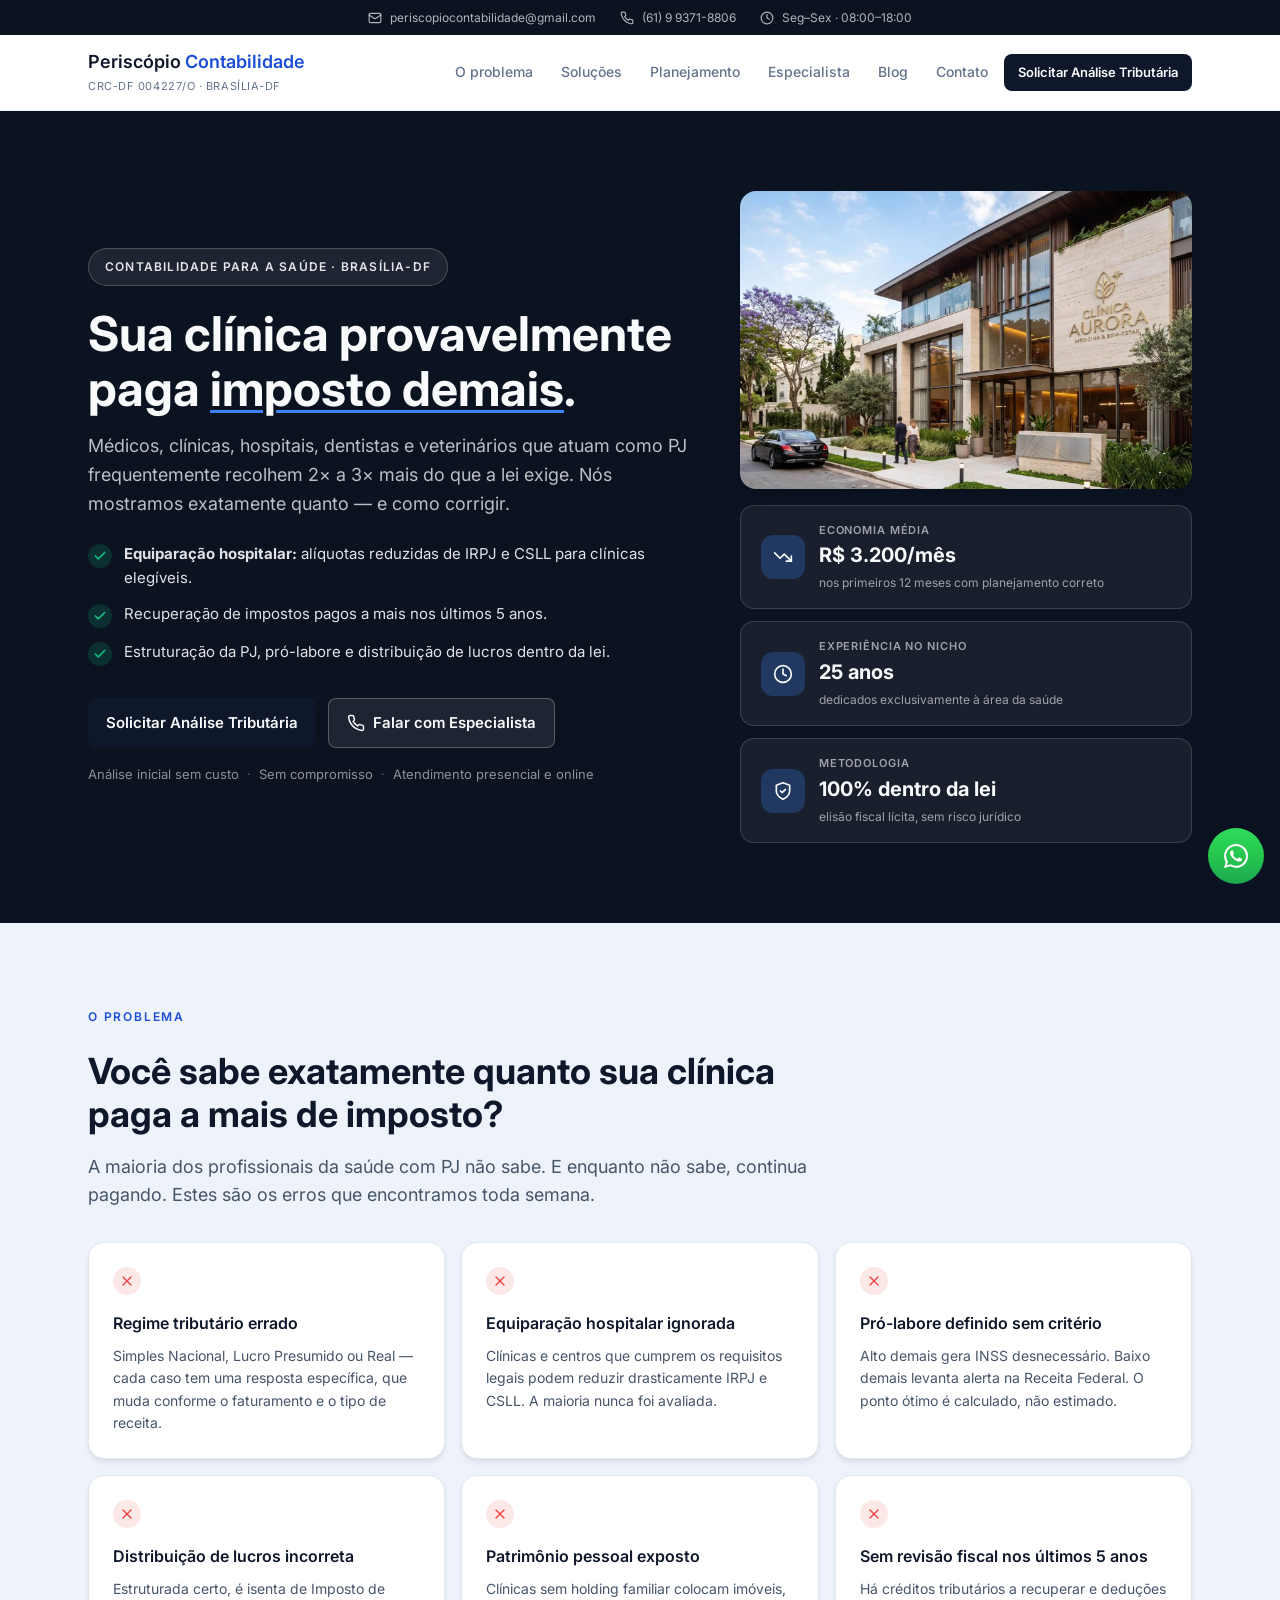
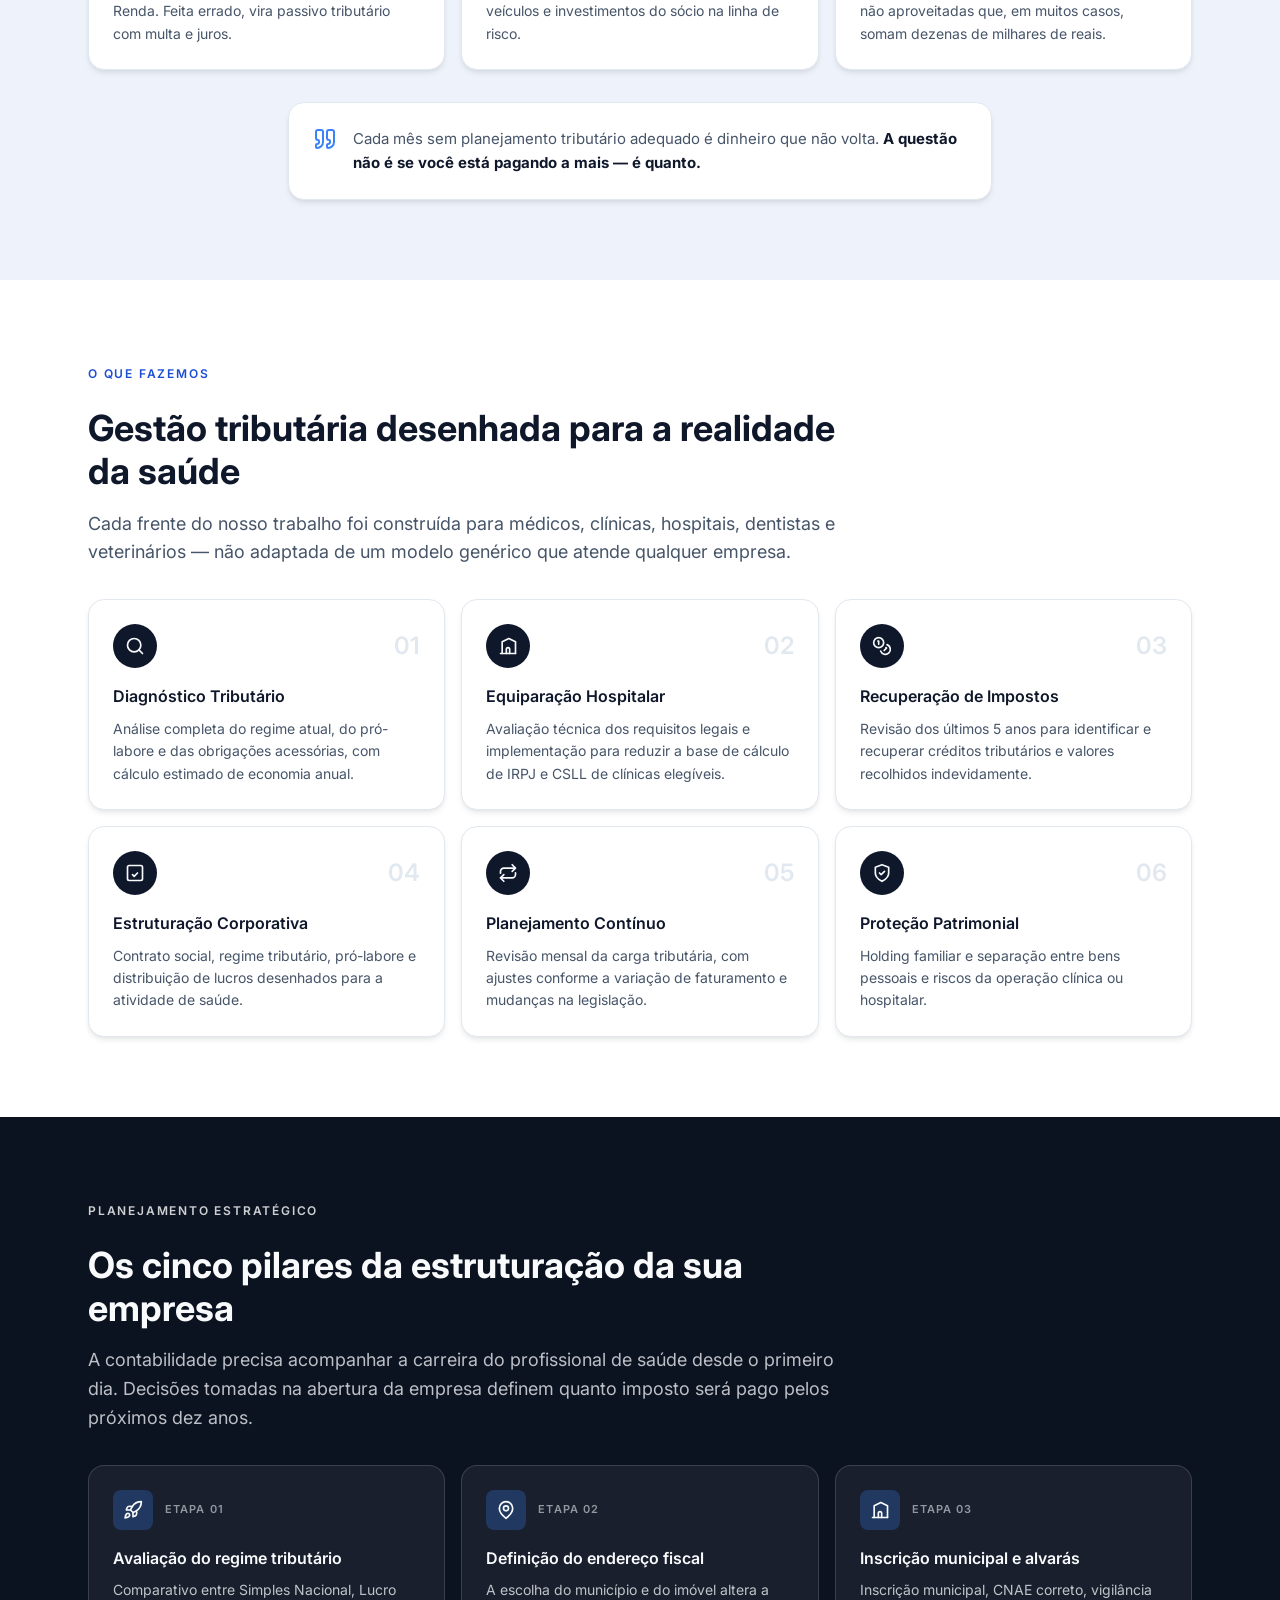
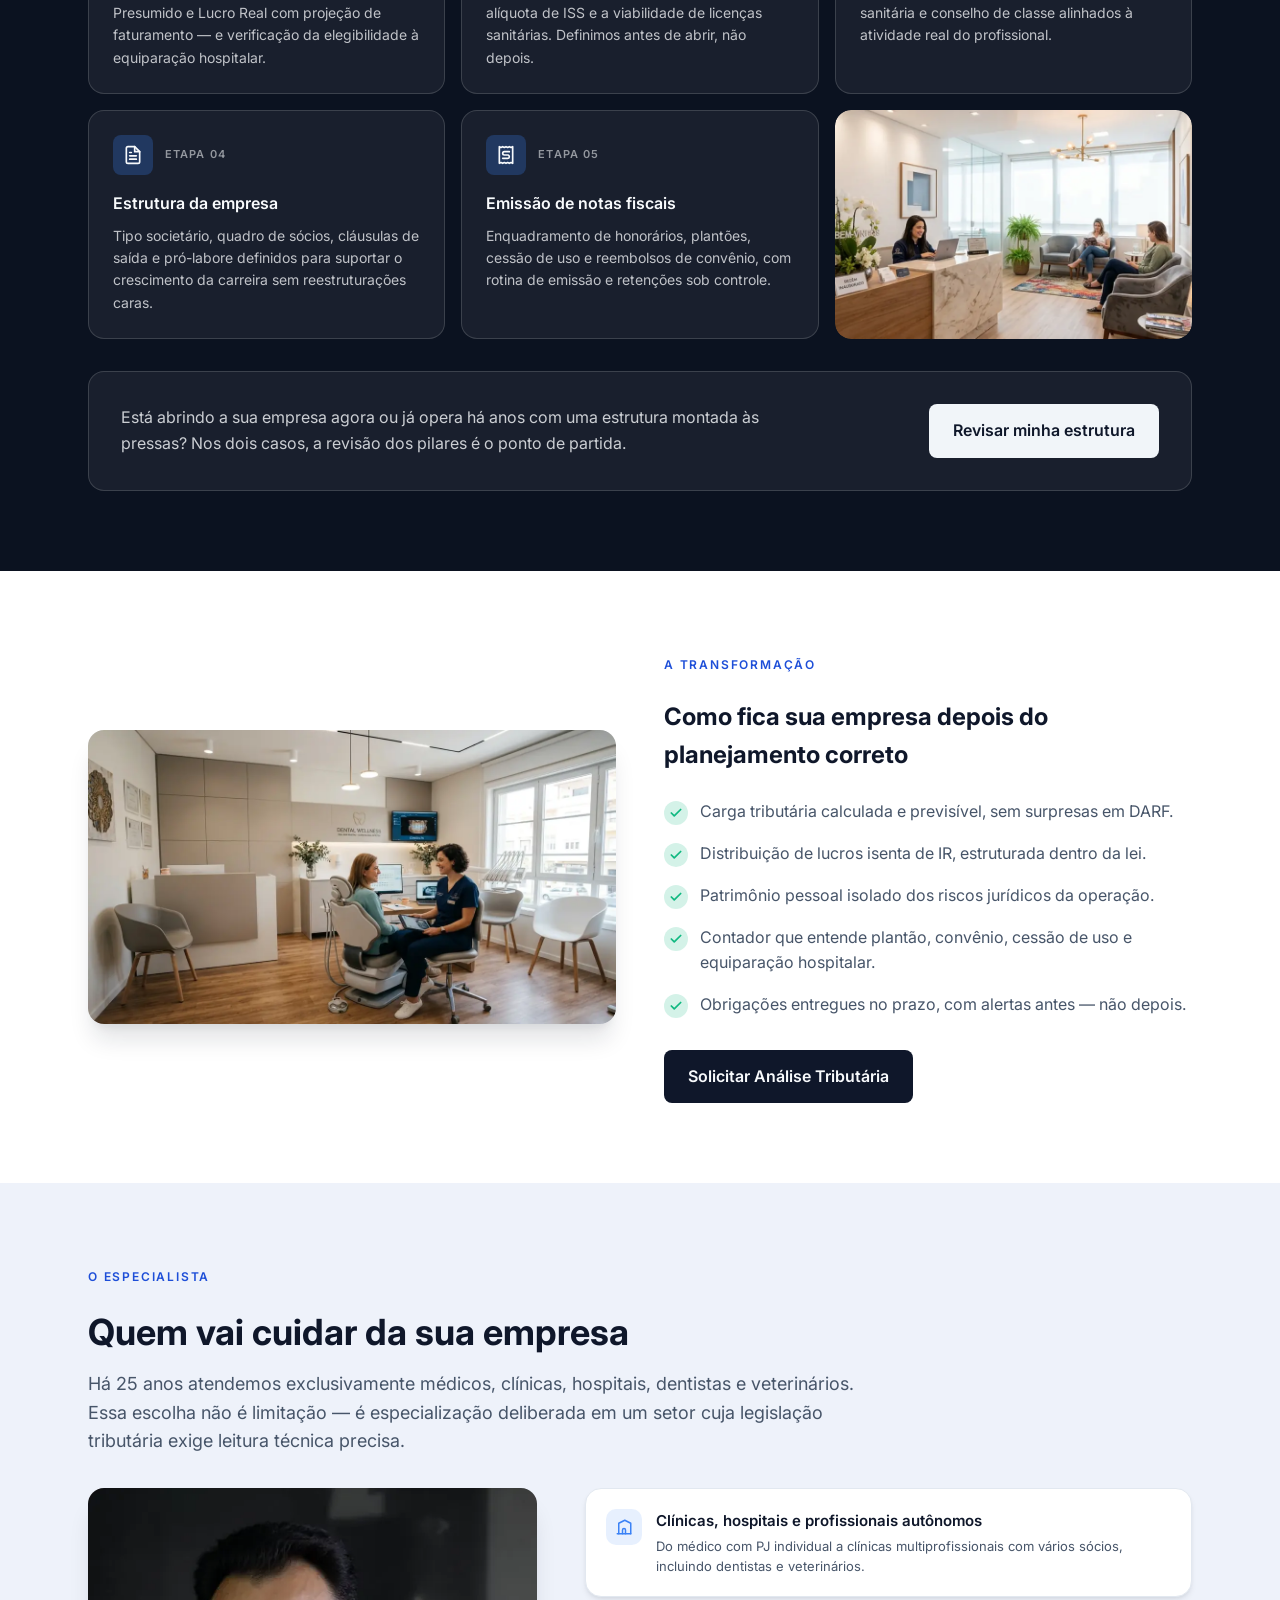
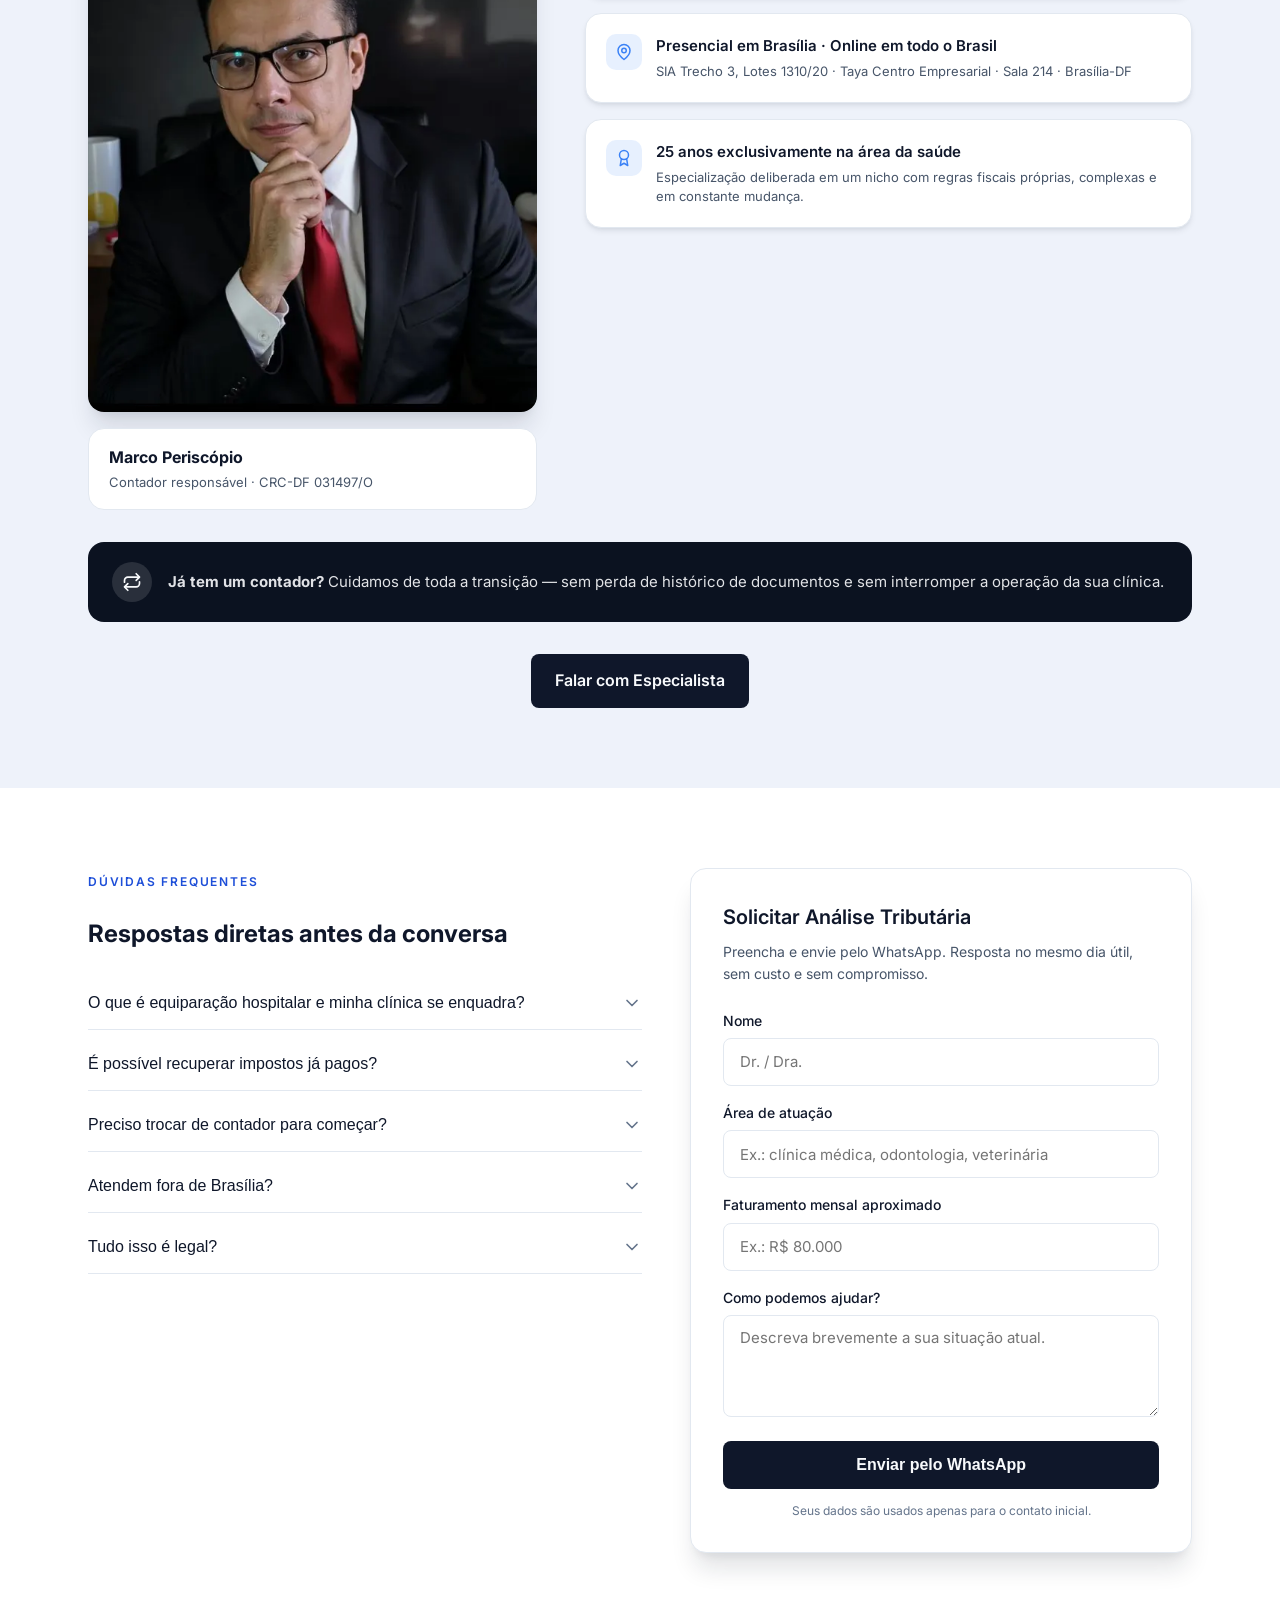
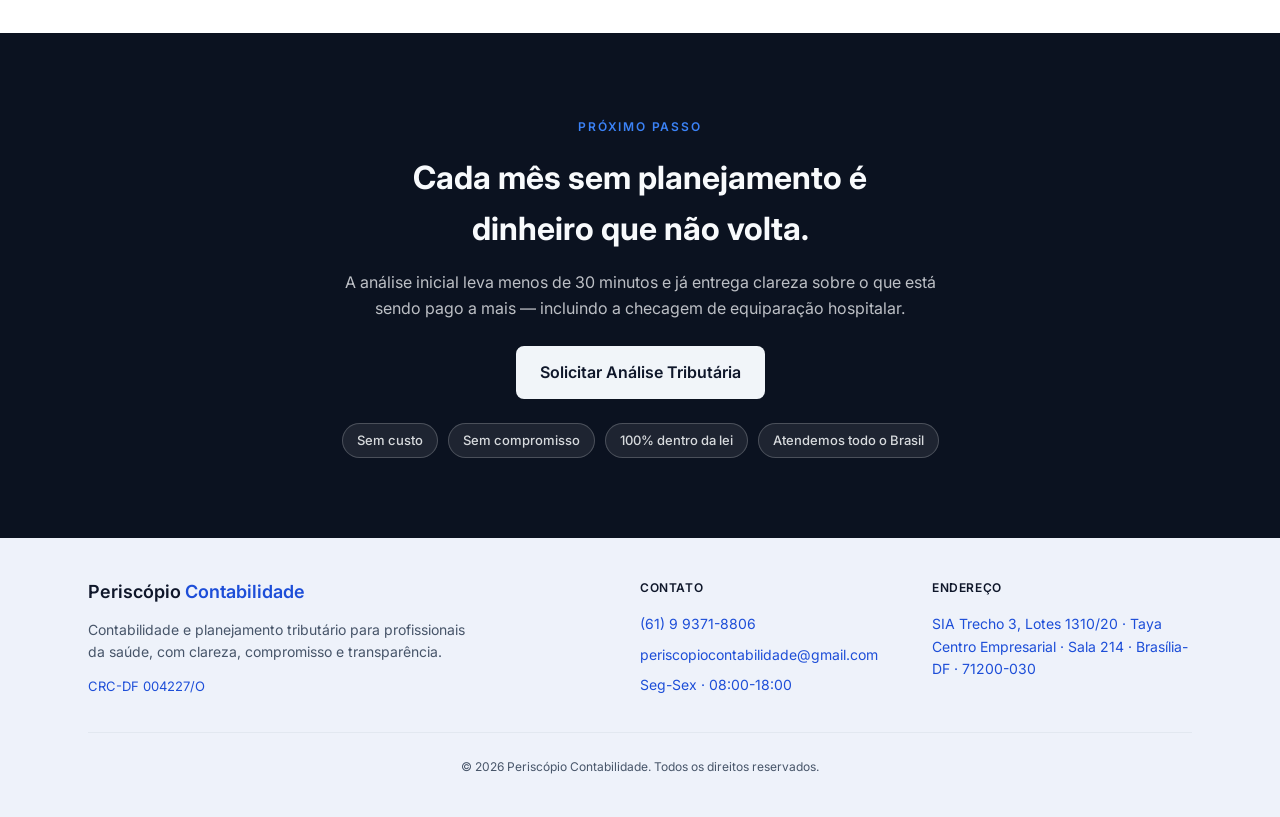
<file: index.html>
<!DOCTYPE html>
<html lang="pt-BR">
<head>
  <meta charset="UTF-8" />
  <meta name="viewport" content="width=device-width, initial-scale=1.0" />

  <!-- ==================== SEO on-page ==================== -->
  <title>Contabilidade para Médicos e Clínicas em Brasília-DF</title>
  <meta name="description" content="Reduza a carga tributária da sua clínica com equiparação hospitalar e recuperação de impostos. Diagnóstico gratuito com especialistas em saúde há 25 anos." />
  <meta name="robots" content="index, follow, max-image-preview:large" />
  <meta name="author" content="Periscópio Contabilidade" />
  <meta name="theme-color" content="#0b1220" />
  <!-- TODO: atualizar para o domínio definitivo antes de publicar -->
  <link rel="canonical" href="https://www.periscopiocontabilidade.com.br/" />

  <!-- ==================== Open Graph / Facebook ==================== -->
  <meta property="og:type" content="website" />
  <meta property="og:locale" content="pt_BR" />
  <meta property="og:site_name" content="Periscópio Contabilidade" />
  <meta property="og:url" content="https://www.periscopiocontabilidade.com.br/" />
  <meta property="og:title" content="Contabilidade para Médicos e Clínicas em Brasília-DF | Periscópio" />
  <meta property="og:description" content="Reduza a carga tributária da sua clínica com equiparação hospitalar e recuperação de impostos. Diagnóstico gratuito com especialistas em saúde há 25 anos." />
  <meta property="og:image" content="https://www.periscopiocontabilidade.com.br/images/clinica-hero.webp" />
  <meta property="og:image:width" content="1440" />
  <meta property="og:image:height" content="949" />
  <meta property="og:image:alt" content="Fachada de clínica médica em Brasília atendida pela Periscópio Contabilidade" />

  <!-- ==================== Twitter Card ==================== -->
  <meta name="twitter:card" content="summary_large_image" />
  <meta name="twitter:title" content="Contabilidade para Médicos e Clínicas em Brasília-DF | Periscópio" />
  <meta name="twitter:description" content="Reduza a carga tributária da sua clínica com equiparação hospitalar e recuperação de impostos. Diagnóstico gratuito com especialistas em saúde há 25 anos." />
  <meta name="twitter:image" content="https://www.periscopiocontabilidade.com.br/images/clinica-hero.webp" />
  <meta name="twitter:image:alt" content="Fachada de clínica médica em Brasília atendida pela Periscópio Contabilidade" />

  <!-- ==================== Favicon ==================== -->
  <link rel="icon" href="/favicon.ico" sizes="any" />
  <link rel="icon" type="image/png" sizes="16x16" href="/images/favicon-16.png" />
  <link rel="icon" type="image/png" sizes="32x32" href="/images/favicon-32.png" />
  <link rel="icon" type="image/png" sizes="48x48" href="/images/favicon-48.png" />
  <link rel="apple-touch-icon" sizes="180x180" href="/images/apple-touch-icon.png" />

  <!-- ==================== Performance: fontes e imagem LCP ==================== -->
  <link rel="preconnect" href="https://fonts.googleapis.com" />
  <link rel="preconnect" href="https://fonts.gstatic.com" crossorigin />
  <link href="https://fonts.googleapis.com/css2?family=Inter:wght@400;500;600;700&display=swap" rel="stylesheet" />
  <link rel="preload" as="image" href="/images/clinica-hero.webp" type="image/webp" fetchpriority="high" />

  <!-- ==================== Dados estruturados (E-E-A-T / rich results) ==================== -->
  <script type="application/ld+json">
  {
    "@context": "https://schema.org",
    "@type": "AccountingService",
    "name": "Periscópio Contabilidade",
    "alternateName": "Periscópio Contabilidade para Saúde",
    "description": "Contabilidade especializada em médicos, clínicas, hospitais, dentistas e veterinários: equiparação hospitalar, recuperação de impostos e planejamento tributário.",
    "url": "https://www.periscopiocontabilidade.com.br/",
    "telephone": "+5561993718806",
    "email": "periscopiocontabilidade@gmail.com",
    "priceRange": "$$",
    "image": "https://www.periscopiocontabilidade.com.br/images/clinica-hero.webp",
    "address": {
      "@type": "PostalAddress",
      "streetAddress": "SIA Trecho 3, Lotes 1310/20, Taya Centro Empresarial, Sala 214",
      "addressLocality": "Brasília",
      "addressRegion": "DF",
      "postalCode": "71200-030",
      "addressCountry": "BR"
    },
    "areaServed": [
      { "@type": "City", "name": "Brasília" },
      { "@type": "Country", "name": "Brasil" }
    ],
    "openingHoursSpecification": {
      "@type": "OpeningHoursSpecification",
      "dayOfWeek": ["Monday", "Tuesday", "Wednesday", "Thursday", "Friday"],
      "opens": "08:00",
      "closes": "18:00"
    },
    "founder": {
      "@type": "Person",
      "name": "Marco Periscópio",
      "jobTitle": "Contador responsável"
    },
    "knowsAbout": [
      "Equiparação hospitalar",
      "Planejamento tributário",
      "Recuperação de impostos",
      "Contabilidade para médicos",
      "Contabilidade para clínicas"
    ]
  }
  </script>

  <link rel="stylesheet" href="/styles.css" />
</head>
<body>
  <a href="#conteudo" class="skip-link">Pular para o conteúdo principal</a>

  <!-- Top bar -->
  <div class="top-bar">
    <div class="container">
      <div class="top-bar-inner">
        <a href="mailto:periscopiocontabilidade@gmail.com">
          <svg xmlns="http://www.w3.org/2000/svg" aria-hidden="true" focusable="false" width="14" height="14" viewBox="0 0 24 24" fill="none" stroke="currentColor" stroke-width="2" stroke-linecap="round" stroke-linejoin="round"><rect width="20" height="16" x="2" y="4" rx="2"/><path d="m22 7-8.97 5.7a1.94 1.94 0 0 1-2.06 0L2 7"/></svg>
          periscopiocontabilidade@gmail.com
        </a>
        <a href="tel:+5561993718806">
          <svg xmlns="http://www.w3.org/2000/svg" aria-hidden="true" focusable="false" width="14" height="14" viewBox="0 0 24 24" fill="none" stroke="currentColor" stroke-width="2" stroke-linecap="round" stroke-linejoin="round"><path d="M22 16.92v3a2 2 0 0 1-2.18 2 19.79 19.79 0 0 1-8.63-3.07 19.5 19.5 0 0 1-6-6 19.79 19.79 0 0 1-3.07-8.67A2 2 0 0 1 4.11 2h3a2 2 0 0 1 2 1.72 12.84 12.84 0 0 0 .7 2.81 2 2 0 0 1-.45 2.11L8.09 9.91a16 16 0 0 0 6 6l1.27-1.27a2 2 0 0 1 2.11-.45 12.84 12.84 0 0 0 2.81.7A2 2 0 0 1 22 16.92z"/></svg>
          (61) 9 9371-8806
        </a>
        <span>
          <svg xmlns="http://www.w3.org/2000/svg" aria-hidden="true" focusable="false" width="14" height="14" viewBox="0 0 24 24" fill="none" stroke="currentColor" stroke-width="2" stroke-linecap="round" stroke-linejoin="round"><circle cx="12" cy="12" r="10"/><polyline points="12 6 12 12 16 14"/></svg>
          Seg–Sex · 08:00–18:00
        </span>
      </div>
    </div>
  </div>

  <!-- Header -->
  <header class="site-header">
    <div class="container">
      <div class="header-inner">
        <a href="/" class="brand" aria-label="Periscópio Contabilidade, página inicial">
          <span class="brand-name">Periscópio <span>Contabilidade</span></span>
          <span class="brand-meta">CRC-DF 004227/O · Brasília-DF</span>
        </a>
        <div class="header-actions">
          <nav class="desktop-nav" aria-label="Navegação principal">
            <a href="#problema" class="nav-link">O problema</a>
            <a href="#solucoes" class="nav-link">Soluções</a>
            <a href="#planejamento" class="nav-link">Planejamento</a>
            <a href="#especialista" class="nav-link">Especialista</a>
            <a href="/blog/" class="nav-link">Blog</a>
            <a href="#contato" class="nav-link">Contato</a>
          </nav>
          <a href="https://wa.me/5561993718806?text=Ol%C3%A1%2C%20vim%20pelo%20site%20e%20quero%20solicitar%20a%20an%C3%A1lise%20tribut%C3%A1ria%20da%20minha%20PJ%20da%20sa%C3%BAde." target="_blank" rel="noopener" class="btn btn-primary btn-sm hidden-sm">
            Solicitar Análise Tributária
          </a>
          <button class="menu-toggle" type="button" aria-label="Abrir menu" aria-expanded="false" onclick="toggleMenu()">
            <svg xmlns="http://www.w3.org/2000/svg" aria-hidden="true" focusable="false" width="20" height="20" viewBox="0 0 24 24" fill="none" stroke="currentColor" stroke-width="2" stroke-linecap="round" stroke-linejoin="round"><line x1="4" x2="20" y1="12" y2="12"/><line x1="4" x2="20" y1="6" y2="6"/><line x1="4" x2="20" y1="18" y2="18"/></svg>
          </button>
        </div>
      </div>
    </div>
    <nav class="mobile-nav" id="mobileNav" aria-label="Navegação móvel">
      <a href="#problema" onclick="closeMenu()">O problema</a>
      <a href="#solucoes" onclick="closeMenu()">Soluções</a>
      <a href="#planejamento" onclick="closeMenu()">Planejamento</a>
      <a href="#especialista" onclick="closeMenu()">Especialista</a>
      <a href="/blog/" onclick="closeMenu()">Blog</a>
      <a href="#contato" onclick="closeMenu()">Contato</a>
      <a href="https://wa.me/5561993718806?text=Ol%C3%A1%2C%20vim%20pelo%20site%20e%20quero%20solicitar%20a%20an%C3%A1lise%20tribut%C3%A1ria%20da%20minha%20PJ%20da%20sa%C3%BAde." target="_blank" rel="noopener" class="btn btn-primary btn-lg btn-full">
        Solicitar Análise Tributária
      </a>
    </nav>
  </header>

  <main id="conteudo">
  <!-- Hero -->
  <section class="hero">
    <div class="container">
      <div class="hero-grid">
        <div>
          <span class="hero-badge">Contabilidade para a saúde · Brasília-DF</span>
          <h1>Sua clínica provavelmente paga <span class="hero-underline">imposto demais</span>.</h1>
          <p class="lead">
            Médicos, clínicas, hospitais, dentistas e veterinários que atuam como PJ frequentemente recolhem 2× a 3× mais do que a lei exige. Nós mostramos exatamente quanto — e como corrigir.
          </p>
          <div class="hero-benefits">
            <div class="hero-benefit">
              <span class="icon-check"><svg xmlns="http://www.w3.org/2000/svg" aria-hidden="true" focusable="false" viewBox="0 0 24 24" fill="none" stroke="currentColor" stroke-width="3" stroke-linecap="round" stroke-linejoin="round"><polyline points="20 6 9 17 4 12"/></svg></span>
              <span><strong>Equiparação hospitalar:</strong> alíquotas reduzidas de IRPJ e CSLL para clínicas elegíveis.</span>
            </div>
            <div class="hero-benefit">
              <span class="icon-check"><svg xmlns="http://www.w3.org/2000/svg" aria-hidden="true" focusable="false" viewBox="0 0 24 24" fill="none" stroke="currentColor" stroke-width="3" stroke-linecap="round" stroke-linejoin="round"><polyline points="20 6 9 17 4 12"/></svg></span>
              <span>Recuperação de impostos pagos a mais nos últimos 5 anos.</span>
            </div>
            <div class="hero-benefit">
              <span class="icon-check"><svg xmlns="http://www.w3.org/2000/svg" aria-hidden="true" focusable="false" viewBox="0 0 24 24" fill="none" stroke="currentColor" stroke-width="3" stroke-linecap="round" stroke-linejoin="round"><polyline points="20 6 9 17 4 12"/></svg></span>
              <span>Estruturação da PJ, pró-labore e distribuição de lucros dentro da lei.</span>
            </div>
          </div>
          <div class="hero-ctas">
            <a href="https://wa.me/5561993718806?text=Ol%C3%A1%2C%20vim%20pelo%20site%20e%20quero%20solicitar%20a%20an%C3%A1lise%20tribut%C3%A1ria%20da%20minha%20PJ%20da%20sa%C3%BAde." target="_blank" rel="noopener" class="btn btn-primary btn-lg">
              Solicitar Análise Tributária
            </a>
            <a href="https://wa.me/5561993718806?text=Ol%C3%A1%2C%20gostaria%20de%20falar%20com%20um%20especialista%20sobre%20equipara%C3%A7%C3%A3o%20hospitalar%20e%20redu%C3%A7%C3%A3o%20de%20impostos." target="_blank" rel="noopener" class="btn btn-outline-light btn-lg">
              <svg xmlns="http://www.w3.org/2000/svg" aria-hidden="true" focusable="false" viewBox="0 0 24 24" fill="none" stroke="currentColor" stroke-width="2" stroke-linecap="round" stroke-linejoin="round" width="18" height="18"><path d="M22 16.92v3a2 2 0 0 1-2.18 2 19.79 19.79 0 0 1-8.63-3.07 19.5 19.5 0 0 1-6-6 19.79 19.79 0 0 1-3.07-8.67A2 2 0 0 1 4.11 2h3a2 2 0 0 1 2 1.72 12.84 12.84 0 0 0 .7 2.81 2 2 0 0 1-.45 2.11L8.09 9.91a16 16 0 0 0 6 6l1.27-1.27a2 2 0 0 1 2.11-.45 12.84 12.84 0 0 0 2.81.7A2 2 0 0 1 22 16.92z"/></svg>
              Falar com Especialista
            </a>
          </div>
          <p class="hero-microcopy">
            <span>Análise inicial sem custo</span>
            <span class="dot">·</span>
            <span>Sem compromisso</span>
            <span class="dot">·</span>
            <span>Atendimento presencial e online</span>
          </p>
        </div>
        <div class="hero-media">
          <img src="/images/clinica-hero.webp" alt="Fachada de clínica médica em Brasília atendida pela Periscópio Contabilidade" class="hero-image" width="1440" height="949" fetchpriority="high" loading="eager" decoding="async" />
          <div class="hero-stats">
            <div class="hero-stat-card">
              <span class="hero-stat-icon">
                <svg xmlns="http://www.w3.org/2000/svg" aria-hidden="true" focusable="false" viewBox="0 0 24 24" fill="none" stroke="currentColor" stroke-width="2" stroke-linecap="round" stroke-linejoin="round"><polyline points="22 17 13.5 8.5 8.5 13.5 2 7"/><polyline points="16 17 22 17 22 11"/></svg>
              </span>
              <div>
                <span class="hero-stat-label">Economia média</span>
                <strong class="hero-stat-value">R$ 3.200/mês</strong>
                <p class="hero-stat-note">nos primeiros 12 meses com planejamento correto</p>
              </div>
            </div>
            <div class="hero-stat-card">
              <span class="hero-stat-icon">
                <svg xmlns="http://www.w3.org/2000/svg" aria-hidden="true" focusable="false" viewBox="0 0 24 24" fill="none" stroke="currentColor" stroke-width="2" stroke-linecap="round" stroke-linejoin="round"><circle cx="12" cy="12" r="10"/><polyline points="12 6 12 12 16 14"/></svg>
              </span>
              <div>
                <span class="hero-stat-label">Experiência no nicho</span>
                <strong class="hero-stat-value">25 anos</strong>
                <p class="hero-stat-note">dedicados exclusivamente à área da saúde</p>
              </div>
            </div>
            <div class="hero-stat-card">
              <span class="hero-stat-icon">
                <svg xmlns="http://www.w3.org/2000/svg" aria-hidden="true" focusable="false" viewBox="0 0 24 24" fill="none" stroke="currentColor" stroke-width="2" stroke-linecap="round" stroke-linejoin="round"><path d="M12 22s8-4 8-10V5l-8-3-8 3v7c0 6 8 10 8 10"/><path d="m9 12 2 2 4-4"/></svg>
              </span>
              <div>
                <span class="hero-stat-label">Metodologia</span>
                <strong class="hero-stat-value">100% dentro da lei</strong>
                <p class="hero-stat-note">elisão fiscal lícita, sem risco jurídico</p>
              </div>
            </div>
          </div>
        </div>
      </div>
    </div>
  </section>

  <!-- Problema -->
  <section id="problema" class="problem-section">
    <div class="container">
      <div class="section-header">
        <span class="eyebrow">O problema</span>
        <h2>Você sabe exatamente quanto sua clínica paga a mais de imposto?</h2>
        <p>
          A maioria dos profissionais da saúde com PJ não sabe. E enquanto não sabe, continua pagando. Estes são os erros que encontramos toda semana.
        </p>
      </div>
      <div class="cards-grid">
        <article class="card">
          <div class="card-header">
            <span class="icon-alert">
              <svg xmlns="http://www.w3.org/2000/svg" aria-hidden="true" focusable="false" viewBox="0 0 24 24" fill="none" stroke="currentColor" stroke-width="2" stroke-linecap="round" stroke-linejoin="round"><path d="M18 6 6 18"/><path d="m6 6 12 12"/></svg>
            </span>
          </div>
          <h3>Regime tributário errado</h3>
          <p>Simples Nacional, Lucro Presumido ou Real — cada caso tem uma resposta específica, que muda conforme o faturamento e o tipo de receita.</p>
        </article>
        <article class="card">
          <div class="card-header">
            <span class="icon-alert">
              <svg xmlns="http://www.w3.org/2000/svg" aria-hidden="true" focusable="false" viewBox="0 0 24 24" fill="none" stroke="currentColor" stroke-width="2" stroke-linecap="round" stroke-linejoin="round"><path d="M18 6 6 18"/><path d="m6 6 12 12"/></svg>
            </span>
          </div>
          <h3>Equiparação hospitalar ignorada</h3>
          <p>Clínicas e centros que cumprem os requisitos legais podem reduzir drasticamente IRPJ e CSLL. A maioria nunca foi avaliada.</p>
        </article>
        <article class="card">
          <div class="card-header">
            <span class="icon-alert">
              <svg xmlns="http://www.w3.org/2000/svg" aria-hidden="true" focusable="false" viewBox="0 0 24 24" fill="none" stroke="currentColor" stroke-width="2" stroke-linecap="round" stroke-linejoin="round"><path d="M18 6 6 18"/><path d="m6 6 12 12"/></svg>
            </span>
          </div>
          <h3>Pró-labore definido sem critério</h3>
          <p>Alto demais gera INSS desnecessário. Baixo demais levanta alerta na Receita Federal. O ponto ótimo é calculado, não estimado.</p>
        </article>
        <article class="card">
          <div class="card-header">
            <span class="icon-alert">
              <svg xmlns="http://www.w3.org/2000/svg" aria-hidden="true" focusable="false" viewBox="0 0 24 24" fill="none" stroke="currentColor" stroke-width="2" stroke-linecap="round" stroke-linejoin="round"><path d="M18 6 6 18"/><path d="m6 6 12 12"/></svg>
            </span>
          </div>
          <h3>Distribuição de lucros incorreta</h3>
          <p>Estruturada certo, é isenta de Imposto de Renda. Feita errado, vira passivo tributário com multa e juros.</p>
        </article>
        <article class="card">
          <div class="card-header">
            <span class="icon-alert">
              <svg xmlns="http://www.w3.org/2000/svg" aria-hidden="true" focusable="false" viewBox="0 0 24 24" fill="none" stroke="currentColor" stroke-width="2" stroke-linecap="round" stroke-linejoin="round"><path d="M18 6 6 18"/><path d="m6 6 12 12"/></svg>
            </span>
          </div>
          <h3>Patrimônio pessoal exposto</h3>
          <p>Clínicas sem holding familiar colocam imóveis, veículos e investimentos do sócio na linha de risco.</p>
        </article>
        <article class="card">
          <div class="card-header">
            <span class="icon-alert">
              <svg xmlns="http://www.w3.org/2000/svg" aria-hidden="true" focusable="false" viewBox="0 0 24 24" fill="none" stroke="currentColor" stroke-width="2" stroke-linecap="round" stroke-linejoin="round"><path d="M18 6 6 18"/><path d="m6 6 12 12"/></svg>
            </span>
          </div>
          <h3>Sem revisão fiscal nos últimos 5 anos</h3>
          <p>Há créditos tributários a recuperar e deduções não aproveitadas que, em muitos casos, somam dezenas de milhares de reais.</p>
        </article>
      </div>
      <div class="problem-quote">
        <span class="problem-quote-icon">
          <svg xmlns="http://www.w3.org/2000/svg" aria-hidden="true" focusable="false" viewBox="0 0 24 24" fill="none" stroke="currentColor" stroke-width="2" stroke-linecap="round" stroke-linejoin="round"><path d="M16 3a2 2 0 0 0-2 2v6a2 2 0 0 0 2 2 1 1 0 0 1 1 1v1a2 2 0 0 1-2 2 1 1 0 0 0-1 1v2a1 1 0 0 0 1 1 6 6 0 0 0 6-6V5a2 2 0 0 0-2-2z"/><path d="M5 3a2 2 0 0 0-2 2v6a2 2 0 0 0 2 2 1 1 0 0 1 1 1v1a2 2 0 0 1-2 2 1 1 0 0 0-1 1v2a1 1 0 0 0 1 1 6 6 0 0 0 6-6V5a2 2 0 0 0-2-2z"/></svg>
        </span>
        <p>Cada mês sem planejamento tributário adequado é dinheiro que não volta. <strong>A questão não é se você está pagando a mais — é quanto.</strong></p>
      </div>
    </div>
  </section>

  <!-- Soluções -->
  <section id="solucoes">
    <div class="container">
      <div class="section-header">
        <span class="eyebrow">O que fazemos</span>
        <h2>Gestão tributária desenhada para a realidade da saúde</h2>
        <p>
          Cada frente do nosso trabalho foi construída para médicos, clínicas, hospitais, dentistas e veterinários — não adaptada de um modelo genérico que atende qualquer empresa.
        </p>
      </div>
      <div class="cards-grid">
        <article class="card">
          <div class="card-header">
            <span class="card-icon">
              <svg xmlns="http://www.w3.org/2000/svg" aria-hidden="true" focusable="false" viewBox="0 0 24 24" fill="none" stroke="currentColor" stroke-width="2" stroke-linecap="round" stroke-linejoin="round"><circle cx="11" cy="11" r="8"/><path d="m21 21-4.3-4.3"/></svg>
            </span>
            <span class="card-number">01</span>
          </div>
          <h3>Diagnóstico Tributário</h3>
          <p>Análise completa do regime atual, do pró-labore e das obrigações acessórias, com cálculo estimado de economia anual.</p>
        </article>
        <article class="card">
          <div class="card-header">
            <span class="card-icon">
              <svg xmlns="http://www.w3.org/2000/svg" aria-hidden="true" focusable="false" viewBox="0 0 24 24" fill="none" stroke="currentColor" stroke-width="2" stroke-linecap="round" stroke-linejoin="round"><path d="M3 21h18"/><path d="M5 21V7l8-4 8 4v14"/><path d="M14 21v-5a2 2 0 0 0-4 0v5"/></svg>
            </span>
            <span class="card-number">02</span>
          </div>
          <h3>Equiparação Hospitalar</h3>
          <p>Avaliação técnica dos requisitos legais e implementação para reduzir a base de cálculo de IRPJ e CSLL de clínicas elegíveis.</p>
        </article>
        <article class="card">
          <div class="card-header">
            <span class="card-icon">
              <svg xmlns="http://www.w3.org/2000/svg" aria-hidden="true" focusable="false" viewBox="0 0 24 24" fill="none" stroke="currentColor" stroke-width="2" stroke-linecap="round" stroke-linejoin="round"><circle cx="8" cy="8" r="6"/><path d="M18.09 10.37A6 6 0 1 1 10.34 18"/><path d="M7 6h1v4"/><path d="m16.71 13.88.7.71-2.82 2.82"/></svg>
            </span>
            <span class="card-number">03</span>
          </div>
          <h3>Recuperação de Impostos</h3>
          <p>Revisão dos últimos 5 anos para identificar e recuperar créditos tributários e valores recolhidos indevidamente.</p>
        </article>
        <article class="card">
          <div class="card-header">
            <span class="card-icon">
              <svg xmlns="http://www.w3.org/2000/svg" aria-hidden="true" focusable="false" viewBox="0 0 24 24" fill="none" stroke="currentColor" stroke-width="2" stroke-linecap="round" stroke-linejoin="round"><rect width="18" height="18" x="3" y="3" rx="2"/><path d="M9 14l2 2 4-4"/></svg>
            </span>
            <span class="card-number">04</span>
          </div>
          <h3>Estruturação Corporativa</h3>
          <p>Contrato social, regime tributário, pró-labore e distribuição de lucros desenhados para a atividade de saúde.</p>
        </article>
        <article class="card">
          <div class="card-header">
            <span class="card-icon">
              <svg xmlns="http://www.w3.org/2000/svg" aria-hidden="true" focusable="false" viewBox="0 0 24 24" fill="none" stroke="currentColor" stroke-width="2" stroke-linecap="round" stroke-linejoin="round"><path d="M17 2.1l4 4-4 4"/><path d="M3 12.2v-2a4 4 0 0 1 4-4h12.8M7 21.9l-4-4 4-4"/><path d="M21 11.8v2a4 4 0 0 1-4 4H4.2"/></svg>
            </span>
            <span class="card-number">05</span>
          </div>
          <h3>Planejamento Contínuo</h3>
          <p>Revisão mensal da carga tributária, com ajustes conforme a variação de faturamento e mudanças na legislação.</p>
        </article>
        <article class="card">
          <div class="card-header">
            <span class="card-icon">
              <svg xmlns="http://www.w3.org/2000/svg" aria-hidden="true" focusable="false" viewBox="0 0 24 24" fill="none" stroke="currentColor" stroke-width="2" stroke-linecap="round" stroke-linejoin="round"><path d="M12 22s8-4 8-10V5l-8-3-8 3v7c0 6 8 10 8 10"/><path d="m9 12 2 2 4-4"/></svg>
            </span>
            <span class="card-number">06</span>
          </div>
          <h3>Proteção Patrimonial</h3>
          <p>Holding familiar e separação entre bens pessoais e riscos da operação clínica ou hospitalar.</p>
        </article>
      </div>
    </div>
  </section>

  <!-- Planejamento -->
  <section id="planejamento" class="navy-section">
    <div class="container">
      <div class="section-header">
        <span class="eyebrow">Planejamento estratégico</span>
        <h2>Os cinco pilares da estruturação da sua empresa</h2>
        <p>
          A contabilidade precisa acompanhar a carreira do profissional de saúde desde o primeiro dia. Decisões tomadas na abertura da empresa definem quanto imposto será pago pelos próximos dez anos.
        </p>
      </div>
      <ol class="pillars-grid">
        <li class="pillar">
          <div class="pillar-header">
            <span class="pillar-icon">
              <svg xmlns="http://www.w3.org/2000/svg" aria-hidden="true" focusable="false" viewBox="0 0 24 24" fill="none" stroke="currentColor" stroke-width="2" stroke-linecap="round" stroke-linejoin="round"><path d="M4.5 16.5c-1.5 1.26-2 5-2 5s3.74-.5 5-2c.71-.84.7-2.13-.09-2.91a2.18 2.18 0 0 0-2.91-.09z"/><path d="m12 15-3-3a22 22 0 0 1 2-3.95A12.88 12.88 0 0 1 22 2c0 2.72-.78 7.5-6 11a22.35 22.35 0 0 1-4 2z"/><path d="M9 12H4s.55-3.03 2-4c1.62-1.08 5 0 5 0"/><path d="M12 15v5s3.03-.55 4-2c1.08-1.62 0-5 0-5"/></svg>
            </span>
            <span class="pillar-step">Etapa 01</span>
          </div>
          <h3>Avaliação do regime tributário</h3>
          <p>Comparativo entre Simples Nacional, Lucro Presumido e Lucro Real com projeção de faturamento — e verificação da elegibilidade à equiparação hospitalar.</p>
        </li>
        <li class="pillar">
          <div class="pillar-header">
            <span class="pillar-icon">
              <svg xmlns="http://www.w3.org/2000/svg" aria-hidden="true" focusable="false" viewBox="0 0 24 24" fill="none" stroke="currentColor" stroke-width="2" stroke-linecap="round" stroke-linejoin="round"><path d="M20 10c0 6-8 12-8 12s-8-6-8-12a8 8 0 0 1 16 0Z"/><circle cx="12" cy="10" r="3"/></svg>
            </span>
            <span class="pillar-step">Etapa 02</span>
          </div>
          <h3>Definição do endereço fiscal</h3>
          <p>A escolha do município e do imóvel altera a alíquota de ISS e a viabilidade de licenças sanitárias. Definimos antes de abrir, não depois.</p>
        </li>
        <li class="pillar">
          <div class="pillar-header">
            <span class="pillar-icon">
              <svg xmlns="http://www.w3.org/2000/svg" aria-hidden="true" focusable="false" viewBox="0 0 24 24" fill="none" stroke="currentColor" stroke-width="2" stroke-linecap="round" stroke-linejoin="round"><path d="M3 21h18"/><path d="M5 21V7l8-4 8 4v14"/><path d="M14 21v-5a2 2 0 0 0-4 0v5"/></svg>
            </span>
            <span class="pillar-step">Etapa 03</span>
          </div>
          <h3>Inscrição municipal e alvarás</h3>
          <p>Inscrição municipal, CNAE correto, vigilância sanitária e conselho de classe alinhados à atividade real do profissional.</p>
        </li>
        <li class="pillar">
          <div class="pillar-header">
            <span class="pillar-icon">
              <svg xmlns="http://www.w3.org/2000/svg" aria-hidden="true" focusable="false" viewBox="0 0 24 24" fill="none" stroke="currentColor" stroke-width="2" stroke-linecap="round" stroke-linejoin="round"><path d="M14 2H6a2 2 0 0 0-2 2v16a2 2 0 0 0 2 2h12a2 2 0 0 0 2-2V8z"/><path d="M14 2v6h6"/><path d="M16 13H8"/><path d="M16 17H8"/><path d="M10 9H8"/></svg>
            </span>
            <span class="pillar-step">Etapa 04</span>
          </div>
          <h3>Estrutura da empresa</h3>
          <p>Tipo societário, quadro de sócios, cláusulas de saída e pró-labore definidos para suportar o crescimento da carreira sem reestruturações caras.</p>
        </li>
        <li class="pillar">
          <div class="pillar-header">
            <span class="pillar-icon">
              <svg xmlns="http://www.w3.org/2000/svg" aria-hidden="true" focusable="false" viewBox="0 0 24 24" fill="none" stroke="currentColor" stroke-width="2" stroke-linecap="round" stroke-linejoin="round"><path d="M4 2v20l2-1 2 1 2-1 2 1 2-1 2 1 2-1 2 1V2l-2 1-2-1-2 1-2-1-2 1-2-1-2 1Z"/><path d="M16 8h-6a2 2 0 1 0 0 4h4a2 2 0 1 1 0 4H8"/></svg>
            </span>
            <span class="pillar-step">Etapa 05</span>
          </div>
          <h3>Emissão de notas fiscais</h3>
          <p>Enquadramento de honorários, plantões, cessão de uso e reembolsos de convênio, com rotina de emissão e retenções sob controle.</p>
        </li>
        <li class="pillar-media">
          <img src="/images/recepcao-consultorio.webp" alt="Recepção de consultório de saúde recém-inaugurado, com sala de espera acolhedora" class="pillar-image" width="906" height="502" loading="lazy" decoding="async" />
        </li>
      </ol>
      <div class="navy-cta">
        <p>Está abrindo a sua empresa agora ou já opera há anos com uma estrutura montada às pressas? Nos dois casos, a revisão dos pilares é o ponto de partida.</p>
        <a href="https://wa.me/5561993718806?text=Ol%C3%A1%2C%20quero%20revisar%20a%20estrutura%C3%A7%C3%A3o%20da%20minha%20empresa%20da%20%C3%A1rea%20da%20sa%C3%BAde." target="_blank" rel="noopener" class="btn btn-secondary btn-lg" style="white-space: nowrap;">
          Revisar minha estrutura
        </a>
      </div>
    </div>
  </section>

  <!-- Transformação -->
  <section>
    <div class="container">
      <div class="two-col">
        <div>
          <img src="/images/consulta-odontologica.webp" alt="Dentista em consulta sorrindo com paciente, exemplo de profissional de saúde atendido pela Periscópio" class="two-col-image" width="1100" height="614" loading="lazy" decoding="async" />
        </div>
        <div>
          <span class="eyebrow">A transformação</span>
          <h2 style="font-size: 1.5rem; margin-top: 0.75rem;">Como fica sua empresa depois do planejamento correto</h2>
          <ul class="checklist">
            <li class="checklist-item">
              <span class="icon-check"><svg xmlns="http://www.w3.org/2000/svg" aria-hidden="true" focusable="false" viewBox="0 0 24 24" fill="none" stroke="currentColor" stroke-width="3" stroke-linecap="round" stroke-linejoin="round"><polyline points="20 6 9 17 4 12"/></svg></span>
              Carga tributária calculada e previsível, sem surpresas em DARF.
            </li>
            <li class="checklist-item">
              <span class="icon-check"><svg xmlns="http://www.w3.org/2000/svg" aria-hidden="true" focusable="false" viewBox="0 0 24 24" fill="none" stroke="currentColor" stroke-width="3" stroke-linecap="round" stroke-linejoin="round"><polyline points="20 6 9 17 4 12"/></svg></span>
              Distribuição de lucros isenta de IR, estruturada dentro da lei.
            </li>
            <li class="checklist-item">
              <span class="icon-check"><svg xmlns="http://www.w3.org/2000/svg" aria-hidden="true" focusable="false" viewBox="0 0 24 24" fill="none" stroke="currentColor" stroke-width="3" stroke-linecap="round" stroke-linejoin="round"><polyline points="20 6 9 17 4 12"/></svg></span>
              Patrimônio pessoal isolado dos riscos jurídicos da operação.
            </li>
            <li class="checklist-item">
              <span class="icon-check"><svg xmlns="http://www.w3.org/2000/svg" aria-hidden="true" focusable="false" viewBox="0 0 24 24" fill="none" stroke="currentColor" stroke-width="3" stroke-linecap="round" stroke-linejoin="round"><polyline points="20 6 9 17 4 12"/></svg></span>
              Contador que entende plantão, convênio, cessão de uso e equiparação hospitalar.
            </li>
            <li class="checklist-item">
              <span class="icon-check"><svg xmlns="http://www.w3.org/2000/svg" aria-hidden="true" focusable="false" viewBox="0 0 24 24" fill="none" stroke="currentColor" stroke-width="3" stroke-linecap="round" stroke-linejoin="round"><polyline points="20 6 9 17 4 12"/></svg></span>
              Obrigações entregues no prazo, com alertas antes — não depois.
            </li>
          </ul>
          <a href="https://wa.me/5561993718806?text=Ol%C3%A1%2C%20vim%20pelo%20site%20e%20quero%20solicitar%20a%20an%C3%A1lise%20tribut%C3%A1ria%20da%20minha%20PJ%20da%20sa%C3%BAde." target="_blank" rel="noopener" class="btn btn-primary btn-lg mt-8">
            Solicitar Análise Tributária
          </a>
        </div>
      </div>
    </div>
  </section>

  <!-- Especialista -->
  <section id="especialista" class="specialist-section">
    <div class="container">
      <div class="section-header">
        <span class="eyebrow">O especialista</span>
        <h2>Quem vai cuidar da sua empresa</h2>
        <p>
          Há 25 anos atendemos exclusivamente médicos, clínicas, hospitais, dentistas e veterinários. Essa escolha não é limitação — é especialização deliberada em um setor cuja legislação tributária exige leitura técnica precisa.
        </p>
      </div>
      <div class="specialist-grid">
        <div>
          <img src="/images/marco-periscopio.webp" alt="Marco Periscópio, contador responsável pela Periscópio Contabilidade, CRC-DF 031497/O" class="two-col-image" width="600" height="700" loading="lazy" decoding="async" />
          <div class="specialist-caption">
            <strong>Marco Periscópio</strong>
            <span>Contador responsável · CRC-DF 031497/O</span>
          </div>
        </div>
        <div class="specialist-features">
          <div class="specialist-feature">
            <span class="specialist-feature-icon">
              <svg xmlns="http://www.w3.org/2000/svg" aria-hidden="true" focusable="false" viewBox="0 0 24 24" fill="none" stroke="currentColor" stroke-width="2" stroke-linecap="round" stroke-linejoin="round"><path d="M3 21h18"/><path d="M5 21V7l8-4 8 4v14"/><path d="M14 21v-5a2 2 0 0 0-4 0v5"/></svg>
            </span>
            <div>
              <h3>Clínicas, hospitais e profissionais autônomos</h3>
              <p>Do médico com PJ individual a clínicas multiprofissionais com vários sócios, incluindo dentistas e veterinários.</p>
            </div>
          </div>
          <div class="specialist-feature">
            <span class="specialist-feature-icon">
              <svg xmlns="http://www.w3.org/2000/svg" aria-hidden="true" focusable="false" viewBox="0 0 24 24" fill="none" stroke="currentColor" stroke-width="2" stroke-linecap="round" stroke-linejoin="round"><path d="M20 10c0 6-8 12-8 12s-8-6-8-12a8 8 0 0 1 16 0Z"/><circle cx="12" cy="10" r="3"/></svg>
            </span>
            <div>
              <h3>Presencial em Brasília · Online em todo o Brasil</h3>
              <p>SIA Trecho 3, Lotes 1310/20 · Taya Centro Empresarial · Sala 214 · Brasília-DF</p>
            </div>
          </div>
          <div class="specialist-feature">
            <span class="specialist-feature-icon">
              <svg xmlns="http://www.w3.org/2000/svg" aria-hidden="true" focusable="false" viewBox="0 0 24 24" fill="none" stroke="currentColor" stroke-width="2" stroke-linecap="round" stroke-linejoin="round"><circle cx="12" cy="8" r="6"/><path d="M15.477 12.89 17 22l-5-3-5 3 1.523-9.11"/></svg>
            </span>
            <div>
              <h3>25 anos exclusivamente na área da saúde</h3>
              <p>Especialização deliberada em um nicho com regras fiscais próprias, complexas e em constante mudança.</p>
            </div>
          </div>
        </div>
      </div>
      <div class="specialist-transition">
        <span class="specialist-transition-icon">
          <svg xmlns="http://www.w3.org/2000/svg" aria-hidden="true" focusable="false" viewBox="0 0 24 24" fill="none" stroke="currentColor" stroke-width="2" stroke-linecap="round" stroke-linejoin="round"><path d="M17 2.1l4 4-4 4"/><path d="M3 12.2v-2a4 4 0 0 1 4-4h12.8M7 21.9l-4-4 4-4"/><path d="M21 11.8v2a4 4 0 0 1-4 4H4.2"/></svg>
        </span>
        <p><strong>Já tem um contador?</strong> Cuidamos de toda a transição — sem perda de histórico de documentos e sem interromper a operação da sua clínica.</p>
      </div>
      <div class="specialist-cta">
        <a href="https://wa.me/5561993718806?text=Ol%C3%A1%2C%20gostaria%20de%20falar%20com%20um%20especialista%20sobre%20equipara%C3%A7%C3%A3o%20hospitalar%20e%20redu%C3%A7%C3%A3o%20de%20impostos." target="_blank" rel="noopener" class="btn btn-primary btn-lg">
          Falar com Especialista
        </a>
      </div>
    </div>
  </section>

  <!-- Contato -->
  <section id="contato">
    <div class="container">
      <div class="contact-grid">
        <div>
          <span class="eyebrow">Dúvidas frequentes</span>
          <h2 style="font-size: 1.5rem; margin-top: 0.75rem; margin-bottom: 1.5rem;">Respostas diretas antes da conversa</h2>
          <div class="faq-list">
            <div class="faq-item">
              <h3 class="faq-heading">
                <button class="faq-question" type="button" onclick="toggleFaq(this)" aria-expanded="false" aria-controls="faq-answer-1" id="faq-question-1">
                  O que é equiparação hospitalar e minha clínica se enquadra?
                  <svg xmlns="http://www.w3.org/2000/svg" aria-hidden="true" focusable="false" viewBox="0 0 24 24" fill="none" stroke="currentColor" stroke-width="2" stroke-linecap="round" stroke-linejoin="round"><path d="m6 9 6 6 6-6"/></svg>
                </button>
              </h3>
              <div class="faq-answer" id="faq-answer-1" role="region" aria-labelledby="faq-question-1">
                <p>É o direito de clínicas que prestam serviços hospitalares e cumprem requisitos da ANVISA e da legislação fiscal de apurar IRPJ e CSLL com percentuais de presunção reduzidos. A elegibilidade depende da estrutura física, dos procedimentos realizados e da documentação. Avaliamos isso na análise inicial.</p>
              </div>
            </div>
            <div class="faq-item">
              <h3 class="faq-heading">
                <button class="faq-question" type="button" onclick="toggleFaq(this)" aria-expanded="false" aria-controls="faq-answer-2" id="faq-question-2">
                  É possível recuperar impostos já pagos?
                  <svg xmlns="http://www.w3.org/2000/svg" aria-hidden="true" focusable="false" viewBox="0 0 24 24" fill="none" stroke="currentColor" stroke-width="2" stroke-linecap="round" stroke-linejoin="round"><path d="m6 9 6 6 6-6"/></svg>
                </button>
              </h3>
              <div class="faq-answer" id="faq-answer-2" role="region" aria-labelledby="faq-question-2">
                <p>Sim. A revisão fiscal alcança os últimos 5 anos e frequentemente identifica recolhimentos indevidos, deduções não aproveitadas e créditos a restituir ou compensar.</p>
              </div>
            </div>
            <div class="faq-item">
              <h3 class="faq-heading">
                <button class="faq-question" type="button" onclick="toggleFaq(this)" aria-expanded="false" aria-controls="faq-answer-3" id="faq-question-3">
                  Preciso trocar de contador para começar?
                  <svg xmlns="http://www.w3.org/2000/svg" aria-hidden="true" focusable="false" viewBox="0 0 24 24" fill="none" stroke="currentColor" stroke-width="2" stroke-linecap="round" stroke-linejoin="round"><path d="m6 9 6 6 6-6"/></svg>
                </button>
              </h3>
              <div class="faq-answer" id="faq-answer-3" role="region" aria-labelledby="faq-question-3">
                <p>Não. A análise tributária é independente. Se decidir migrar, conduzimos toda a transição de documentos e obrigações.</p>
              </div>
            </div>
            <div class="faq-item">
              <h3 class="faq-heading">
                <button class="faq-question" type="button" onclick="toggleFaq(this)" aria-expanded="false" aria-controls="faq-answer-4" id="faq-question-4">
                  Atendem fora de Brasília?
                  <svg xmlns="http://www.w3.org/2000/svg" aria-hidden="true" focusable="false" viewBox="0 0 24 24" fill="none" stroke="currentColor" stroke-width="2" stroke-linecap="round" stroke-linejoin="round"><path d="m6 9 6 6 6-6"/></svg>
                </button>
              </h3>
              <div class="faq-answer" id="faq-answer-4" role="region" aria-labelledby="faq-question-4">
                <p>Sim. O atendimento é presencial no SIA e 100% online para todo o Brasil, com a mesma profundidade técnica.</p>
              </div>
            </div>
            <div class="faq-item">
              <h3 class="faq-heading">
                <button class="faq-question" type="button" onclick="toggleFaq(this)" aria-expanded="false" aria-controls="faq-answer-5" id="faq-question-5">
                  Tudo isso é legal?
                  <svg xmlns="http://www.w3.org/2000/svg" aria-hidden="true" focusable="false" viewBox="0 0 24 24" fill="none" stroke="currentColor" stroke-width="2" stroke-linecap="round" stroke-linejoin="round"><path d="m6 9 6 6 6-6"/></svg>
                </button>
              </h3>
              <div class="faq-answer" id="faq-answer-5" role="region" aria-labelledby="faq-question-5">
                <p>Integralmente. Trabalhamos com elisão fiscal: escolha de regime, estruturação societária e enquadramento correto de receitas, sempre com respaldo em lei e jurisprudência.</p>
              </div>
            </div>
          </div>
        </div>
        <div class="contact-form">
          <h3>Solicitar Análise Tributária</h3>
          <p>Preencha e envie pelo WhatsApp. Resposta no mesmo dia útil, sem custo e sem compromisso.</p>
          <form onsubmit="sendWhatsApp(event)">
            <div class="form-group">
              <label for="nome">Nome</label>
              <input type="text" id="nome" class="form-control" placeholder="Dr. / Dra." required />
            </div>
            <div class="form-group">
              <label for="especialidade">Área de atuação</label>
              <input type="text" id="especialidade" class="form-control" placeholder="Ex.: clínica médica, odontologia, veterinária" />
            </div>
            <div class="form-group">
              <label for="faturamento">Faturamento mensal aproximado</label>
              <input type="text" id="faturamento" class="form-control" placeholder="Ex.: R$ 80.000" />
            </div>
            <div class="form-group">
              <label for="mensagem">Como podemos ajudar?</label>
              <textarea id="mensagem" class="form-control" rows="4" placeholder="Descreva brevemente a sua situação atual."></textarea>
            </div>
            <button type="submit" class="btn btn-primary btn-lg btn-full">Enviar pelo WhatsApp</button>
            <p class="form-note">Seus dados são usados apenas para o contato inicial.</p>
          </form>
        </div>
      </div>
    </div>
  </section>

  <!-- Final CTA -->
  <section class="final-cta">
    <div class="container">
      <span class="eyebrow">Próximo passo</span>
      <h2>Cada mês sem planejamento é dinheiro que não volta.</h2>
      <p>A análise inicial leva menos de 30 minutos e já entrega clareza sobre o que está sendo pago a mais — incluindo a checagem de equiparação hospitalar.</p>
      <a href="https://wa.me/5561993718806?text=Ol%C3%A1%2C%20vim%20pelo%20site%20e%20quero%20solicitar%20a%20an%C3%A1lise%20tribut%C3%A1ria%20da%20minha%20PJ%20da%20sa%C3%BAde." target="_blank" rel="noopener" class="btn btn-secondary btn-lg">
        Solicitar Análise Tributária
      </a>
      <div class="final-cta-badges">
        <span class="final-cta-badge">Sem custo</span>
        <span class="final-cta-badge">Sem compromisso</span>
        <span class="final-cta-badge">100% dentro da lei</span>
        <span class="final-cta-badge">Atendemos todo o Brasil</span>
      </div>
    </div>
  </section>
  </main>

  <!-- Footer -->
  <footer class="site-footer">
    <div class="container">
      <div class="footer-grid">
        <div>
          <h3 class="footer-brand">Periscópio <span>Contabilidade</span></h3>
          <p style="max-width: 24rem;">
            Contabilidade e planejamento tributário para profissionais da saúde, com clareza, compromisso e transparência.
          </p>
          <span class="footer-crc">CRC-DF 004227/O</span>
        </div>
        <div class="footer-col">
          <h3>Contato</h3>
          <a href="tel:+5561993718806">(61) 9 9371-8806</a>
          <a href="mailto:periscopiocontabilidade@gmail.com">periscopiocontabilidade@gmail.com</a>
          <span>Seg-Sex · 08:00-18:00</span>
        </div>
        <div class="footer-col">
          <h3>Endereço</h3>
          <span>SIA Trecho 3, Lotes 1310/20 · Taya Centro Empresarial · Sala 214 · Brasília-DF · 71200-030</span>
        </div>
      </div>
      <div class="footer-bottom">
        © 2026 Periscópio Contabilidade. Todos os direitos reservados.
      </div>
    </div>
  </footer>

  <!-- Floating WhatsApp -->
  <aside aria-label="Contato rápido via WhatsApp">
    <a href="https://wa.me/5561993718806?text=Ol%C3%A1%2C%20vim%20pelo%20site%20e%20quero%20solicitar%20a%20an%C3%A1lise%20tribut%C3%A1ria%20da%20minha%20PJ%20da%20sa%C3%BAde." target="_blank" rel="noopener" class="whatsapp-float" aria-label="Falar com a Periscópio Contabilidade no WhatsApp">
      <svg xmlns="http://www.w3.org/2000/svg" viewBox="0 0 24 24" fill="currentColor" aria-hidden="true" focusable="false"><path d="M17.472 14.382c-.297-.149-1.758-.867-2.03-.967-.273-.099-.471-.148-.67.15-.197.297-.767.966-.94 1.164-.173.199-.347.223-.644.075-.297-.15-1.255-.463-2.39-1.475-.883-.788-1.48-1.761-1.653-2.059-.173-.297-.018-.458.13-.606.134-.133.298-.347.446-.52.149-.174.198-.298.298-.497.099-.198.05-.371-.025-.52-.075-.149-.669-1.612-.916-2.207-.242-.579-.487-.5-.669-.51-.173-.008-.371-.01-.57-.01-.198 0-.52.074-.792.372-.272.297-1.04 1.016-1.04 2.479 0 1.462 1.065 2.875 1.213 3.074.149.198 2.096 3.2 5.077 4.487.709.306 1.262.489 1.694.625.712.227 1.36.195 1.871.118.571-.085 1.758-.719 2.006-1.413.248-.694.248-1.289.173-1.413-.074-.124-.272-.198-.57-.347M12.05 21.785h-.004a9.87 9.87 0 01-5.031-1.378l-.361-.214-3.741.982.998-3.648-.235-.374a9.86 9.86 0 01-1.51-5.26c.001-5.45 4.436-9.884 9.888-9.884 2.64 0 5.122 1.03 6.988 2.898a9.825 9.825 0 012.893 6.994c-.003 5.45-4.437 9.884-9.885 9.884M20.52 3.449C18.24 1.245 15.24 0 12.045 0 5.463 0 .104 5.36.101 11.943c0 2.105.549 4.16 1.595 5.976L0 24l6.223-1.634a11.9 11.9 0 005.822 1.483h.005c6.582 0 11.94-5.36 11.943-11.943a11.86 11.86 0 00-3.473-8.457"/></svg>
    </a>
  </aside>

  <script src="/site.js" defer></script>
</body>
</html>
</file>
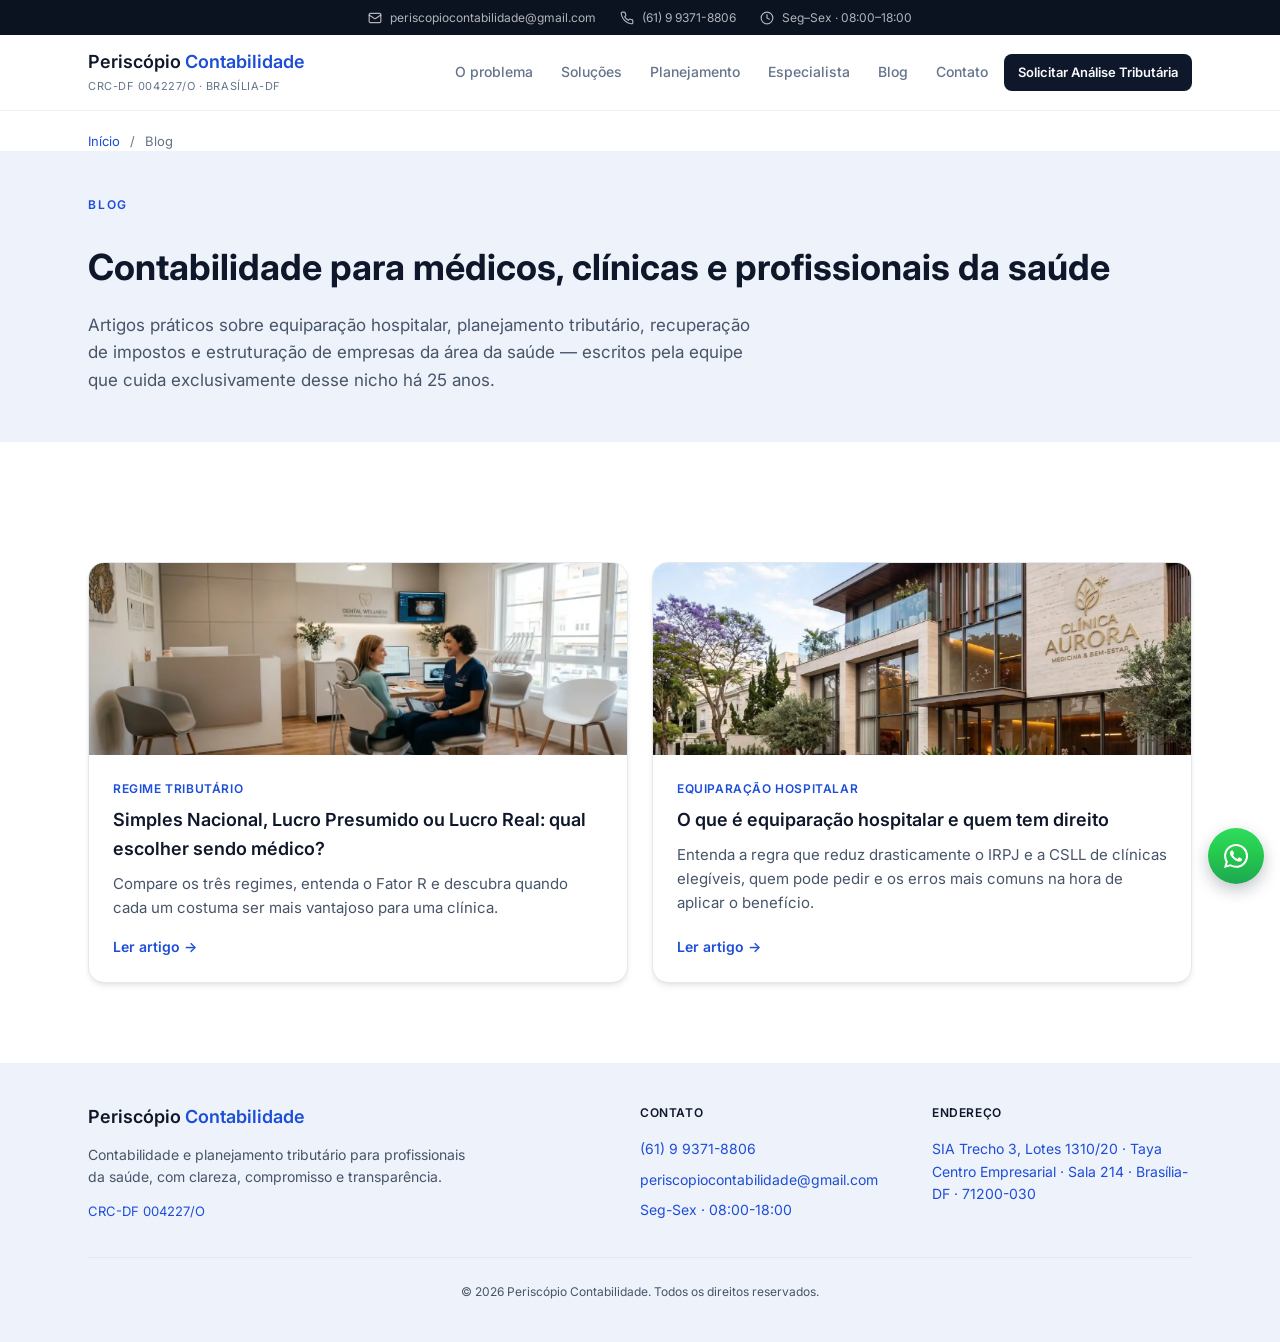
<file: blog/index.html>
<!DOCTYPE html>
<html lang="pt-BR">
<head>
  <meta charset="UTF-8" />
  <meta name="viewport" content="width=device-width, initial-scale=1.0" />

  <!-- ==================== SEO on-page ==================== -->
  <title>Blog | Contabilidade para Médicos e Clínicas em Brasília</title>
  <meta name="description" content="Artigos sobre equiparação hospitalar, planejamento tributário e recuperação de impostos para médicos, clínicas e profissionais da saúde." />
  <meta name="robots" content="index, follow, max-image-preview:large" />
  <meta name="author" content="Periscópio Contabilidade" />
  <meta name="theme-color" content="#0b1220" />
  <link rel="canonical" href="https://www.periscopiocontabilidade.com.br/blog/" />

  <!-- ==================== Open Graph / Facebook ==================== -->
  <meta property="og:type" content="website" />
  <meta property="og:locale" content="pt_BR" />
  <meta property="og:site_name" content="Periscópio Contabilidade" />
  <meta property="og:url" content="https://www.periscopiocontabilidade.com.br/blog/" />
  <meta property="og:title" content="Blog | Contabilidade para Médicos e Clínicas em Brasília" />
  <meta property="og:description" content="Artigos sobre equiparação hospitalar, planejamento tributário e recuperação de impostos para médicos, clínicas e profissionais da saúde." />
  <meta property="og:image" content="https://www.periscopiocontabilidade.com.br/images/clinica-hero.webp" />
  <meta property="og:image:width" content="1440" />
  <meta property="og:image:height" content="949" />
  <meta property="og:image:alt" content="Fachada de clínica médica em Brasília atendida pela Periscópio Contabilidade" />

  <!-- ==================== Twitter Card ==================== -->
  <meta name="twitter:card" content="summary_large_image" />
  <meta name="twitter:title" content="Blog | Contabilidade para Médicos e Clínicas em Brasília" />
  <meta name="twitter:description" content="Artigos sobre equiparação hospitalar, planejamento tributário e recuperação de impostos para médicos, clínicas e profissionais da saúde." />
  <meta name="twitter:image" content="https://www.periscopiocontabilidade.com.br/images/clinica-hero.webp" />

  <!-- ==================== Favicon ==================== -->
  <link rel="icon" href="/favicon.ico" sizes="any" />
  <link rel="icon" type="image/png" sizes="16x16" href="/images/favicon-16.png" />
  <link rel="icon" type="image/png" sizes="32x32" href="/images/favicon-32.png" />
  <link rel="icon" type="image/png" sizes="48x48" href="/images/favicon-48.png" />
  <link rel="apple-touch-icon" sizes="180x180" href="/images/apple-touch-icon.png" />

  <!-- ==================== Performance ==================== -->
  <link rel="preconnect" href="https://fonts.googleapis.com" />
  <link rel="preconnect" href="https://fonts.gstatic.com" crossorigin />
  <link href="https://fonts.googleapis.com/css2?family=Inter:wght@400;500;600;700&display=swap" rel="stylesheet" />

  <!-- ==================== Dados estruturados ==================== -->
  <script type="application/ld+json">
  {
    "@context": "https://schema.org",
    "@type": "BreadcrumbList",
    "itemListElement": [
      { "@type": "ListItem", "position": 1, "name": "Início", "item": "https://www.periscopiocontabilidade.com.br/" },
      { "@type": "ListItem", "position": 2, "name": "Blog", "item": "https://www.periscopiocontabilidade.com.br/blog/" }
    ]
  }
  </script>
  <script type="application/ld+json">
  {
    "@context": "https://schema.org",
    "@type": "Blog",
    "name": "Blog Periscópio Contabilidade",
    "url": "https://www.periscopiocontabilidade.com.br/blog/",
    "publisher": {
      "@type": "Organization",
      "name": "Periscópio Contabilidade",
      "url": "https://www.periscopiocontabilidade.com.br/"
    }
  }
  </script>

  <link rel="stylesheet" href="/styles.css" />
</head>
<body>
  <a href="#conteudo" class="skip-link">Pular para o conteúdo principal</a>

  <!-- Top bar -->
  <div class="top-bar">
    <div class="container">
      <div class="top-bar-inner">
        <a href="mailto:periscopiocontabilidade@gmail.com">
          <svg xmlns="http://www.w3.org/2000/svg" aria-hidden="true" focusable="false" width="14" height="14" viewBox="0 0 24 24" fill="none" stroke="currentColor" stroke-width="2" stroke-linecap="round" stroke-linejoin="round"><rect width="20" height="16" x="2" y="4" rx="2"/><path d="m22 7-8.97 5.7a1.94 1.94 0 0 1-2.06 0L2 7"/></svg>
          periscopiocontabilidade@gmail.com
        </a>
        <a href="tel:+5561993718806">
          <svg xmlns="http://www.w3.org/2000/svg" aria-hidden="true" focusable="false" width="14" height="14" viewBox="0 0 24 24" fill="none" stroke="currentColor" stroke-width="2" stroke-linecap="round" stroke-linejoin="round"><path d="M22 16.92v3a2 2 0 0 1-2.18 2 19.79 19.79 0 0 1-8.63-3.07 19.5 19.5 0 0 1-6-6 19.79 19.79 0 0 1-3.07-8.67A2 2 0 0 1 4.11 2h3a2 2 0 0 1 2 1.72 12.84 12.84 0 0 0 .7 2.81 2 2 0 0 1-.45 2.11L8.09 9.91a16 16 0 0 0 6 6l1.27-1.27a2 2 0 0 1 2.11-.45 12.84 12.84 0 0 0 2.81.7A2 2 0 0 1 22 16.92z"/></svg>
          (61) 9 9371-8806
        </a>
        <span>
          <svg xmlns="http://www.w3.org/2000/svg" aria-hidden="true" focusable="false" width="14" height="14" viewBox="0 0 24 24" fill="none" stroke="currentColor" stroke-width="2" stroke-linecap="round" stroke-linejoin="round"><circle cx="12" cy="12" r="10"/><polyline points="12 6 12 12 16 14"/></svg>
          Seg–Sex · 08:00–18:00
        </span>
      </div>
    </div>
  </div>

  <!-- Header -->
  <header class="site-header">
    <div class="container">
      <div class="header-inner">
        <a href="/" class="brand" aria-label="Periscópio Contabilidade, página inicial">
          <span class="brand-name">Periscópio <span>Contabilidade</span></span>
          <span class="brand-meta">CRC-DF 004227/O · Brasília-DF</span>
        </a>
        <div class="header-actions">
          <nav class="desktop-nav" aria-label="Navegação principal">
            <a href="/#problema" class="nav-link">O problema</a>
            <a href="/#solucoes" class="nav-link">Soluções</a>
            <a href="/#planejamento" class="nav-link">Planejamento</a>
            <a href="/#especialista" class="nav-link">Especialista</a>
            <a href="/blog/" class="nav-link">Blog</a>
            <a href="/#contato" class="nav-link">Contato</a>
          </nav>
          <a href="https://wa.me/5561993718806?text=Ol%C3%A1%2C%20vim%20pelo%20site%20e%20quero%20solicitar%20a%20an%C3%A1lise%20tribut%C3%A1ria%20da%20minha%20PJ%20da%20sa%C3%BAde." target="_blank" rel="noopener" class="btn btn-primary btn-sm hidden-sm">
            Solicitar Análise Tributária
          </a>
          <button class="menu-toggle" type="button" aria-label="Abrir menu" aria-expanded="false" onclick="toggleMenu()">
            <svg xmlns="http://www.w3.org/2000/svg" aria-hidden="true" focusable="false" width="20" height="20" viewBox="0 0 24 24" fill="none" stroke="currentColor" stroke-width="2" stroke-linecap="round" stroke-linejoin="round"><line x1="4" x2="20" y1="12" y2="12"/><line x1="4" x2="20" y1="6" y2="6"/><line x1="4" x2="20" y1="18" y2="18"/></svg>
          </button>
        </div>
      </div>
    </div>
    <nav class="mobile-nav" id="mobileNav" aria-label="Navegação móvel">
      <a href="/#problema" onclick="closeMenu()">O problema</a>
      <a href="/#solucoes" onclick="closeMenu()">Soluções</a>
      <a href="/#planejamento" onclick="closeMenu()">Planejamento</a>
      <a href="/#especialista" onclick="closeMenu()">Especialista</a>
      <a href="/blog/" onclick="closeMenu()">Blog</a>
      <a href="/#contato" onclick="closeMenu()">Contato</a>
      <a href="https://wa.me/5561993718806?text=Ol%C3%A1%2C%20vim%20pelo%20site%20e%20quero%20solicitar%20a%20an%C3%A1lise%20tribut%C3%A1ria%20da%20minha%20PJ%20da%20sa%C3%BAde." target="_blank" rel="noopener" class="btn btn-primary btn-lg btn-full">
        Solicitar Análise Tributária
      </a>
    </nav>
  </header>
  <main id="conteudo">
    <nav class="breadcrumbs" aria-label="Trilha de navegação">
      <div class="container">
        <a href="/">Início</a>
        <span class="sep">/</span>
        <span aria-current="page">Blog</span>
      </div>
    </nav>

    <!-- Blog hero -->
    <section class="blog-hero">
      <div class="container">
        <span class="eyebrow">Blog</span>
        <h1>Contabilidade para médicos, clínicas e profissionais da saúde</h1>
        <p>
          Artigos práticos sobre equiparação hospitalar, planejamento tributário, recuperação de impostos e estruturação de empresas da área da saúde — escritos pela equipe que cuida exclusivamente desse nicho há 25 anos.
        </p>
      </div>
    </section>

    <!-- Lista de artigos -->
    <section>
      <div class="container">
        <div class="post-grid">
          <article class="post-card">
            <img src="/images/consulta-odontologica.webp" alt="Profissional de saúde em consulta com paciente" class="post-card-image" width="1100" height="614" loading="lazy" decoding="async" />
            <div class="post-card-body">
              <span class="post-card-meta">Regime tributário</span>
              <h2><a href="/blog/simples-presumido-ou-real-medico.html">Simples Nacional, Lucro Presumido ou Lucro Real: qual escolher sendo médico?</a></h2>
              <p>Compare os três regimes, entenda o Fator R e descubra quando cada um costuma ser mais vantajoso para uma clínica.</p>
              <a href="/blog/simples-presumido-ou-real-medico.html" class="post-card-link">Ler artigo →</a>
            </div>
          </article>
          <article class="post-card">
            <img src="/images/clinica-hero.webp" alt="Fachada de clínica médica em Brasília" class="post-card-image" width="1440" height="949" loading="lazy" decoding="async" />
            <div class="post-card-body">
              <span class="post-card-meta">Equiparação hospitalar</span>
              <h2><a href="/blog/equiparacao-hospitalar-quem-tem-direito.html">O que é equiparação hospitalar e quem tem direito</a></h2>
              <p>Entenda a regra que reduz drasticamente o IRPJ e a CSLL de clínicas elegíveis, quem pode pedir e os erros mais comuns na hora de aplicar o benefício.</p>
              <a href="/blog/equiparacao-hospitalar-quem-tem-direito.html" class="post-card-link">Ler artigo →</a>
            </div>
          </article>
        </div>
      </div>
    </section>
  </main>

  <!-- Footer -->
  <footer class="site-footer">
    <div class="container">
      <div class="footer-grid">
        <div>
          <h3 class="footer-brand">Periscópio <span>Contabilidade</span></h3>
          <p style="max-width: 24rem;">
            Contabilidade e planejamento tributário para profissionais da saúde, com clareza, compromisso e transparência.
          </p>
          <span class="footer-crc">CRC-DF 004227/O</span>
        </div>
        <div class="footer-col">
          <h3>Contato</h3>
          <a href="tel:+5561993718806">(61) 9 9371-8806</a>
          <a href="mailto:periscopiocontabilidade@gmail.com">periscopiocontabilidade@gmail.com</a>
          <span>Seg-Sex · 08:00-18:00</span>
        </div>
        <div class="footer-col">
          <h3>Endereço</h3>
          <span>SIA Trecho 3, Lotes 1310/20 · Taya Centro Empresarial · Sala 214 · Brasília-DF · 71200-030</span>
        </div>
      </div>
      <div class="footer-bottom">
        © 2026 Periscópio Contabilidade. Todos os direitos reservados.
      </div>
    </div>
  </footer>

  <!-- Floating WhatsApp -->
  <aside aria-label="Contato rápido via WhatsApp">
    <a href="https://wa.me/5561993718806?text=Ol%C3%A1%2C%20vim%20pelo%20site%20e%20quero%20solicitar%20a%20an%C3%A1lise%20tribut%C3%A1ria%20da%20minha%20PJ%20da%20sa%C3%BAde." target="_blank" rel="noopener" class="whatsapp-float" aria-label="Falar com a Periscópio Contabilidade no WhatsApp">
      <svg xmlns="http://www.w3.org/2000/svg" viewBox="0 0 24 24" fill="currentColor" aria-hidden="true" focusable="false"><path d="M17.472 14.382c-.297-.149-1.758-.867-2.03-.967-.273-.099-.471-.148-.67.15-.197.297-.767.966-.94 1.164-.173.199-.347.223-.644.075-.297-.15-1.255-.463-2.39-1.475-.883-.788-1.48-1.761-1.653-2.059-.173-.297-.018-.458.13-.606.134-.133.298-.347.446-.52.149-.174.198-.298.298-.497.099-.198.05-.371-.025-.52-.075-.149-.669-1.612-.916-2.207-.242-.579-.487-.5-.669-.51-.173-.008-.371-.01-.57-.01-.198 0-.52.074-.792.372-.272.297-1.04 1.016-1.04 2.479 0 1.462 1.065 2.875 1.213 3.074.149.198 2.096 3.2 5.077 4.487.709.306 1.262.489 1.694.625.712.227 1.36.195 1.871.118.571-.085 1.758-.719 2.006-1.413.248-.694.248-1.289.173-1.413-.074-.124-.272-.198-.57-.347M12.05 21.785h-.004a9.87 9.87 0 01-5.031-1.378l-.361-.214-3.741.982.998-3.648-.235-.374a9.86 9.86 0 01-1.51-5.26c.001-5.45 4.436-9.884 9.888-9.884 2.64 0 5.122 1.03 6.988 2.898a9.825 9.825 0 012.893 6.994c-.003 5.45-4.437 9.884-9.885 9.884M20.52 3.449C18.24 1.245 15.24 0 12.045 0 5.463 0 .104 5.36.101 11.943c0 2.105.549 4.16 1.595 5.976L0 24l6.223-1.634a11.9 11.9 0 005.822 1.483h.005c6.582 0 11.94-5.36 11.943-11.943a11.86 11.86 0 00-3.473-8.457"/></svg>
    </a>
  </aside>

  <script src="/site.js" defer></script>
</body>
</html>
</file>
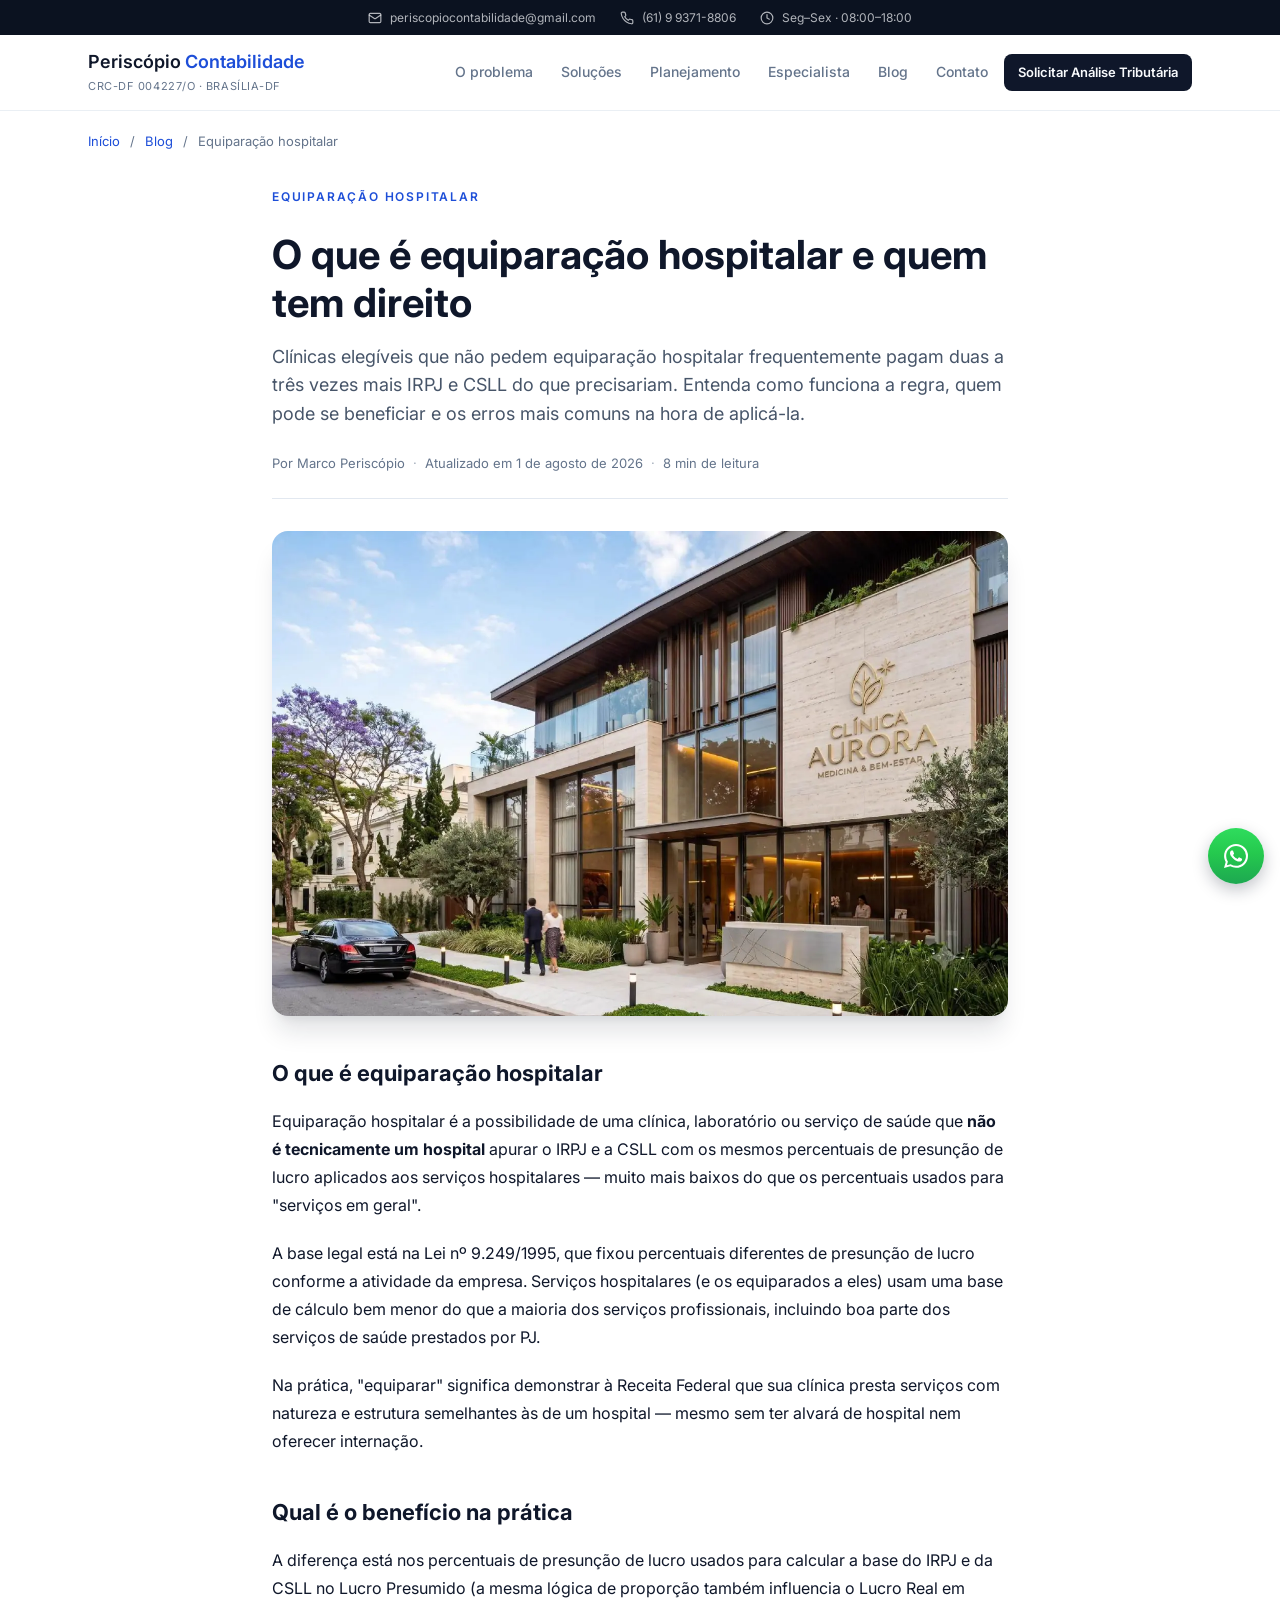
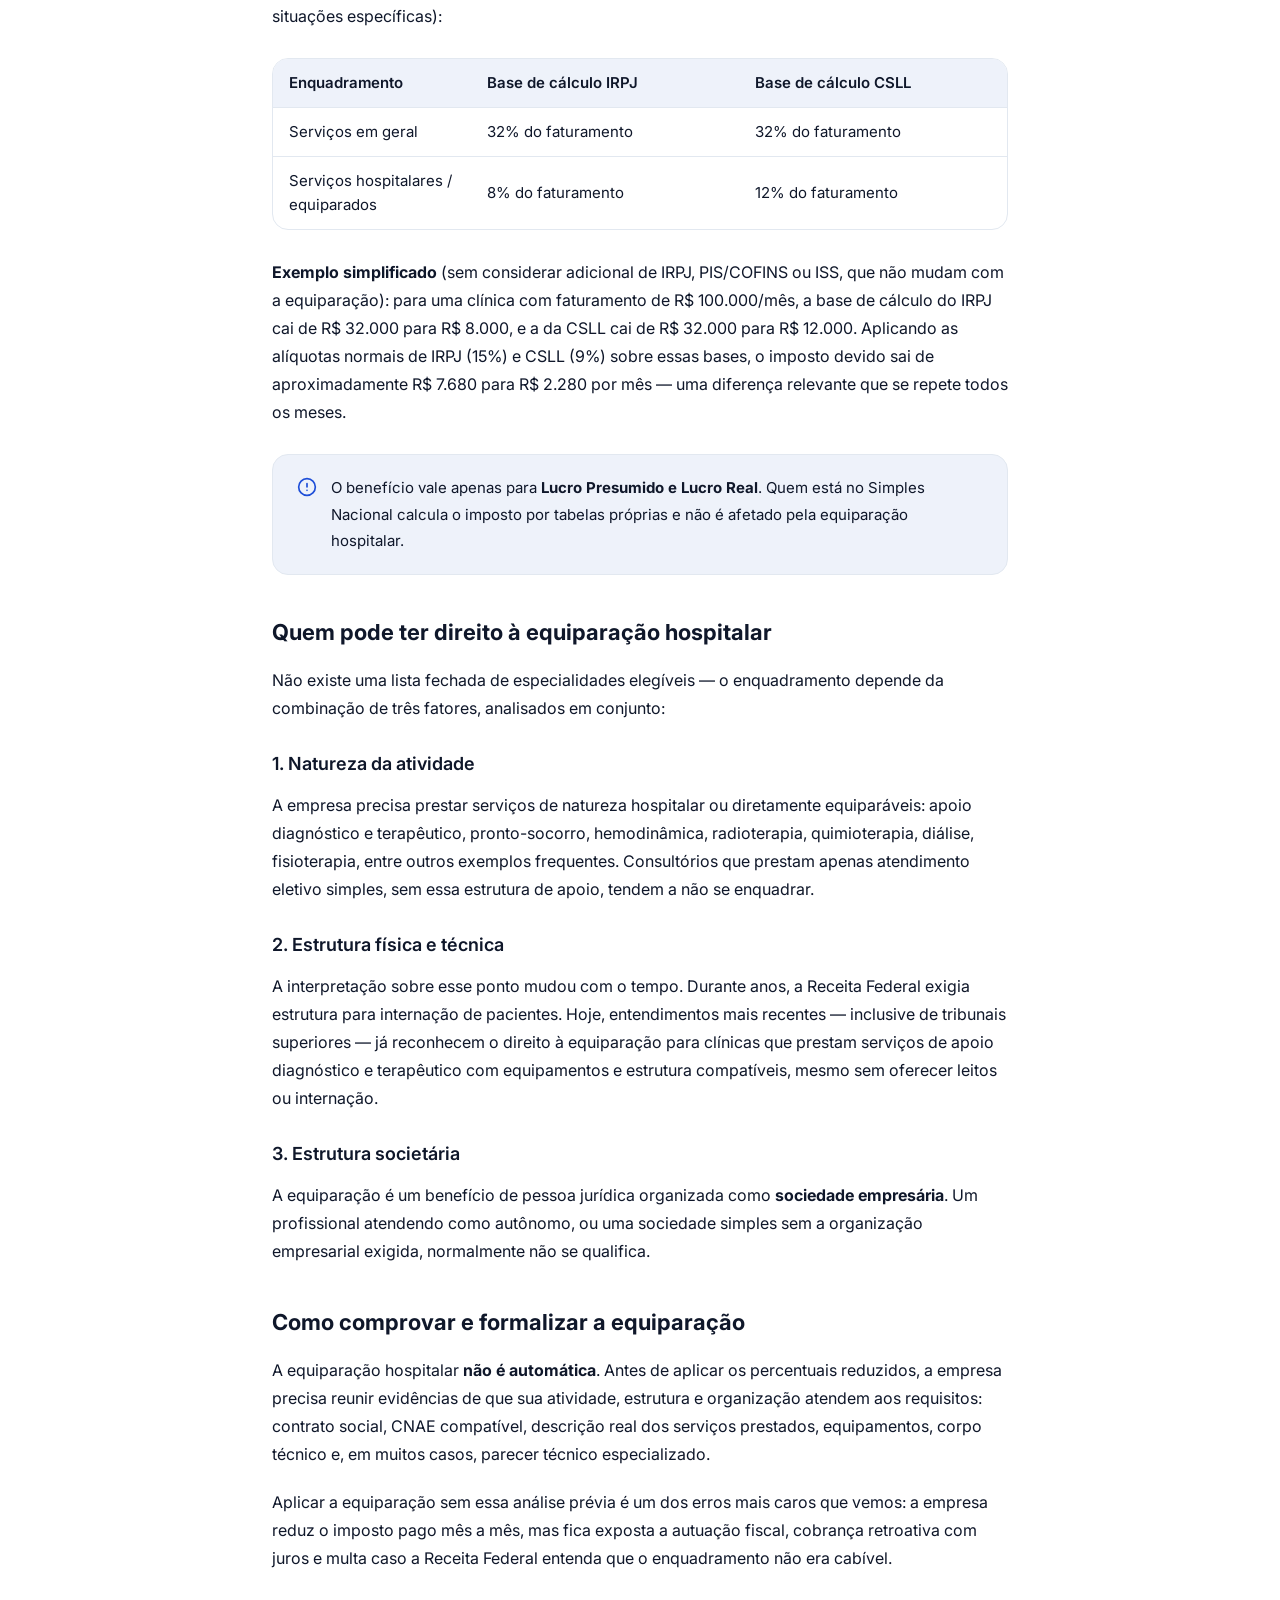
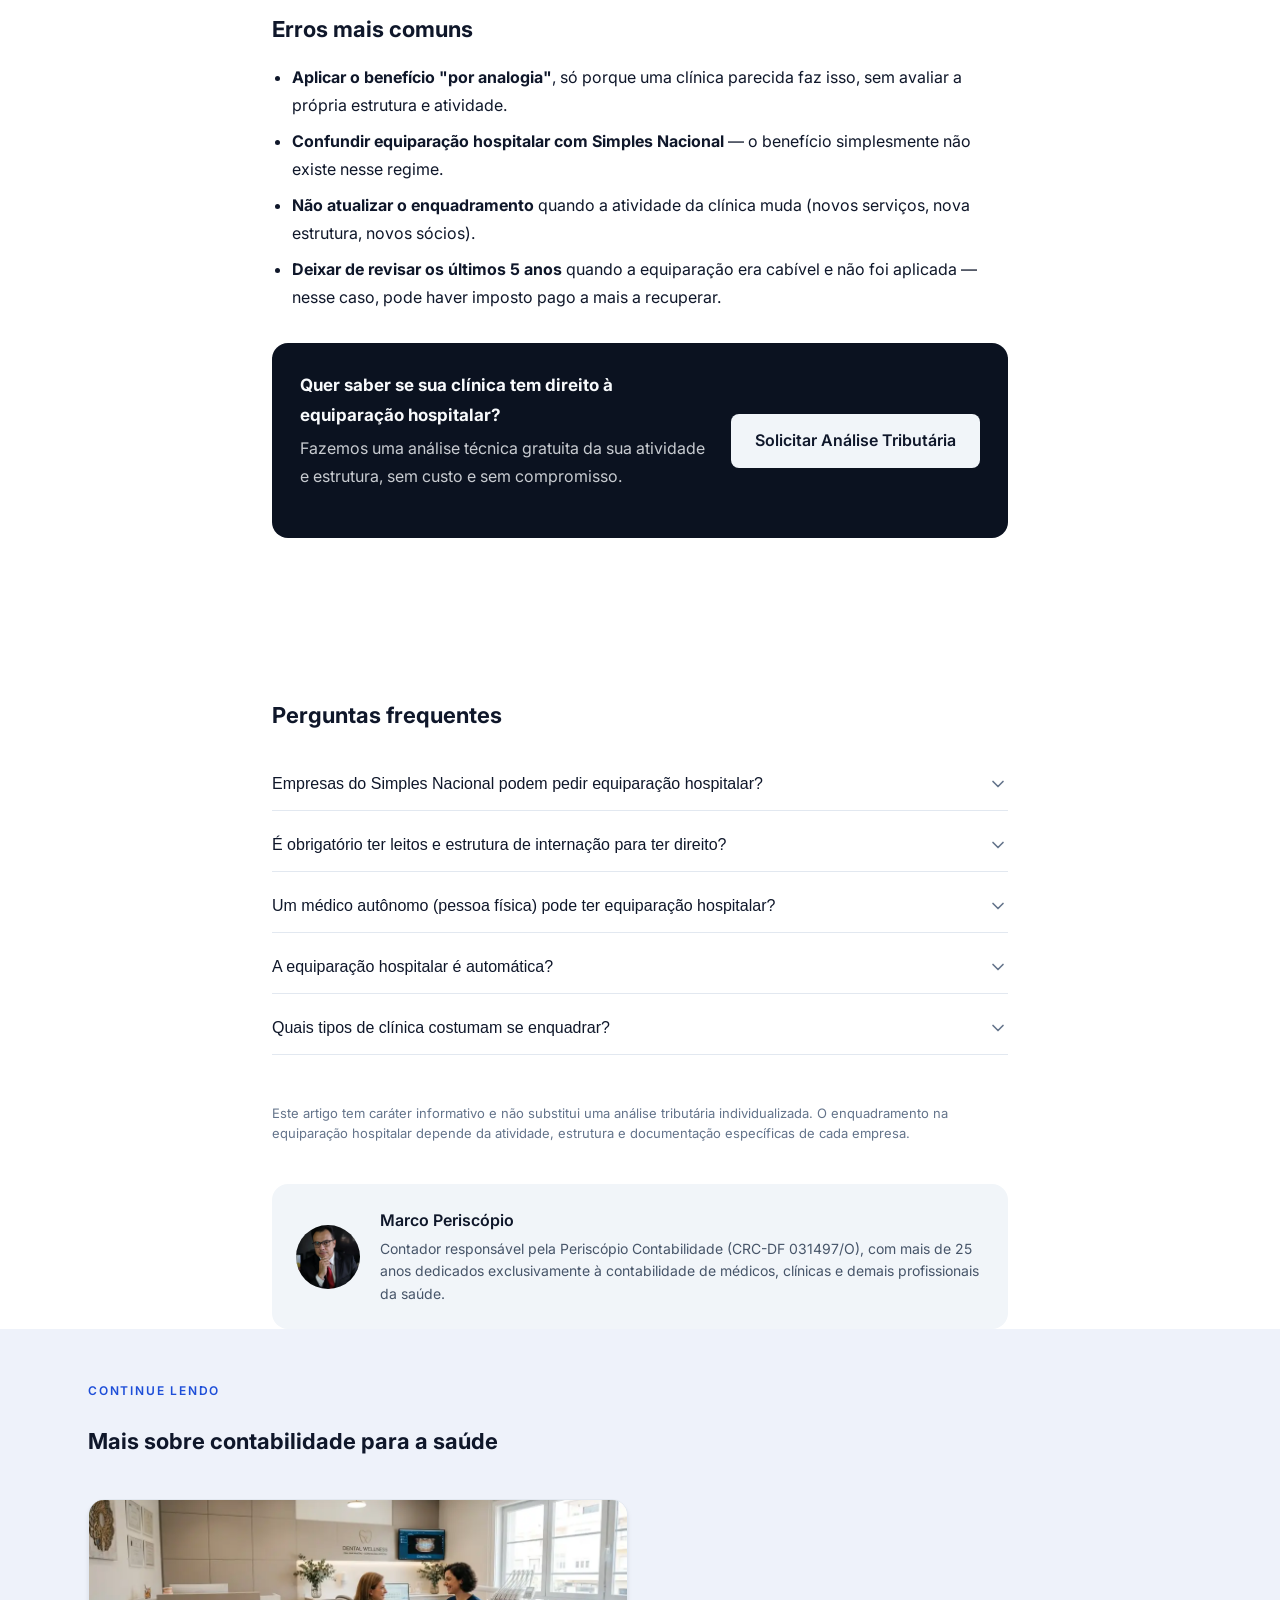
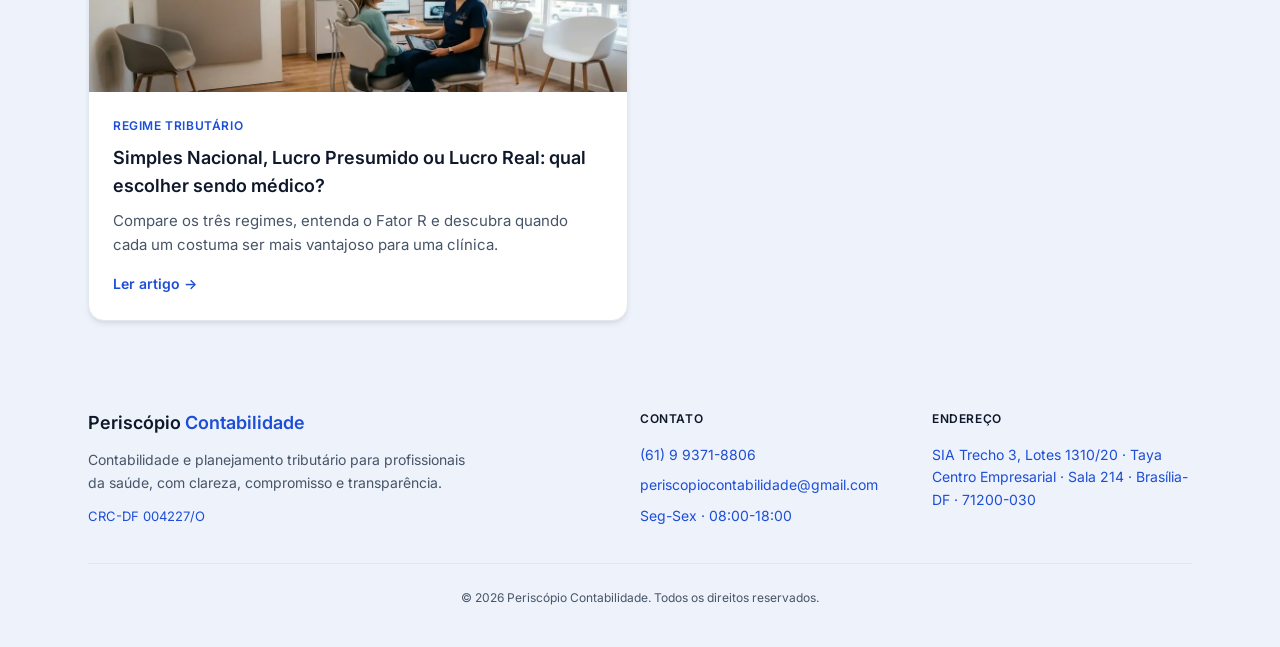
<file: blog/equiparacao-hospitalar-quem-tem-direito.html>
<!DOCTYPE html>
<html lang="pt-BR">
<head>
  <meta charset="UTF-8" />
  <meta name="viewport" content="width=device-width, initial-scale=1.0" />

  <!-- ==================== SEO on-page ==================== -->
  <title>Equiparação Hospitalar: O Que É e Quem Tem Direito</title>
  <meta name="description" content="Entenda o que é equiparação hospitalar, os requisitos legais e como ela reduz o IRPJ e a CSLL de clínicas e consultórios elegíveis. Guia completo." />
  <meta name="robots" content="index, follow, max-image-preview:large" />
  <meta name="author" content="Marco Periscópio" />
  <meta name="theme-color" content="#0b1220" />
  <link rel="canonical" href="https://www.periscopiocontabilidade.com.br/blog/equiparacao-hospitalar-quem-tem-direito.html" />

  <!-- ==================== Open Graph / Facebook ==================== -->
  <meta property="og:type" content="article" />
  <meta property="og:locale" content="pt_BR" />
  <meta property="og:site_name" content="Periscópio Contabilidade" />
  <meta property="og:url" content="https://www.periscopiocontabilidade.com.br/blog/equiparacao-hospitalar-quem-tem-direito.html" />
  <meta property="og:title" content="Equiparação Hospitalar: O Que É e Quem Tem Direito" />
  <meta property="og:description" content="Entenda o que é equiparação hospitalar, os requisitos legais e como ela reduz o IRPJ e a CSLL de clínicas e consultórios elegíveis. Guia completo." />
  <meta property="og:image" content="https://www.periscopiocontabilidade.com.br/images/clinica-hero.webp" />
  <meta property="og:image:width" content="1440" />
  <meta property="og:image:height" content="949" />
  <meta property="og:image:alt" content="Fachada de clínica médica em Brasília" />
  <meta property="article:published_time" content="2026-08-01" />
  <meta property="article:modified_time" content="2026-08-01" />
  <meta property="article:author" content="Marco Periscópio" />
  <meta property="article:section" content="Equiparação hospitalar" />

  <!-- ==================== Twitter Card ==================== -->
  <meta name="twitter:card" content="summary_large_image" />
  <meta name="twitter:title" content="Equiparação Hospitalar: O Que É e Quem Tem Direito" />
  <meta name="twitter:description" content="Entenda o que é equiparação hospitalar, os requisitos legais e como ela reduz o IRPJ e a CSLL de clínicas e consultórios elegíveis." />
  <meta name="twitter:image" content="https://www.periscopiocontabilidade.com.br/images/clinica-hero.webp" />

  <!-- ==================== Favicon ==================== -->
  <link rel="icon" href="/favicon.ico" sizes="any" />
  <link rel="icon" type="image/png" sizes="16x16" href="/images/favicon-16.png" />
  <link rel="icon" type="image/png" sizes="32x32" href="/images/favicon-32.png" />
  <link rel="icon" type="image/png" sizes="48x48" href="/images/favicon-48.png" />
  <link rel="apple-touch-icon" sizes="180x180" href="/images/apple-touch-icon.png" />

  <!-- ==================== Performance ==================== -->
  <link rel="preconnect" href="https://fonts.googleapis.com" />
  <link rel="preconnect" href="https://fonts.gstatic.com" crossorigin />
  <link href="https://fonts.googleapis.com/css2?family=Inter:wght@400;500;600;700&display=swap" rel="stylesheet" />
  <link rel="preload" as="image" href="/images/clinica-hero.webp" type="image/webp" fetchpriority="high" />

  <!-- ==================== Dados estruturados ==================== -->
  <script type="application/ld+json">
  {
    "@context": "https://schema.org",
    "@type": "BreadcrumbList",
    "itemListElement": [
      { "@type": "ListItem", "position": 1, "name": "Início", "item": "https://www.periscopiocontabilidade.com.br/" },
      { "@type": "ListItem", "position": 2, "name": "Blog", "item": "https://www.periscopiocontabilidade.com.br/blog/" },
      { "@type": "ListItem", "position": 3, "name": "O que é equiparação hospitalar e quem tem direito", "item": "https://www.periscopiocontabilidade.com.br/blog/equiparacao-hospitalar-quem-tem-direito.html" }
    ]
  }
  </script>
  <script type="application/ld+json">
  {
    "@context": "https://schema.org",
    "@type": "BlogPosting",
    "headline": "O que é equiparação hospitalar e quem tem direito",
    "description": "Entenda o que é equiparação hospitalar, os requisitos legais e como ela reduz o IRPJ e a CSLL de clínicas e consultórios elegíveis.",
    "image": "https://www.periscopiocontabilidade.com.br/images/clinica-hero.webp",
    "datePublished": "2026-08-01",
    "dateModified": "2026-08-01",
    "inLanguage": "pt-BR",
    "author": {
      "@type": "Person",
      "name": "Marco Periscópio",
      "jobTitle": "Contador responsável"
    },
    "publisher": {
      "@type": "Organization",
      "name": "Periscópio Contabilidade",
      "logo": {
        "@type": "ImageObject",
        "url": "https://www.periscopiocontabilidade.com.br/images/apple-touch-icon.png"
      }
    },
    "mainEntityOfPage": {
      "@type": "WebPage",
      "@id": "https://www.periscopiocontabilidade.com.br/blog/equiparacao-hospitalar-quem-tem-direito.html"
    }
  }
  </script>
  <script type="application/ld+json">
  {
    "@context": "https://schema.org",
    "@type": "FAQPage",
    "mainEntity": [
      {
        "@type": "Question",
        "name": "Empresas do Simples Nacional podem pedir equiparação hospitalar?",
        "acceptedAnswer": {
          "@type": "Answer",
          "text": "Não. A equiparação hospitalar altera os percentuais de presunção de lucro usados no Lucro Presumido e no Lucro Real. Como o Simples Nacional calcula o imposto por outra sistemática (tabelas próprias sobre o faturamento), o benefício não se aplica a quem está nesse regime."
        }
      },
      {
        "@type": "Question",
        "name": "É obrigatório ter leitos e estrutura de internação para ter direito à equiparação hospitalar?",
        "acceptedAnswer": {
          "@type": "Answer",
          "text": "Não necessariamente. A interpretação sobre o tema evoluiu: hoje, serviços de apoio diagnóstico e terapêutico prestados com a estrutura técnica adequada podem se qualificar, mesmo sem oferecer internação. A estrutura exigida varia conforme a atividade e precisa ser analisada caso a caso."
        }
      },
      {
        "@type": "Question",
        "name": "Um médico autônomo (pessoa física) pode ter equiparação hospitalar?",
        "acceptedAnswer": {
          "@type": "Answer",
          "text": "Não. O benefício é destinado a pessoas jurídicas organizadas como sociedade empresária. Um profissional atendendo como autônomo, sem uma PJ devidamente constituída, não se enquadra."
        }
      },
      {
        "@type": "Question",
        "name": "A equiparação hospitalar é automática?",
        "acceptedAnswer": {
          "@type": "Answer",
          "text": "Não. É preciso uma análise técnica da atividade, da estrutura física e da documentação da empresa antes de aplicar os percentuais reduzidos. Aplicar o benefício sem essa análise expõe a empresa a autuação e cobrança retroativa."
        }
      },
      {
        "@type": "Question",
        "name": "Quais tipos de clínica costumam se enquadrar na equiparação hospitalar?",
        "acceptedAnswer": {
          "@type": "Answer",
          "text": "Entre os casos mais comuns estão clínicas de diagnóstico por imagem, laboratórios de análises clínicas, clínicas de hemodinâmica, radioterapia, quimioterapia e prontos-socorros, desde que cumpram os requisitos de estrutura e organização exigidos para cada atividade."
        }
      }
    ]
  }
  </script>

  <link rel="stylesheet" href="/styles.css" />
</head>
<body>
  <a href="#conteudo" class="skip-link">Pular para o conteúdo principal</a>

  <!-- Top bar -->
  <div class="top-bar">
    <div class="container">
      <div class="top-bar-inner">
        <a href="mailto:periscopiocontabilidade@gmail.com">
          <svg xmlns="http://www.w3.org/2000/svg" aria-hidden="true" focusable="false" width="14" height="14" viewBox="0 0 24 24" fill="none" stroke="currentColor" stroke-width="2" stroke-linecap="round" stroke-linejoin="round"><rect width="20" height="16" x="2" y="4" rx="2"/><path d="m22 7-8.97 5.7a1.94 1.94 0 0 1-2.06 0L2 7"/></svg>
          periscopiocontabilidade@gmail.com
        </a>
        <a href="tel:+5561993718806">
          <svg xmlns="http://www.w3.org/2000/svg" aria-hidden="true" focusable="false" width="14" height="14" viewBox="0 0 24 24" fill="none" stroke="currentColor" stroke-width="2" stroke-linecap="round" stroke-linejoin="round"><path d="M22 16.92v3a2 2 0 0 1-2.18 2 19.79 19.79 0 0 1-8.63-3.07 19.5 19.5 0 0 1-6-6 19.79 19.79 0 0 1-3.07-8.67A2 2 0 0 1 4.11 2h3a2 2 0 0 1 2 1.72 12.84 12.84 0 0 0 .7 2.81 2 2 0 0 1-.45 2.11L8.09 9.91a16 16 0 0 0 6 6l1.27-1.27a2 2 0 0 1 2.11-.45 12.84 12.84 0 0 0 2.81.7A2 2 0 0 1 22 16.92z"/></svg>
          (61) 9 9371-8806
        </a>
        <span>
          <svg xmlns="http://www.w3.org/2000/svg" aria-hidden="true" focusable="false" width="14" height="14" viewBox="0 0 24 24" fill="none" stroke="currentColor" stroke-width="2" stroke-linecap="round" stroke-linejoin="round"><circle cx="12" cy="12" r="10"/><polyline points="12 6 12 12 16 14"/></svg>
          Seg–Sex · 08:00–18:00
        </span>
      </div>
    </div>
  </div>

  <!-- Header -->
  <header class="site-header">
    <div class="container">
      <div class="header-inner">
        <a href="/" class="brand" aria-label="Periscópio Contabilidade, página inicial">
          <span class="brand-name">Periscópio <span>Contabilidade</span></span>
          <span class="brand-meta">CRC-DF 004227/O · Brasília-DF</span>
        </a>
        <div class="header-actions">
          <nav class="desktop-nav" aria-label="Navegação principal">
            <a href="/#problema" class="nav-link">O problema</a>
            <a href="/#solucoes" class="nav-link">Soluções</a>
            <a href="/#planejamento" class="nav-link">Planejamento</a>
            <a href="/#especialista" class="nav-link">Especialista</a>
            <a href="/blog/" class="nav-link">Blog</a>
            <a href="/#contato" class="nav-link">Contato</a>
          </nav>
          <a href="https://wa.me/5561993718806?text=Ol%C3%A1%2C%20vim%20pelo%20site%20e%20quero%20solicitar%20a%20an%C3%A1lise%20tribut%C3%A1ria%20da%20minha%20PJ%20da%20sa%C3%BAde." target="_blank" rel="noopener" class="btn btn-primary btn-sm hidden-sm">
            Solicitar Análise Tributária
          </a>
          <button class="menu-toggle" type="button" aria-label="Abrir menu" aria-expanded="false" onclick="toggleMenu()">
            <svg xmlns="http://www.w3.org/2000/svg" aria-hidden="true" focusable="false" width="20" height="20" viewBox="0 0 24 24" fill="none" stroke="currentColor" stroke-width="2" stroke-linecap="round" stroke-linejoin="round"><line x1="4" x2="20" y1="12" y2="12"/><line x1="4" x2="20" y1="6" y2="6"/><line x1="4" x2="20" y1="18" y2="18"/></svg>
          </button>
        </div>
      </div>
    </div>
    <nav class="mobile-nav" id="mobileNav" aria-label="Navegação móvel">
      <a href="/#problema" onclick="closeMenu()">O problema</a>
      <a href="/#solucoes" onclick="closeMenu()">Soluções</a>
      <a href="/#planejamento" onclick="closeMenu()">Planejamento</a>
      <a href="/#especialista" onclick="closeMenu()">Especialista</a>
      <a href="/blog/" onclick="closeMenu()">Blog</a>
      <a href="/#contato" onclick="closeMenu()">Contato</a>
      <a href="https://wa.me/5561993718806?text=Ol%C3%A1%2C%20vim%20pelo%20site%20e%20quero%20solicitar%20a%20an%C3%A1lise%20tribut%C3%A1ria%20da%20minha%20PJ%20da%20sa%C3%BAde." target="_blank" rel="noopener" class="btn btn-primary btn-lg btn-full">
        Solicitar Análise Tributária
      </a>
    </nav>
  </header>
  <main id="conteudo">
    <nav class="breadcrumbs" aria-label="Trilha de navegação">
      <div class="container">
        <a href="/">Início</a>
        <span class="sep">/</span>
        <a href="/blog/">Blog</a>
        <span class="sep">/</span>
        <span aria-current="page">Equiparação hospitalar</span>
      </div>
    </nav>

    <article>
      <div class="container">
        <header class="article-header">
          <span class="eyebrow">Equiparação hospitalar</span>
          <h1>O que é equiparação hospitalar e quem tem direito</h1>
          <p class="article-lead">
            Clínicas elegíveis que não pedem equiparação hospitalar frequentemente pagam duas a três vezes mais IRPJ e CSLL do que precisariam. Entenda como funciona a regra, quem pode se beneficiar e os erros mais comuns na hora de aplicá-la.
          </p>
          <div class="article-meta">
            <span>Por Marco Periscópio</span>
            <span class="sep">·</span>
            <span>Atualizado em 1 de agosto de 2026</span>
            <span class="sep">·</span>
            <span>8 min de leitura</span>
          </div>
        </header>

        <div class="article-cover">
          <img src="/images/clinica-hero.webp" alt="Fachada de clínica médica em Brasília" width="1440" height="949" loading="eager" decoding="async" />
        </div>

        <div class="article-body">
          <h2>O que é equiparação hospitalar</h2>
          <p>
            Equiparação hospitalar é a possibilidade de uma clínica, laboratório ou serviço de saúde que <strong>não é tecnicamente um hospital</strong> apurar o IRPJ e a CSLL com os mesmos percentuais de presunção de lucro aplicados aos serviços hospitalares — muito mais baixos do que os percentuais usados para "serviços em geral".
          </p>
          <p>
            A base legal está na Lei nº 9.249/1995, que fixou percentuais diferentes de presunção de lucro conforme a atividade da empresa. Serviços hospitalares (e os equiparados a eles) usam uma base de cálculo bem menor do que a maioria dos serviços profissionais, incluindo boa parte dos serviços de saúde prestados por PJ.
          </p>
          <p>
            Na prática, "equiparar" significa demonstrar à Receita Federal que sua clínica presta serviços com natureza e estrutura semelhantes às de um hospital — mesmo sem ter alvará de hospital nem oferecer internação.
          </p>

          <h2>Qual é o benefício na prática</h2>
          <p>
            A diferença está nos percentuais de presunção de lucro usados para calcular a base do IRPJ e da CSLL no Lucro Presumido (a mesma lógica de proporção também influencia o Lucro Real em situações específicas):
          </p>

          <div class="article-table-wrap">
            <table class="article-table">
              <thead>
                <tr>
                  <th>Enquadramento</th>
                  <th>Base de cálculo IRPJ</th>
                  <th>Base de cálculo CSLL</th>
                </tr>
              </thead>
              <tbody>
                <tr>
                  <td>Serviços em geral</td>
                  <td>32% do faturamento</td>
                  <td>32% do faturamento</td>
                </tr>
                <tr>
                  <td>Serviços hospitalares / equiparados</td>
                  <td>8% do faturamento</td>
                  <td>12% do faturamento</td>
                </tr>
              </tbody>
            </table>
          </div>

          <p>
            <strong>Exemplo simplificado</strong> (sem considerar adicional de IRPJ, PIS/COFINS ou ISS, que não mudam com a equiparação): para uma clínica com faturamento de R$ 100.000/mês, a base de cálculo do IRPJ cai de R$ 32.000 para R$ 8.000, e a da CSLL cai de R$ 32.000 para R$ 12.000. Aplicando as alíquotas normais de IRPJ (15%) e CSLL (9%) sobre essas bases, o imposto devido sai de aproximadamente R$ 7.680 para R$ 2.280 por mês — uma diferença relevante que se repete todos os meses.
          </p>

          <div class="article-callout">
            <svg xmlns="http://www.w3.org/2000/svg" aria-hidden="true" focusable="false" viewBox="0 0 24 24" fill="none" stroke="currentColor" stroke-width="2" stroke-linecap="round" stroke-linejoin="round"><circle cx="12" cy="12" r="10"/><line x1="12" x2="12" y1="8" y2="12"/><line x1="12" x2="12.01" y1="16" y2="16"/></svg>
            <p>O benefício vale apenas para <strong>Lucro Presumido e Lucro Real</strong>. Quem está no Simples Nacional calcula o imposto por tabelas próprias e não é afetado pela equiparação hospitalar.</p>
          </div>

          <h2>Quem pode ter direito à equiparação hospitalar</h2>
          <p>
            Não existe uma lista fechada de especialidades elegíveis — o enquadramento depende da combinação de três fatores, analisados em conjunto:
          </p>

          <h3>1. Natureza da atividade</h3>
          <p>
            A empresa precisa prestar serviços de natureza hospitalar ou diretamente equiparáveis: apoio diagnóstico e terapêutico, pronto-socorro, hemodinâmica, radioterapia, quimioterapia, diálise, fisioterapia, entre outros exemplos frequentes. Consultórios que prestam apenas atendimento eletivo simples, sem essa estrutura de apoio, tendem a não se enquadrar.
          </p>

          <h3>2. Estrutura física e técnica</h3>
          <p>
            A interpretação sobre esse ponto mudou com o tempo. Durante anos, a Receita Federal exigia estrutura para internação de pacientes. Hoje, entendimentos mais recentes — inclusive de tribunais superiores — já reconhecem o direito à equiparação para clínicas que prestam serviços de apoio diagnóstico e terapêutico com equipamentos e estrutura compatíveis, mesmo sem oferecer leitos ou internação.
          </p>

          <h3>3. Estrutura societária</h3>
          <p>
            A equiparação é um benefício de pessoa jurídica organizada como <strong>sociedade empresária</strong>. Um profissional atendendo como autônomo, ou uma sociedade simples sem a organização empresarial exigida, normalmente não se qualifica.
          </p>

          <h2>Como comprovar e formalizar a equiparação</h2>
          <p>
            A equiparação hospitalar <strong>não é automática</strong>. Antes de aplicar os percentuais reduzidos, a empresa precisa reunir evidências de que sua atividade, estrutura e organização atendem aos requisitos: contrato social, CNAE compatível, descrição real dos serviços prestados, equipamentos, corpo técnico e, em muitos casos, parecer técnico especializado.
          </p>
          <p>
            Aplicar a equiparação sem essa análise prévia é um dos erros mais caros que vemos: a empresa reduz o imposto pago mês a mês, mas fica exposta a autuação fiscal, cobrança retroativa com juros e multa caso a Receita Federal entenda que o enquadramento não era cabível.
          </p>

          <h2>Erros mais comuns</h2>
          <ul>
            <li><strong>Aplicar o benefício "por analogia"</strong>, só porque uma clínica parecida faz isso, sem avaliar a própria estrutura e atividade.</li>
            <li><strong>Confundir equiparação hospitalar com Simples Nacional</strong> — o benefício simplesmente não existe nesse regime.</li>
            <li><strong>Não atualizar o enquadramento</strong> quando a atividade da clínica muda (novos serviços, nova estrutura, novos sócios).</li>
            <li><strong>Deixar de revisar os últimos 5 anos</strong> quando a equiparação era cabível e não foi aplicada — nesse caso, pode haver imposto pago a mais a recuperar.</li>
          </ul>

          <div class="article-cta">
            <p>
              <strong>Quer saber se sua clínica tem direito à equiparação hospitalar?</strong>
              Fazemos uma análise técnica gratuita da sua atividade e estrutura, sem custo e sem compromisso.
            </p>
            <a href="https://wa.me/5561993718806?text=Ol%C3%A1%2C%20vim%20pelo%20blog%20e%20quero%20saber%20se%20minha%20cl%C3%ADnica%20tem%20direito%20%C3%A0%20equipara%C3%A7%C3%A3o%20hospitalar." target="_blank" rel="noopener" class="btn btn-secondary btn-lg" style="white-space: nowrap;">
                Solicitar Análise Tributária
              </a>
            </div>
        </div>

        <section class="article-faq">
          <div class="faq-list">
            <h2>Perguntas frequentes</h2>
            <div class="faq-item">
              <h3 class="faq-heading">
                <button class="faq-question" type="button" onclick="toggleFaq(this)" aria-expanded="false" aria-controls="art-faq-1" id="art-faq-q-1">
                  Empresas do Simples Nacional podem pedir equiparação hospitalar?
                  <svg xmlns="http://www.w3.org/2000/svg" aria-hidden="true" focusable="false" viewBox="0 0 24 24" fill="none" stroke="currentColor" stroke-width="2" stroke-linecap="round" stroke-linejoin="round"><path d="m6 9 6 6 6-6"/></svg>
                </button>
              </h3>
              <div class="faq-answer" id="art-faq-1" role="region" aria-labelledby="art-faq-q-1">
                <p>Não. A equiparação hospitalar altera os percentuais de presunção de lucro usados no Lucro Presumido e no Lucro Real. Como o Simples Nacional calcula o imposto por outra sistemática, o benefício não se aplica a quem está nesse regime.</p>
              </div>
            </div>
            <div class="faq-item">
              <h3 class="faq-heading">
                <button class="faq-question" type="button" onclick="toggleFaq(this)" aria-expanded="false" aria-controls="art-faq-2" id="art-faq-q-2">
                  É obrigatório ter leitos e estrutura de internação para ter direito?
                  <svg xmlns="http://www.w3.org/2000/svg" aria-hidden="true" focusable="false" viewBox="0 0 24 24" fill="none" stroke="currentColor" stroke-width="2" stroke-linecap="round" stroke-linejoin="round"><path d="m6 9 6 6 6-6"/></svg>
                </button>
              </h3>
              <div class="faq-answer" id="art-faq-2" role="region" aria-labelledby="art-faq-q-2">
                <p>Não necessariamente. Entendimentos mais recentes já reconhecem o direito para clínicas de apoio diagnóstico e terapêutico com estrutura técnica adequada, mesmo sem internação. A estrutura exigida varia conforme a atividade e precisa ser analisada caso a caso.</p>
              </div>
            </div>
            <div class="faq-item">
              <h3 class="faq-heading">
                <button class="faq-question" type="button" onclick="toggleFaq(this)" aria-expanded="false" aria-controls="art-faq-3" id="art-faq-q-3">
                  Um médico autônomo (pessoa física) pode ter equiparação hospitalar?
                  <svg xmlns="http://www.w3.org/2000/svg" aria-hidden="true" focusable="false" viewBox="0 0 24 24" fill="none" stroke="currentColor" stroke-width="2" stroke-linecap="round" stroke-linejoin="round"><path d="m6 9 6 6 6-6"/></svg>
                </button>
              </h3>
              <div class="faq-answer" id="art-faq-3" role="region" aria-labelledby="art-faq-q-3">
                <p>Não. O benefício é destinado a pessoas jurídicas organizadas como sociedade empresária. Um profissional atendendo como autônomo, sem uma PJ devidamente constituída, não se enquadra.</p>
              </div>
            </div>
            <div class="faq-item">
              <h3 class="faq-heading">
                <button class="faq-question" type="button" onclick="toggleFaq(this)" aria-expanded="false" aria-controls="art-faq-4" id="art-faq-q-4">
                  A equiparação hospitalar é automática?
                  <svg xmlns="http://www.w3.org/2000/svg" aria-hidden="true" focusable="false" viewBox="0 0 24 24" fill="none" stroke="currentColor" stroke-width="2" stroke-linecap="round" stroke-linejoin="round"><path d="m6 9 6 6 6-6"/></svg>
                </button>
              </h3>
              <div class="faq-answer" id="art-faq-4" role="region" aria-labelledby="art-faq-q-4">
                <p>Não. É preciso uma análise técnica da atividade, estrutura física e documentação da empresa antes de aplicar os percentuais reduzidos. Aplicar o benefício sem essa análise expõe a empresa a autuação e cobrança retroativa.</p>
              </div>
            </div>
            <div class="faq-item">
              <h3 class="faq-heading">
                <button class="faq-question" type="button" onclick="toggleFaq(this)" aria-expanded="false" aria-controls="art-faq-5" id="art-faq-q-5">
                  Quais tipos de clínica costumam se enquadrar?
                  <svg xmlns="http://www.w3.org/2000/svg" aria-hidden="true" focusable="false" viewBox="0 0 24 24" fill="none" stroke="currentColor" stroke-width="2" stroke-linecap="round" stroke-linejoin="round"><path d="m6 9 6 6 6-6"/></svg>
                </button>
              </h3>
              <div class="faq-answer" id="art-faq-5" role="region" aria-labelledby="art-faq-q-5">
                <p>Entre os casos mais comuns estão clínicas de diagnóstico por imagem, laboratórios de análises clínicas, clínicas de hemodinâmica, radioterapia, quimioterapia e prontos-socorros, desde que cumpram os requisitos de estrutura e organização exigidos.</p>
              </div>
            </div>
          </div>
        </section>

        <p style="max-width: 46rem; margin: 2rem auto 0; font-size: 0.8125rem; color: var(--muted);">
          Este artigo tem caráter informativo e não substitui uma análise tributária individualizada. O enquadramento na equiparação hospitalar depende da atividade, estrutura e documentação específicas de cada empresa.
        </p>

        <div class="author-box">
          <img src="/images/marco-periscopio.webp" alt="Marco Periscópio" width="64" height="64" loading="lazy" decoding="async" />
          <div>
            <h3>Marco Periscópio</h3>
            <p>Contador responsável pela Periscópio Contabilidade (CRC-DF 031497/O), com mais de 25 anos dedicados exclusivamente à contabilidade de médicos, clínicas e demais profissionais da saúde.</p>
          </div>
        </div>
      </div>
    </article>

    <section class="related-posts">
      <div class="container">
        <span class="eyebrow">Continue lendo</span>
        <h2>Mais sobre contabilidade para a saúde</h2>
        <div class="post-grid">
          <article class="post-card">
            <img src="/images/consulta-odontologica.webp" alt="Profissional de saúde em consulta com paciente" class="post-card-image" width="1100" height="614" loading="lazy" decoding="async" />
            <div class="post-card-body">
              <span class="post-card-meta">Regime tributário</span>
              <h3><a href="/blog/simples-presumido-ou-real-medico.html">Simples Nacional, Lucro Presumido ou Lucro Real: qual escolher sendo médico?</a></h3>
              <p>Compare os três regimes, entenda o Fator R e descubra quando cada um costuma ser mais vantajoso para uma clínica.</p>
              <a href="/blog/simples-presumido-ou-real-medico.html" class="post-card-link">Ler artigo →</a>
            </div>
          </article>
        </div>
      </div>
    </section>
  </main>

  <!-- Footer -->
  <footer class="site-footer">
    <div class="container">
      <div class="footer-grid">
        <div>
          <h3 class="footer-brand">Periscópio <span>Contabilidade</span></h3>
          <p style="max-width: 24rem;">
            Contabilidade e planejamento tributário para profissionais da saúde, com clareza, compromisso e transparência.
          </p>
          <span class="footer-crc">CRC-DF 004227/O</span>
        </div>
        <div class="footer-col">
          <h3>Contato</h3>
          <a href="tel:+5561993718806">(61) 9 9371-8806</a>
          <a href="mailto:periscopiocontabilidade@gmail.com">periscopiocontabilidade@gmail.com</a>
          <span>Seg-Sex · 08:00-18:00</span>
        </div>
        <div class="footer-col">
          <h3>Endereço</h3>
          <span>SIA Trecho 3, Lotes 1310/20 · Taya Centro Empresarial · Sala 214 · Brasília-DF · 71200-030</span>
        </div>
      </div>
      <div class="footer-bottom">
        © 2026 Periscópio Contabilidade. Todos os direitos reservados.
      </div>
    </div>
  </footer>

  <!-- Floating WhatsApp -->
  <aside aria-label="Contato rápido via WhatsApp">
    <a href="https://wa.me/5561993718806?text=Ol%C3%A1%2C%20vim%20pelo%20site%20e%20quero%20solicitar%20a%20an%C3%A1lise%20tribut%C3%A1ria%20da%20minha%20PJ%20da%20sa%C3%BAde." target="_blank" rel="noopener" class="whatsapp-float" aria-label="Falar com a Periscópio Contabilidade no WhatsApp">
      <svg xmlns="http://www.w3.org/2000/svg" viewBox="0 0 24 24" fill="currentColor" aria-hidden="true" focusable="false"><path d="M17.472 14.382c-.297-.149-1.758-.867-2.03-.967-.273-.099-.471-.148-.67.15-.197.297-.767.966-.94 1.164-.173.199-.347.223-.644.075-.297-.15-1.255-.463-2.39-1.475-.883-.788-1.48-1.761-1.653-2.059-.173-.297-.018-.458.13-.606.134-.133.298-.347.446-.52.149-.174.198-.298.298-.497.099-.198.05-.371-.025-.52-.075-.149-.669-1.612-.916-2.207-.242-.579-.487-.5-.669-.51-.173-.008-.371-.01-.57-.01-.198 0-.52.074-.792.372-.272.297-1.04 1.016-1.04 2.479 0 1.462 1.065 2.875 1.213 3.074.149.198 2.096 3.2 5.077 4.487.709.306 1.262.489 1.694.625.712.227 1.36.195 1.871.118.571-.085 1.758-.719 2.006-1.413.248-.694.248-1.289.173-1.413-.074-.124-.272-.198-.57-.347M12.05 21.785h-.004a9.87 9.87 0 01-5.031-1.378l-.361-.214-3.741.982.998-3.648-.235-.374a9.86 9.86 0 01-1.51-5.26c.001-5.45 4.436-9.884 9.888-9.884 2.64 0 5.122 1.03 6.988 2.898a9.825 9.825 0 012.893 6.994c-.003 5.45-4.437 9.884-9.885 9.884M20.52 3.449C18.24 1.245 15.24 0 12.045 0 5.463 0 .104 5.36.101 11.943c0 2.105.549 4.16 1.595 5.976L0 24l6.223-1.634a11.9 11.9 0 005.822 1.483h.005c6.582 0 11.94-5.36 11.943-11.943a11.86 11.86 0 00-3.473-8.457"/></svg>
    </a>
  </aside>

  <script src="/site.js" defer></script>
</body>
</html>
</file>
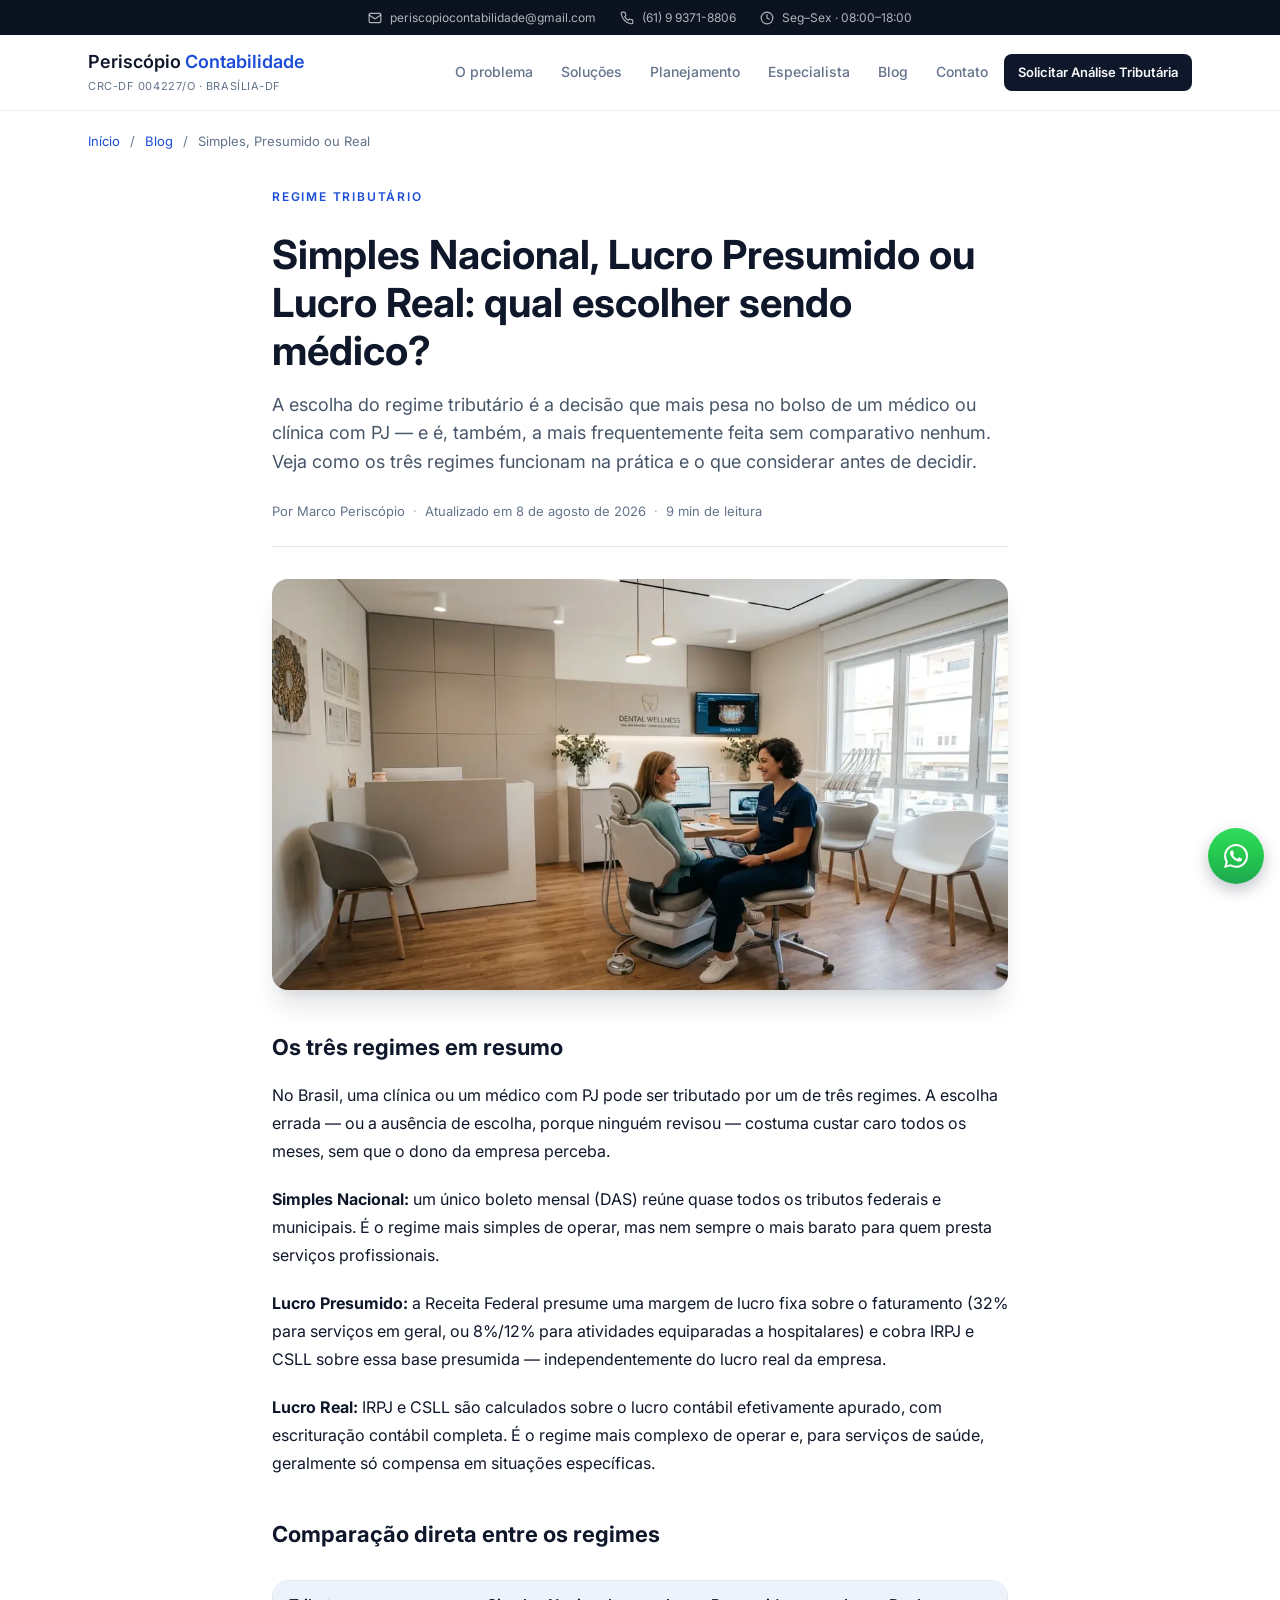
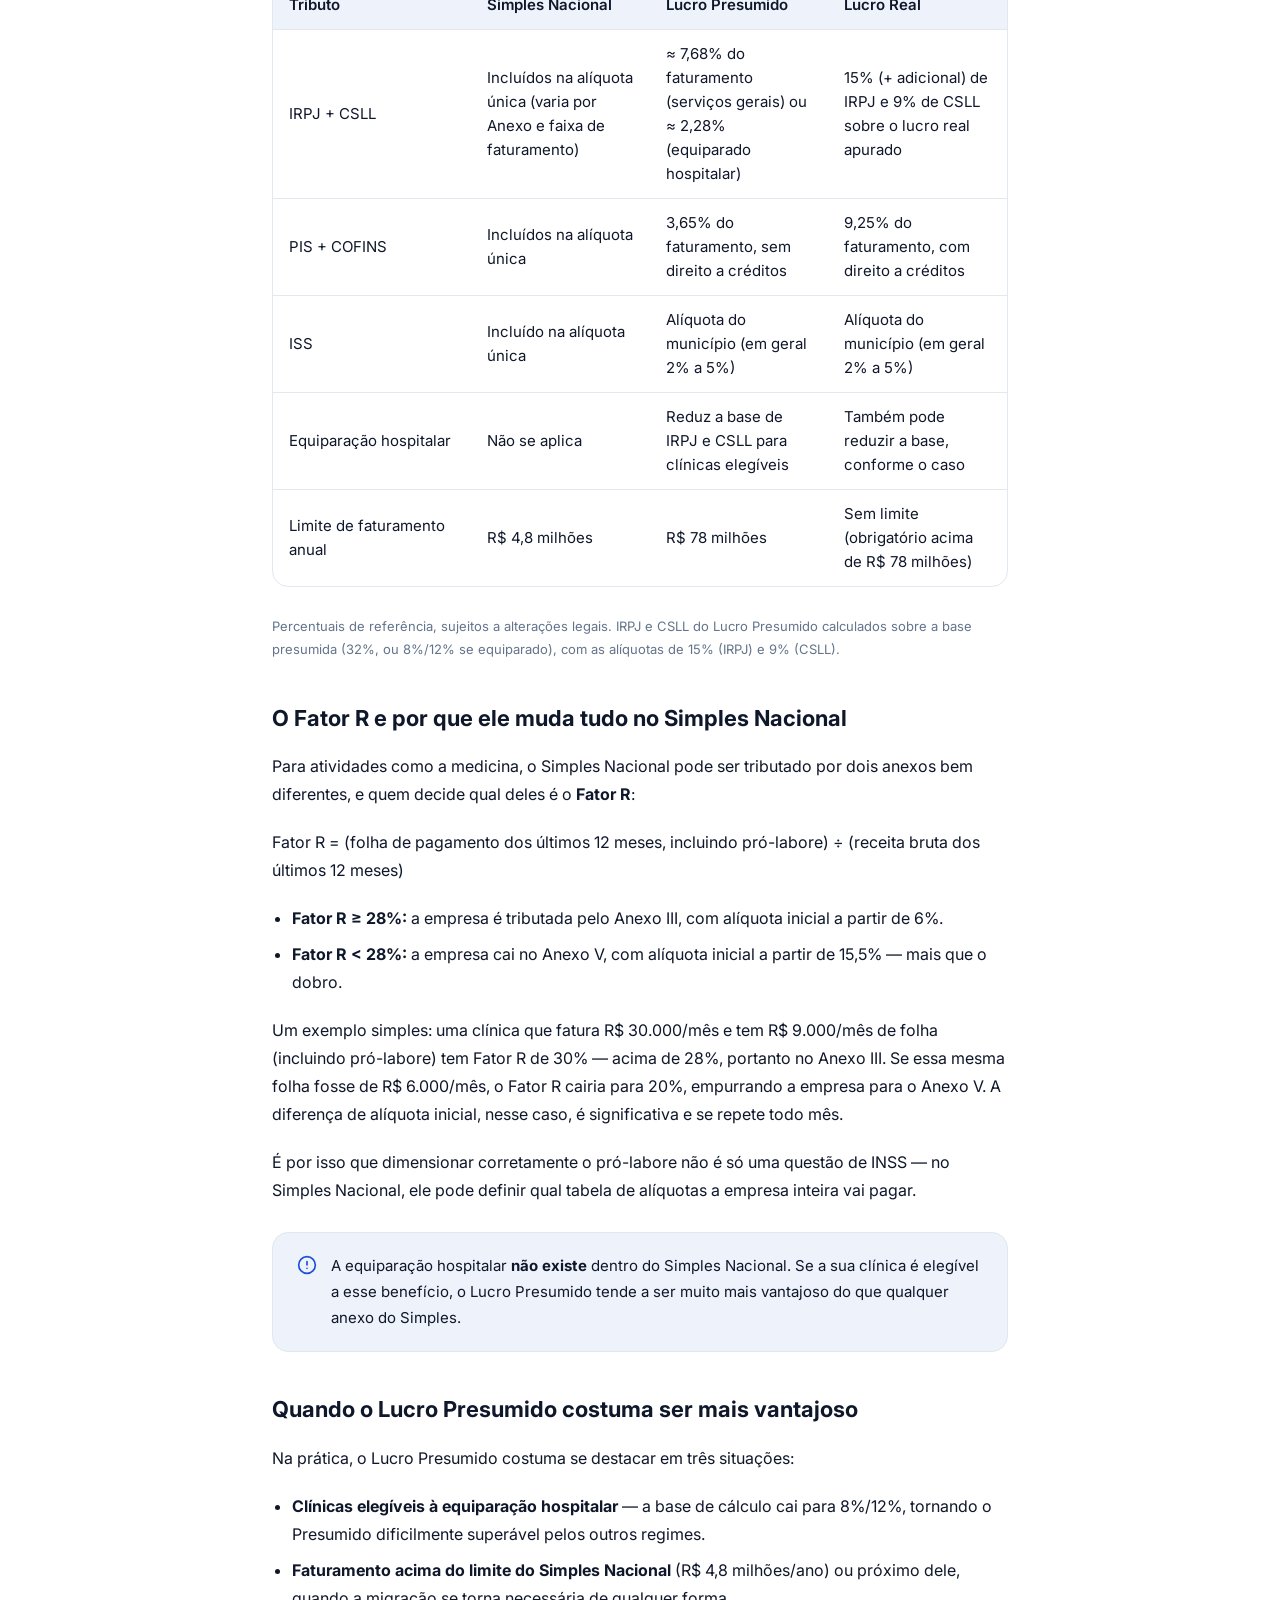
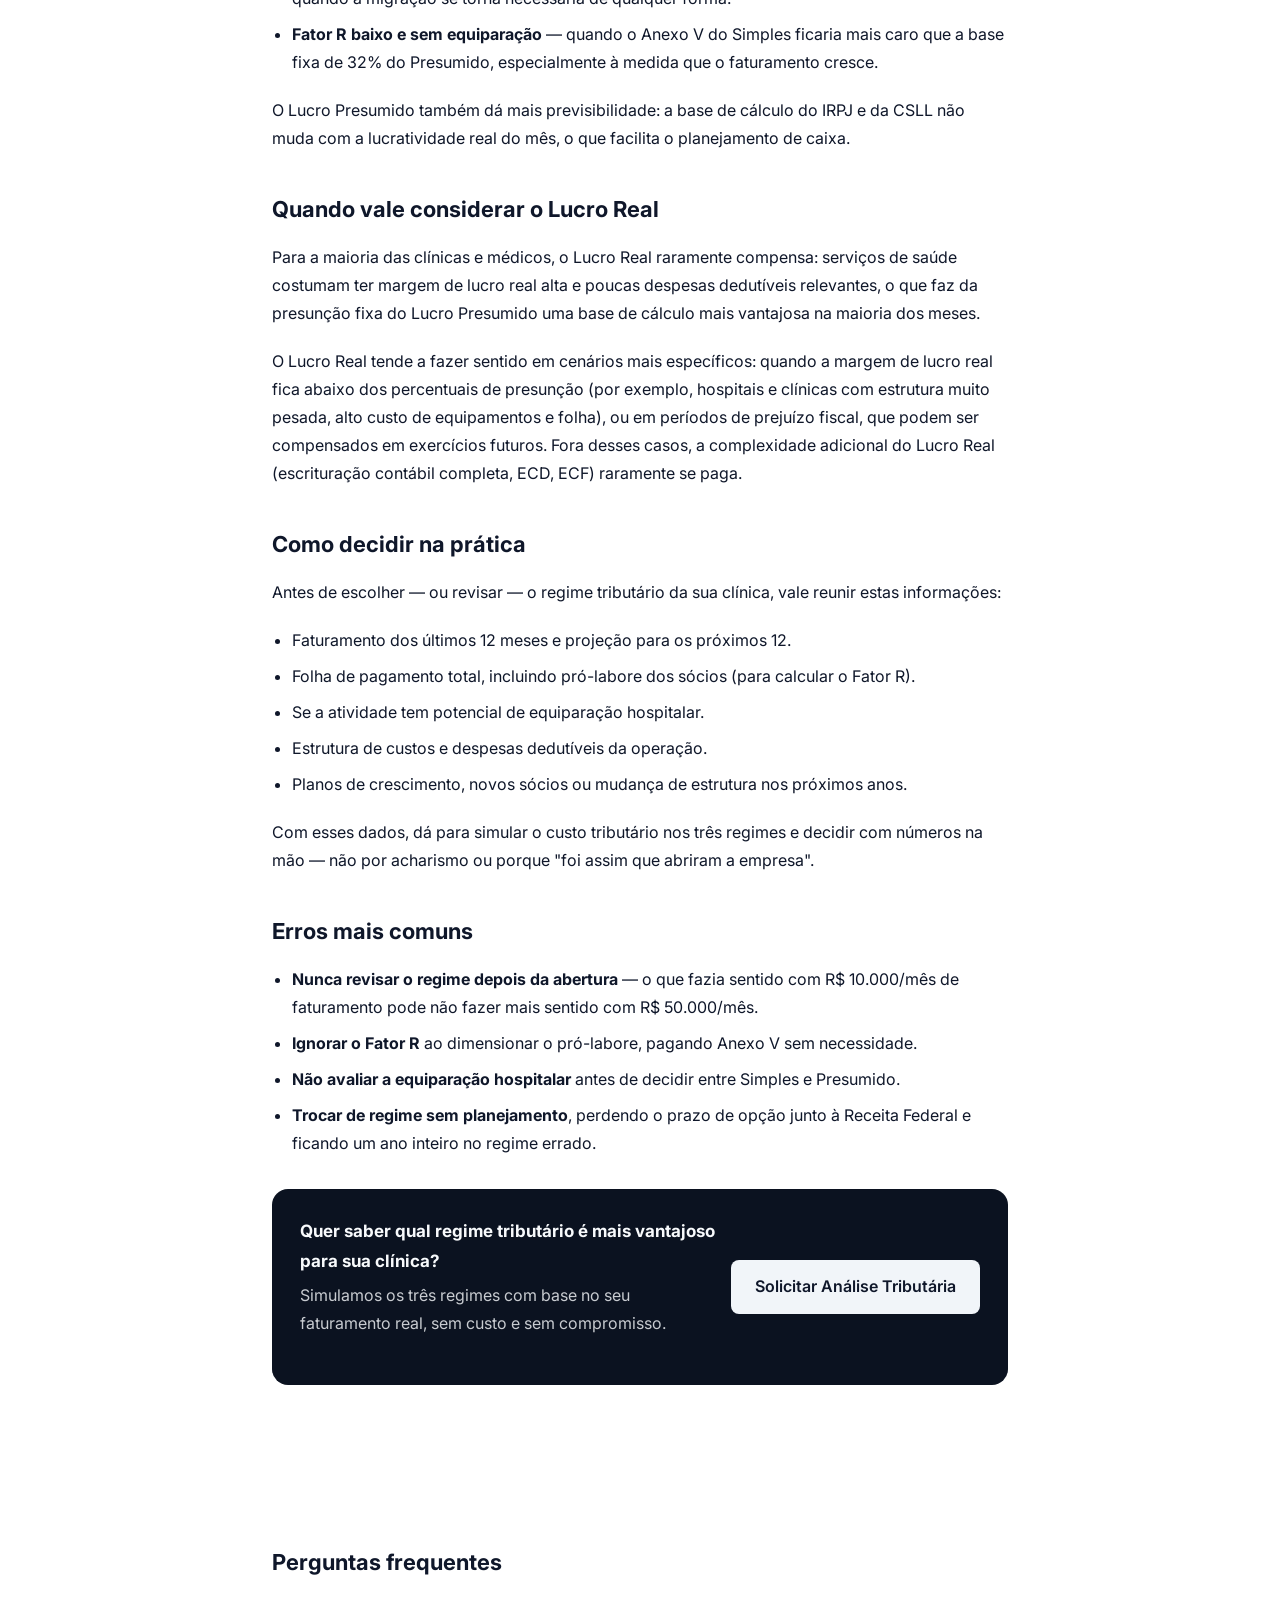
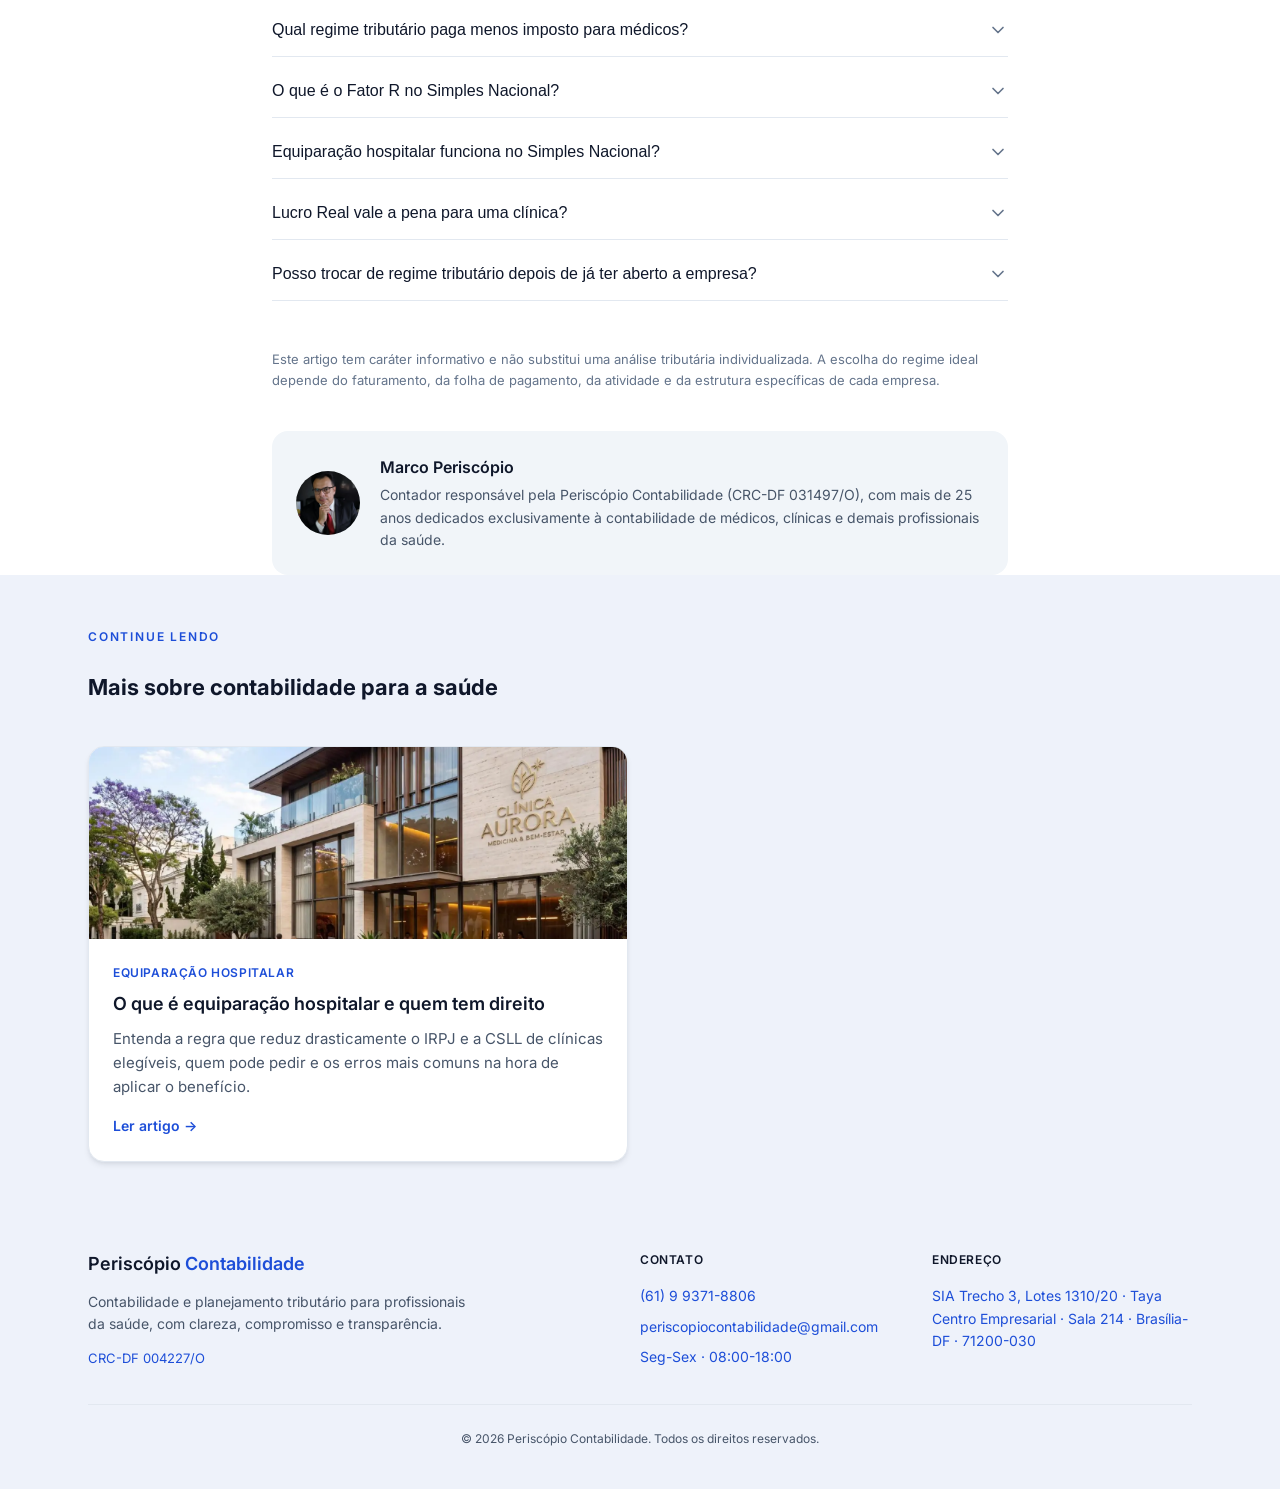
<file: blog/simples-presumido-ou-real-medico.html>
<!DOCTYPE html>
<html lang="pt-BR">
<head>
  <meta charset="UTF-8" />
  <meta name="viewport" content="width=device-width, initial-scale=1.0" />

  <!-- ==================== SEO on-page ==================== -->
  <title>Simples, Presumido ou Real: Qual Escolher Sendo Médico?</title>
  <meta name="description" content="Compare Simples Nacional, Lucro Presumido e Lucro Real para médicos e clínicas e descubra qual regime tributário reduz mais o seu imposto." />
  <meta name="robots" content="index, follow, max-image-preview:large" />
  <meta name="author" content="Marco Periscópio" />
  <meta name="theme-color" content="#0b1220" />
  <link rel="canonical" href="https://www.periscopiocontabilidade.com.br/blog/simples-presumido-ou-real-medico.html" />

  <!-- ==================== Open Graph / Facebook ==================== -->
  <meta property="og:type" content="article" />
  <meta property="og:locale" content="pt_BR" />
  <meta property="og:site_name" content="Periscópio Contabilidade" />
  <meta property="og:url" content="https://www.periscopiocontabilidade.com.br/blog/simples-presumido-ou-real-medico.html" />
  <meta property="og:title" content="Simples, Presumido ou Real: Qual Escolher Sendo Médico?" />
  <meta property="og:description" content="Compare Simples Nacional, Lucro Presumido e Lucro Real para médicos e clínicas e descubra qual regime tributário reduz mais o seu imposto." />
  <meta property="og:image" content="https://www.periscopiocontabilidade.com.br/images/consulta-odontologica.webp" />
  <meta property="og:image:width" content="1100" />
  <meta property="og:image:height" content="614" />
  <meta property="og:image:alt" content="Profissional de saúde em consulta, representando a rotina de uma clínica" />
  <meta property="article:published_time" content="2026-08-08" />
  <meta property="article:modified_time" content="2026-08-08" />
  <meta property="article:author" content="Marco Periscópio" />
  <meta property="article:section" content="Regime tributário" />

  <!-- ==================== Twitter Card ==================== -->
  <meta name="twitter:card" content="summary_large_image" />
  <meta name="twitter:title" content="Simples, Presumido ou Real: Qual Escolher Sendo Médico?" />
  <meta name="twitter:description" content="Compare Simples Nacional, Lucro Presumido e Lucro Real para médicos e clínicas e descubra qual regime tributário reduz mais o seu imposto." />
  <meta name="twitter:image" content="https://www.periscopiocontabilidade.com.br/images/consulta-odontologica.webp" />

  <!-- ==================== Favicon ==================== -->
  <link rel="icon" href="/favicon.ico" sizes="any" />
  <link rel="icon" type="image/png" sizes="16x16" href="/images/favicon-16.png" />
  <link rel="icon" type="image/png" sizes="32x32" href="/images/favicon-32.png" />
  <link rel="icon" type="image/png" sizes="48x48" href="/images/favicon-48.png" />
  <link rel="apple-touch-icon" sizes="180x180" href="/images/apple-touch-icon.png" />

  <!-- ==================== Performance ==================== -->
  <link rel="preconnect" href="https://fonts.googleapis.com" />
  <link rel="preconnect" href="https://fonts.gstatic.com" crossorigin />
  <link href="https://fonts.googleapis.com/css2?family=Inter:wght@400;500;600;700&display=swap" rel="stylesheet" />
  <link rel="preload" as="image" href="/images/consulta-odontologica.webp" type="image/webp" fetchpriority="high" />

  <!-- ==================== Dados estruturados ==================== -->
  <script type="application/ld+json">
  {
    "@context": "https://schema.org",
    "@type": "BreadcrumbList",
    "itemListElement": [
      { "@type": "ListItem", "position": 1, "name": "Início", "item": "https://www.periscopiocontabilidade.com.br/" },
      { "@type": "ListItem", "position": 2, "name": "Blog", "item": "https://www.periscopiocontabilidade.com.br/blog/" },
      { "@type": "ListItem", "position": 3, "name": "Simples Nacional, Lucro Presumido ou Lucro Real", "item": "https://www.periscopiocontabilidade.com.br/blog/simples-presumido-ou-real-medico.html" }
    ]
  }
  </script>
  <script type="application/ld+json">
  {
    "@context": "https://schema.org",
    "@type": "BlogPosting",
    "headline": "Simples Nacional, Lucro Presumido ou Lucro Real: qual escolher sendo médico?",
    "description": "Compare Simples Nacional, Lucro Presumido e Lucro Real para médicos e clínicas e descubra qual regime tributário reduz mais o seu imposto.",
    "image": "https://www.periscopiocontabilidade.com.br/images/consulta-odontologica.webp",
    "datePublished": "2026-08-08",
    "dateModified": "2026-08-08",
    "inLanguage": "pt-BR",
    "author": {
      "@type": "Person",
      "name": "Marco Periscópio",
      "jobTitle": "Contador responsável"
    },
    "publisher": {
      "@type": "Organization",
      "name": "Periscópio Contabilidade",
      "logo": {
        "@type": "ImageObject",
        "url": "https://www.periscopiocontabilidade.com.br/images/apple-touch-icon.png"
      }
    },
    "mainEntityOfPage": {
      "@type": "WebPage",
      "@id": "https://www.periscopiocontabilidade.com.br/blog/simples-presumido-ou-real-medico.html"
    }
  }
  </script>
  <script type="application/ld+json">
  {
    "@context": "https://schema.org",
    "@type": "FAQPage",
    "mainEntity": [
      {
        "@type": "Question",
        "name": "Qual regime tributário paga menos imposto para médicos?",
        "acceptedAnswer": {
          "@type": "Answer",
          "text": "Não existe uma resposta única. Depende do faturamento, do Fator R (proporção da folha de pagamento), se a atividade é elegível à equiparação hospitalar e da estrutura de custos da clínica. Por isso a comparação precisa ser feita caso a caso, com projeção de faturamento."
        }
      },
      {
        "@type": "Question",
        "name": "O que é o Fator R no Simples Nacional?",
        "acceptedAnswer": {
          "@type": "Answer",
          "text": "É a proporção entre a folha de pagamento (incluindo pró-labore) dos últimos 12 meses e a receita bruta do mesmo período. Se o Fator R for igual ou maior que 28%, a empresa é tributada pelo Anexo III, com alíquotas menores. Abaixo de 28%, cai no Anexo V, com alíquotas iniciais bem mais altas."
        }
      },
      {
        "@type": "Question",
        "name": "Equiparação hospitalar funciona no Simples Nacional?",
        "acceptedAnswer": {
          "@type": "Answer",
          "text": "Não. A equiparação hospitalar altera os percentuais de presunção de lucro usados no Lucro Presumido e no Lucro Real. Quem está no Simples Nacional paga por uma tabela unificada própria e não é afetado por esse benefício."
        }
      },
      {
        "@type": "Question",
        "name": "Lucro Real vale a pena para uma clínica?",
        "acceptedAnswer": {
          "@type": "Answer",
          "text": "Na maioria dos casos, não. Serviços de saúde costumam ter margem de lucro alta e poucas despesas dedutíveis relevantes, o que torna o Lucro Presumido geralmente mais barato. O Lucro Real tende a compensar apenas quando a margem de lucro real é baixa ou há prejuízo fiscal no período."
        }
      },
      {
        "@type": "Question",
        "name": "Posso trocar de regime tributário depois de já ter aberto a empresa?",
        "acceptedAnswer": {
          "@type": "Answer",
          "text": "Sim, mas a mudança normalmente só vale a partir de janeiro do ano seguinte, mediante opção formal junto à Receita Federal dentro do prazo. Por isso o ideal é revisar o regime todo ano, antes do faturamento do ano seguinte começar a se consolidar."
        }
      }
    ]
  }
  </script>

  <link rel="stylesheet" href="/styles.css" />
</head>
<body>
  <a href="#conteudo" class="skip-link">Pular para o conteúdo principal</a>

  <!-- Top bar -->
  <div class="top-bar">
    <div class="container">
      <div class="top-bar-inner">
        <a href="mailto:periscopiocontabilidade@gmail.com">
          <svg xmlns="http://www.w3.org/2000/svg" aria-hidden="true" focusable="false" width="14" height="14" viewBox="0 0 24 24" fill="none" stroke="currentColor" stroke-width="2" stroke-linecap="round" stroke-linejoin="round"><rect width="20" height="16" x="2" y="4" rx="2"/><path d="m22 7-8.97 5.7a1.94 1.94 0 0 1-2.06 0L2 7"/></svg>
          periscopiocontabilidade@gmail.com
        </a>
        <a href="tel:+5561993718806">
          <svg xmlns="http://www.w3.org/2000/svg" aria-hidden="true" focusable="false" width="14" height="14" viewBox="0 0 24 24" fill="none" stroke="currentColor" stroke-width="2" stroke-linecap="round" stroke-linejoin="round"><path d="M22 16.92v3a2 2 0 0 1-2.18 2 19.79 19.79 0 0 1-8.63-3.07 19.5 19.5 0 0 1-6-6 19.79 19.79 0 0 1-3.07-8.67A2 2 0 0 1 4.11 2h3a2 2 0 0 1 2 1.72 12.84 12.84 0 0 0 .7 2.81 2 2 0 0 1-.45 2.11L8.09 9.91a16 16 0 0 0 6 6l1.27-1.27a2 2 0 0 1 2.11-.45 12.84 12.84 0 0 0 2.81.7A2 2 0 0 1 22 16.92z"/></svg>
          (61) 9 9371-8806
        </a>
        <span>
          <svg xmlns="http://www.w3.org/2000/svg" aria-hidden="true" focusable="false" width="14" height="14" viewBox="0 0 24 24" fill="none" stroke="currentColor" stroke-width="2" stroke-linecap="round" stroke-linejoin="round"><circle cx="12" cy="12" r="10"/><polyline points="12 6 12 12 16 14"/></svg>
          Seg–Sex · 08:00–18:00
        </span>
      </div>
    </div>
  </div>

  <!-- Header -->
  <header class="site-header">
    <div class="container">
      <div class="header-inner">
        <a href="/" class="brand" aria-label="Periscópio Contabilidade, página inicial">
          <span class="brand-name">Periscópio <span>Contabilidade</span></span>
          <span class="brand-meta">CRC-DF 004227/O · Brasília-DF</span>
        </a>
        <div class="header-actions">
          <nav class="desktop-nav" aria-label="Navegação principal">
            <a href="/#problema" class="nav-link">O problema</a>
            <a href="/#solucoes" class="nav-link">Soluções</a>
            <a href="/#planejamento" class="nav-link">Planejamento</a>
            <a href="/#especialista" class="nav-link">Especialista</a>
            <a href="/blog/" class="nav-link">Blog</a>
            <a href="/#contato" class="nav-link">Contato</a>
          </nav>
          <a href="https://wa.me/5561993718806?text=Ol%C3%A1%2C%20vim%20pelo%20site%20e%20quero%20solicitar%20a%20an%C3%A1lise%20tribut%C3%A1ria%20da%20minha%20PJ%20da%20sa%C3%BAde." target="_blank" rel="noopener" class="btn btn-primary btn-sm hidden-sm">
            Solicitar Análise Tributária
          </a>
          <button class="menu-toggle" type="button" aria-label="Abrir menu" aria-expanded="false" onclick="toggleMenu()">
            <svg xmlns="http://www.w3.org/2000/svg" aria-hidden="true" focusable="false" width="20" height="20" viewBox="0 0 24 24" fill="none" stroke="currentColor" stroke-width="2" stroke-linecap="round" stroke-linejoin="round"><line x1="4" x2="20" y1="12" y2="12"/><line x1="4" x2="20" y1="6" y2="6"/><line x1="4" x2="20" y1="18" y2="18"/></svg>
          </button>
        </div>
      </div>
    </div>
    <nav class="mobile-nav" id="mobileNav" aria-label="Navegação móvel">
      <a href="/#problema" onclick="closeMenu()">O problema</a>
      <a href="/#solucoes" onclick="closeMenu()">Soluções</a>
      <a href="/#planejamento" onclick="closeMenu()">Planejamento</a>
      <a href="/#especialista" onclick="closeMenu()">Especialista</a>
      <a href="/blog/" onclick="closeMenu()">Blog</a>
      <a href="/#contato" onclick="closeMenu()">Contato</a>
      <a href="https://wa.me/5561993718806?text=Ol%C3%A1%2C%20vim%20pelo%20site%20e%20quero%20solicitar%20a%20an%C3%A1lise%20tribut%C3%A1ria%20da%20minha%20PJ%20da%20sa%C3%BAde." target="_blank" rel="noopener" class="btn btn-primary btn-lg btn-full">
        Solicitar Análise Tributária
      </a>
    </nav>
  </header>
  <main id="conteudo">
    <nav class="breadcrumbs" aria-label="Trilha de navegação">
      <div class="container">
        <a href="/">Início</a>
        <span class="sep">/</span>
        <a href="/blog/">Blog</a>
        <span class="sep">/</span>
        <span aria-current="page">Simples, Presumido ou Real</span>
      </div>
    </nav>

    <article>
      <div class="container">
        <header class="article-header">
          <span class="eyebrow">Regime tributário</span>
          <h1>Simples Nacional, Lucro Presumido ou Lucro Real: qual escolher sendo médico?</h1>
          <p class="article-lead">
            A escolha do regime tributário é a decisão que mais pesa no bolso de um médico ou clínica com PJ — e é, também, a mais frequentemente feita sem comparativo nenhum. Veja como os três regimes funcionam na prática e o que considerar antes de decidir.
          </p>
          <div class="article-meta">
            <span>Por Marco Periscópio</span>
            <span class="sep">·</span>
            <span>Atualizado em 8 de agosto de 2026</span>
            <span class="sep">·</span>
            <span>9 min de leitura</span>
          </div>
        </header>

        <div class="article-cover">
          <img src="/images/consulta-odontologica.webp" alt="Profissional de saúde em consulta com paciente" width="1100" height="614" loading="eager" decoding="async" />
        </div>

        <div class="article-body">
          <h2>Os três regimes em resumo</h2>
          <p>
            No Brasil, uma clínica ou um médico com PJ pode ser tributado por um de três regimes. A escolha errada — ou a ausência de escolha, porque ninguém revisou — costuma custar caro todos os meses, sem que o dono da empresa perceba.
          </p>
          <p>
            <strong>Simples Nacional:</strong> um único boleto mensal (DAS) reúne quase todos os tributos federais e municipais. É o regime mais simples de operar, mas nem sempre o mais barato para quem presta serviços profissionais.
          </p>
          <p>
            <strong>Lucro Presumido:</strong> a Receita Federal presume uma margem de lucro fixa sobre o faturamento (32% para serviços em geral, ou 8%/12% para atividades equiparadas a hospitalares) e cobra IRPJ e CSLL sobre essa base presumida — independentemente do lucro real da empresa.
          </p>
          <p>
            <strong>Lucro Real:</strong> IRPJ e CSLL são calculados sobre o lucro contábil efetivamente apurado, com escrituração contábil completa. É o regime mais complexo de operar e, para serviços de saúde, geralmente só compensa em situações específicas.
          </p>

          <h2>Comparação direta entre os regimes</h2>
          <div class="article-table-wrap">
            <table class="article-table">
              <thead>
                <tr>
                  <th>Tributo</th>
                  <th>Simples Nacional</th>
                  <th>Lucro Presumido</th>
                  <th>Lucro Real</th>
                </tr>
              </thead>
              <tbody>
                <tr>
                  <td>IRPJ + CSLL</td>
                  <td>Incluídos na alíquota única (varia por Anexo e faixa de faturamento)</td>
                  <td>≈ 7,68% do faturamento (serviços gerais) ou ≈ 2,28% (equiparado hospitalar)</td>
                  <td>15% (+ adicional) de IRPJ e 9% de CSLL sobre o lucro real apurado</td>
                </tr>
                <tr>
                  <td>PIS + COFINS</td>
                  <td>Incluídos na alíquota única</td>
                  <td>3,65% do faturamento, sem direito a créditos</td>
                  <td>9,25% do faturamento, com direito a créditos</td>
                </tr>
                <tr>
                  <td>ISS</td>
                  <td>Incluído na alíquota única</td>
                  <td>Alíquota do município (em geral 2% a 5%)</td>
                  <td>Alíquota do município (em geral 2% a 5%)</td>
                </tr>
                <tr>
                  <td>Equiparação hospitalar</td>
                  <td>Não se aplica</td>
                  <td>Reduz a base de IRPJ e CSLL para clínicas elegíveis</td>
                  <td>Também pode reduzir a base, conforme o caso</td>
                </tr>
                <tr>
                  <td>Limite de faturamento anual</td>
                  <td>R$ 4,8 milhões</td>
                  <td>R$ 78 milhões</td>
                  <td>Sem limite (obrigatório acima de R$ 78 milhões)</td>
                </tr>
              </tbody>
            </table>
          </div>
          <p style="font-size: 0.8125rem; color: var(--muted);">
            Percentuais de referência, sujeitos a alterações legais. IRPJ e CSLL do Lucro Presumido calculados sobre a base presumida (32%, ou 8%/12% se equiparado), com as alíquotas de 15% (IRPJ) e 9% (CSLL).
          </p>

          <h2>O Fator R e por que ele muda tudo no Simples Nacional</h2>
          <p>
            Para atividades como a medicina, o Simples Nacional pode ser tributado por dois anexos bem diferentes, e quem decide qual deles é o <strong>Fator R</strong>:
          </p>
          <p>
            Fator R = (folha de pagamento dos últimos 12 meses, incluindo pró-labore) ÷ (receita bruta dos últimos 12 meses)
          </p>
          <ul>
            <li><strong>Fator R ≥ 28%:</strong> a empresa é tributada pelo Anexo III, com alíquota inicial a partir de 6%.</li>
            <li><strong>Fator R &lt; 28%:</strong> a empresa cai no Anexo V, com alíquota inicial a partir de 15,5% — mais que o dobro.</li>
          </ul>
          <p>
            Um exemplo simples: uma clínica que fatura R$ 30.000/mês e tem R$ 9.000/mês de folha (incluindo pró-labore) tem Fator R de 30% — acima de 28%, portanto no Anexo III. Se essa mesma folha fosse de R$ 6.000/mês, o Fator R cairia para 20%, empurrando a empresa para o Anexo V. A diferença de alíquota inicial, nesse caso, é significativa e se repete todo mês.
          </p>
          <p>
            É por isso que dimensionar corretamente o pró-labore não é só uma questão de INSS — no Simples Nacional, ele pode definir qual tabela de alíquotas a empresa inteira vai pagar.
          </p>

          <div class="article-callout">
            <svg xmlns="http://www.w3.org/2000/svg" aria-hidden="true" focusable="false" viewBox="0 0 24 24" fill="none" stroke="currentColor" stroke-width="2" stroke-linecap="round" stroke-linejoin="round"><circle cx="12" cy="12" r="10"/><line x1="12" x2="12" y1="8" y2="12"/><line x1="12" x2="12.01" y1="16" y2="16"/></svg>
            <p>A equiparação hospitalar <strong>não existe</strong> dentro do Simples Nacional. Se a sua clínica é elegível a esse benefício, o Lucro Presumido tende a ser muito mais vantajoso do que qualquer anexo do Simples.</p>
          </div>

          <h2>Quando o Lucro Presumido costuma ser mais vantajoso</h2>
          <p>
            Na prática, o Lucro Presumido costuma se destacar em três situações:
          </p>
          <ul>
            <li><strong>Clínicas elegíveis à equiparação hospitalar</strong> — a base de cálculo cai para 8%/12%, tornando o Presumido dificilmente superável pelos outros regimes.</li>
            <li><strong>Faturamento acima do limite do Simples Nacional</strong> (R$ 4,8 milhões/ano) ou próximo dele, quando a migração se torna necessária de qualquer forma.</li>
            <li><strong>Fator R baixo e sem equiparação</strong> — quando o Anexo V do Simples ficaria mais caro que a base fixa de 32% do Presumido, especialmente à medida que o faturamento cresce.</li>
          </ul>
          <p>
            O Lucro Presumido também dá mais previsibilidade: a base de cálculo do IRPJ e da CSLL não muda com a lucratividade real do mês, o que facilita o planejamento de caixa.
          </p>

          <h2>Quando vale considerar o Lucro Real</h2>
          <p>
            Para a maioria das clínicas e médicos, o Lucro Real raramente compensa: serviços de saúde costumam ter margem de lucro real alta e poucas despesas dedutíveis relevantes, o que faz da presunção fixa do Lucro Presumido uma base de cálculo mais vantajosa na maioria dos meses.
          </p>
          <p>
            O Lucro Real tende a fazer sentido em cenários mais específicos: quando a margem de lucro real fica abaixo dos percentuais de presunção (por exemplo, hospitais e clínicas com estrutura muito pesada, alto custo de equipamentos e folha), ou em períodos de prejuízo fiscal, que podem ser compensados em exercícios futuros. Fora desses casos, a complexidade adicional do Lucro Real (escrituração contábil completa, ECD, ECF) raramente se paga.
          </p>

          <h2>Como decidir na prática</h2>
          <p>
            Antes de escolher — ou revisar — o regime tributário da sua clínica, vale reunir estas informações:
          </p>
          <ul>
            <li>Faturamento dos últimos 12 meses e projeção para os próximos 12.</li>
            <li>Folha de pagamento total, incluindo pró-labore dos sócios (para calcular o Fator R).</li>
            <li>Se a atividade tem potencial de equiparação hospitalar.</li>
            <li>Estrutura de custos e despesas dedutíveis da operação.</li>
            <li>Planos de crescimento, novos sócios ou mudança de estrutura nos próximos anos.</li>
          </ul>
          <p>
            Com esses dados, dá para simular o custo tributário nos três regimes e decidir com números na mão — não por acharismo ou porque "foi assim que abriram a empresa".
          </p>

          <h2>Erros mais comuns</h2>
          <ul>
            <li><strong>Nunca revisar o regime depois da abertura</strong> — o que fazia sentido com R$ 10.000/mês de faturamento pode não fazer mais sentido com R$ 50.000/mês.</li>
            <li><strong>Ignorar o Fator R</strong> ao dimensionar o pró-labore, pagando Anexo V sem necessidade.</li>
            <li><strong>Não avaliar a equiparação hospitalar</strong> antes de decidir entre Simples e Presumido.</li>
            <li><strong>Trocar de regime sem planejamento</strong>, perdendo o prazo de opção junto à Receita Federal e ficando um ano inteiro no regime errado.</li>
          </ul>

          <div class="article-cta">
            <p>
              <strong>Quer saber qual regime tributário é mais vantajoso para sua clínica?</strong>
              Simulamos os três regimes com base no seu faturamento real, sem custo e sem compromisso.
            </p>
            <a href="https://wa.me/5561993718806?text=Ol%C3%A1%2C%20vim%20pelo%20blog%20e%20quero%20saber%20qual%20regime%20tribut%C3%A1rio%20%C3%A9%20mais%20vantajoso%20para%20minha%20cl%C3%ADnica." target="_blank" rel="noopener" class="btn btn-secondary btn-lg" style="white-space: nowrap;">
                Solicitar Análise Tributária
              </a>
            </div>
        </div>

        <section class="article-faq">
          <div class="faq-list">
            <h2>Perguntas frequentes</h2>
            <div class="faq-item">
              <h3 class="faq-heading">
                <button class="faq-question" type="button" onclick="toggleFaq(this)" aria-expanded="false" aria-controls="art2-faq-1" id="art2-faq-q-1">
                  Qual regime tributário paga menos imposto para médicos?
                  <svg xmlns="http://www.w3.org/2000/svg" aria-hidden="true" focusable="false" viewBox="0 0 24 24" fill="none" stroke="currentColor" stroke-width="2" stroke-linecap="round" stroke-linejoin="round"><path d="m6 9 6 6 6-6"/></svg>
                </button>
              </h3>
              <div class="faq-answer" id="art2-faq-1" role="region" aria-labelledby="art2-faq-q-1">
                <p>Não existe uma resposta única. Depende do faturamento, do Fator R, se a atividade é elegível à equiparação hospitalar e da estrutura de custos da clínica. A comparação precisa ser feita caso a caso, com projeção de faturamento.</p>
              </div>
            </div>
            <div class="faq-item">
              <h3 class="faq-heading">
                <button class="faq-question" type="button" onclick="toggleFaq(this)" aria-expanded="false" aria-controls="art2-faq-2" id="art2-faq-q-2">
                  O que é o Fator R no Simples Nacional?
                  <svg xmlns="http://www.w3.org/2000/svg" aria-hidden="true" focusable="false" viewBox="0 0 24 24" fill="none" stroke="currentColor" stroke-width="2" stroke-linecap="round" stroke-linejoin="round"><path d="m6 9 6 6 6-6"/></svg>
                </button>
              </h3>
              <div class="faq-answer" id="art2-faq-2" role="region" aria-labelledby="art2-faq-q-2">
                <p>É a proporção entre a folha de pagamento (incluindo pró-labore) dos últimos 12 meses e a receita bruta do mesmo período. Se o Fator R for igual ou maior que 28%, a empresa é tributada pelo Anexo III, com alíquotas menores. Abaixo de 28%, cai no Anexo V, com alíquotas iniciais bem mais altas.</p>
              </div>
            </div>
            <div class="faq-item">
              <h3 class="faq-heading">
                <button class="faq-question" type="button" onclick="toggleFaq(this)" aria-expanded="false" aria-controls="art2-faq-3" id="art2-faq-q-3">
                  Equiparação hospitalar funciona no Simples Nacional?
                  <svg xmlns="http://www.w3.org/2000/svg" aria-hidden="true" focusable="false" viewBox="0 0 24 24" fill="none" stroke="currentColor" stroke-width="2" stroke-linecap="round" stroke-linejoin="round"><path d="m6 9 6 6 6-6"/></svg>
                </button>
              </h3>
              <div class="faq-answer" id="art2-faq-3" role="region" aria-labelledby="art2-faq-q-3">
                <p>Não. A equiparação hospitalar altera os percentuais de presunção de lucro usados no Lucro Presumido e no Lucro Real. Quem está no Simples Nacional paga por uma tabela unificada própria e não é afetado por esse benefício.</p>
              </div>
            </div>
            <div class="faq-item">
              <h3 class="faq-heading">
                <button class="faq-question" type="button" onclick="toggleFaq(this)" aria-expanded="false" aria-controls="art2-faq-4" id="art2-faq-q-4">
                  Lucro Real vale a pena para uma clínica?
                  <svg xmlns="http://www.w3.org/2000/svg" aria-hidden="true" focusable="false" viewBox="0 0 24 24" fill="none" stroke="currentColor" stroke-width="2" stroke-linecap="round" stroke-linejoin="round"><path d="m6 9 6 6 6-6"/></svg>
                </button>
              </h3>
              <div class="faq-answer" id="art2-faq-4" role="region" aria-labelledby="art2-faq-q-4">
                <p>Na maioria dos casos, não. Serviços de saúde costumam ter margem de lucro alta e poucas despesas dedutíveis relevantes, o que torna o Lucro Presumido geralmente mais barato. O Lucro Real tende a compensar apenas quando a margem real é baixa ou há prejuízo fiscal no período.</p>
              </div>
            </div>
            <div class="faq-item">
              <h3 class="faq-heading">
                <button class="faq-question" type="button" onclick="toggleFaq(this)" aria-expanded="false" aria-controls="art2-faq-5" id="art2-faq-q-5">
                  Posso trocar de regime tributário depois de já ter aberto a empresa?
                  <svg xmlns="http://www.w3.org/2000/svg" aria-hidden="true" focusable="false" viewBox="0 0 24 24" fill="none" stroke="currentColor" stroke-width="2" stroke-linecap="round" stroke-linejoin="round"><path d="m6 9 6 6 6-6"/></svg>
                </button>
              </h3>
              <div class="faq-answer" id="art2-faq-5" role="region" aria-labelledby="art2-faq-q-5">
                <p>Sim, mas a mudança normalmente só vale a partir de janeiro do ano seguinte, mediante opção formal junto à Receita Federal dentro do prazo. O ideal é revisar o regime todo ano, antes do faturamento do ano seguinte começar a se consolidar.</p>
              </div>
            </div>
          </div>
        </section>

        <p style="max-width: 46rem; margin: 2rem auto 0; font-size: 0.8125rem; color: var(--muted);">
          Este artigo tem caráter informativo e não substitui uma análise tributária individualizada. A escolha do regime ideal depende do faturamento, da folha de pagamento, da atividade e da estrutura específicas de cada empresa.
        </p>

        <div class="author-box">
          <img src="/images/marco-periscopio.webp" alt="Marco Periscópio" width="64" height="64" loading="lazy" decoding="async" />
          <div>
            <h3>Marco Periscópio</h3>
            <p>Contador responsável pela Periscópio Contabilidade (CRC-DF 031497/O), com mais de 25 anos dedicados exclusivamente à contabilidade de médicos, clínicas e demais profissionais da saúde.</p>
          </div>
        </div>
      </div>
    </article>

    <section class="related-posts">
      <div class="container">
        <span class="eyebrow">Continue lendo</span>
        <h2>Mais sobre contabilidade para a saúde</h2>
        <div class="post-grid">
          <article class="post-card">
            <img src="/images/clinica-hero.webp" alt="Fachada de clínica médica em Brasília" class="post-card-image" width="1440" height="949" loading="lazy" decoding="async" />
            <div class="post-card-body">
              <span class="post-card-meta">Equiparação hospitalar</span>
              <h3><a href="/blog/equiparacao-hospitalar-quem-tem-direito.html">O que é equiparação hospitalar e quem tem direito</a></h3>
              <p>Entenda a regra que reduz drasticamente o IRPJ e a CSLL de clínicas elegíveis, quem pode pedir e os erros mais comuns na hora de aplicar o benefício.</p>
              <a href="/blog/equiparacao-hospitalar-quem-tem-direito.html" class="post-card-link">Ler artigo →</a>
            </div>
          </article>
        </div>
      </div>
    </section>
  </main>

  <!-- Footer -->
  <footer class="site-footer">
    <div class="container">
      <div class="footer-grid">
        <div>
          <h3 class="footer-brand">Periscópio <span>Contabilidade</span></h3>
          <p style="max-width: 24rem;">
            Contabilidade e planejamento tributário para profissionais da saúde, com clareza, compromisso e transparência.
          </p>
          <span class="footer-crc">CRC-DF 004227/O</span>
        </div>
        <div class="footer-col">
          <h3>Contato</h3>
          <a href="tel:+5561993718806">(61) 9 9371-8806</a>
          <a href="mailto:periscopiocontabilidade@gmail.com">periscopiocontabilidade@gmail.com</a>
          <span>Seg-Sex · 08:00-18:00</span>
        </div>
        <div class="footer-col">
          <h3>Endereço</h3>
          <span>SIA Trecho 3, Lotes 1310/20 · Taya Centro Empresarial · Sala 214 · Brasília-DF · 71200-030</span>
        </div>
      </div>
      <div class="footer-bottom">
        © 2026 Periscópio Contabilidade. Todos os direitos reservados.
      </div>
    </div>
  </footer>

  <!-- Floating WhatsApp -->
  <aside aria-label="Contato rápido via WhatsApp">
    <a href="https://wa.me/5561993718806?text=Ol%C3%A1%2C%20vim%20pelo%20site%20e%20quero%20solicitar%20a%20an%C3%A1lise%20tribut%C3%A1ria%20da%20minha%20PJ%20da%20sa%C3%BAde." target="_blank" rel="noopener" class="whatsapp-float" aria-label="Falar com a Periscópio Contabilidade no WhatsApp">
      <svg xmlns="http://www.w3.org/2000/svg" viewBox="0 0 24 24" fill="currentColor" aria-hidden="true" focusable="false"><path d="M17.472 14.382c-.297-.149-1.758-.867-2.03-.967-.273-.099-.471-.148-.67.15-.197.297-.767.966-.94 1.164-.173.199-.347.223-.644.075-.297-.15-1.255-.463-2.39-1.475-.883-.788-1.48-1.761-1.653-2.059-.173-.297-.018-.458.13-.606.134-.133.298-.347.446-.52.149-.174.198-.298.298-.497.099-.198.05-.371-.025-.52-.075-.149-.669-1.612-.916-2.207-.242-.579-.487-.5-.669-.51-.173-.008-.371-.01-.57-.01-.198 0-.52.074-.792.372-.272.297-1.04 1.016-1.04 2.479 0 1.462 1.065 2.875 1.213 3.074.149.198 2.096 3.2 5.077 4.487.709.306 1.262.489 1.694.625.712.227 1.36.195 1.871.118.571-.085 1.758-.719 2.006-1.413.248-.694.248-1.289.173-1.413-.074-.124-.272-.198-.57-.347M12.05 21.785h-.004a9.87 9.87 0 01-5.031-1.378l-.361-.214-3.741.982.998-3.648-.235-.374a9.86 9.86 0 01-1.51-5.26c.001-5.45 4.436-9.884 9.888-9.884 2.64 0 5.122 1.03 6.988 2.898a9.825 9.825 0 012.893 6.994c-.003 5.45-4.437 9.884-9.885 9.884M20.52 3.449C18.24 1.245 15.24 0 12.045 0 5.463 0 .104 5.36.101 11.943c0 2.105.549 4.16 1.595 5.976L0 24l6.223-1.634a11.9 11.9 0 005.822 1.483h.005c6.582 0 11.94-5.36 11.943-11.943a11.86 11.86 0 00-3.473-8.457"/></svg>
    </a>
  </aside>

  <script src="/site.js" defer></script>
</body>
</html>
</file>
<file: styles.css>
:root {
      --primary: #0f172a;
      --primary-foreground: #f8fafc;
      --accent: #3b82f6;
      --accent-foreground: #ffffff;
      --accent-text: #1d4ed8;
      --background: #ffffff;
      --foreground: #0f172a;
      --card: #ffffff;
      --card-elevated: #ffffff;
      --border: #e2e8f0;
      --muted: #64748b;
      --muted-foreground: #475569;
      --secondary: #f1f5f9;
      --success: #10b981;
      --navy: #0b1220;
      --steel: #1e293b;
      --shadow: 0 4px 6px -1px rgba(15, 23, 42, 0.08), 0 2px 4px -2px rgba(15, 23, 42, 0.08);
      --shadow-elevated: 0 20px 25px -5px rgba(15, 23, 42, 0.12), 0 8px 10px -6px rgba(15, 23, 42, 0.08);
      --radius: 1rem;
    }

    * {
      box-sizing: border-box;
      margin: 0;
      padding: 0;
    }

    html {
      scroll-behavior: smooth;
    }

    body {
      font-family: 'Inter', system-ui, -apple-system, BlinkMacSystemFont, 'Segoe UI', Roboto, sans-serif;
      background: var(--background);
      color: var(--foreground);
      line-height: 1.6;
      -webkit-font-smoothing: antialiased;
    }

    a {
      color: inherit;
      text-decoration: none;
    }

    img {
      max-width: 100%;
      display: block;
    }

    /* Acessibilidade: navegação por teclado */
    .skip-link {
      position: absolute;
      top: -3rem;
      left: 1rem;
      z-index: 100;
      background: var(--primary);
      color: var(--primary-foreground);
      padding: 0.75rem 1.25rem;
      border-radius: 0.5rem;
      font-size: 0.9375rem;
      font-weight: 600;
      transition: top 0.2s;
    }

    .skip-link:focus {
      top: 1rem;
    }

    a:focus-visible,
    button:focus-visible,
    input:focus-visible,
    textarea:focus-visible {
      outline: 2px solid var(--accent);
      outline-offset: 2px;
    }

    @media (prefers-reduced-motion: reduce) {
      html {
        scroll-behavior: auto;
      }

      * {
        animation-duration: 0.01ms !important;
        animation-iteration-count: 1 !important;
        transition-duration: 0.01ms !important;
      }
    }

    .container {
      width: 100%;
      max-width: 72rem;
      margin: 0 auto;
      padding: 0 1rem;
    }

    @media (min-width: 640px) {
      .container {
        padding: 0 1.5rem;
      }
    }

    /* Top bar */
    .top-bar {
      display: none;
      background: var(--navy);
      color: rgba(248, 250, 252, 0.7);
      padding: 0.5rem 0;
      font-size: 0.75rem;
    }

    @media (min-width: 768px) {
      .top-bar {
        display: block;
      }
    }

    .top-bar-inner {
      display: flex;
      flex-wrap: wrap;
      align-items: center;
      justify-content: center;
      gap: 0.5rem 1.5rem;
    }

    .top-bar a,
    .top-bar span {
      display: inline-flex;
      align-items: center;
      gap: 0.5rem;
      transition: color 0.2s;
    }

    .top-bar a:hover {
      color: var(--primary-foreground);
    }

    /* Header */
    .site-header {
      position: sticky;
      top: 0;
      z-index: 50;
      background: rgba(255, 255, 255, 0.9);
      backdrop-filter: blur(12px);
      border-bottom: 1px solid rgba(226, 232, 240, 0.7);
    }

    .header-inner {
      display: grid;
      grid-template-columns: minmax(0, 1fr) auto;
      align-items: center;
      gap: 1rem;
      padding: 0.75rem 0;
    }

    @media (min-width: 1024px) {
      .header-inner {
        padding: 1rem 0;
      }
    }

    .brand {
      min-width: 0;
      line-height: 1.25;
    }

    .brand-name {
      display: block;
      font-size: 1rem;
      font-weight: 600;
      color: var(--primary);
      white-space: nowrap;
      overflow: hidden;
      text-overflow: ellipsis;
    }

    @media (min-width: 640px) {
      .brand-name {
        font-size: 1.125rem;
      }
    }

    .brand-name span {
      color: var(--accent-text);
    }

    .brand-meta {
      font-size: 0.6875rem;
      letter-spacing: 0.05em;
      text-transform: uppercase;
      color: var(--muted);
    }

    .header-actions {
      display: flex;
      align-items: center;
      gap: 0.25rem;
    }

    .desktop-nav {
      display: none;
      align-items: center;
      gap: 0.25rem;
    }

    @media (min-width: 1024px) {
      .desktop-nav {
        display: flex;
      }
    }

    .nav-link {
      border-radius: 0.375rem;
      padding: 0.5rem 0.75rem;
      font-size: 0.875rem;
      font-weight: 500;
      color: var(--muted);
      transition: all 0.2s;
    }

    .nav-link:hover {
      background: var(--secondary);
      color: var(--primary);
    }

    .btn {
      display: inline-flex;
      align-items: center;
      justify-content: center;
      gap: 0.5rem;
      border-radius: 0.5rem;
      padding: 0.625rem 1rem;
      font-size: 0.875rem;
      font-weight: 600;
      border: none;
      cursor: pointer;
      transition: all 0.2s;
      text-align: center;
    }

    .btn-primary {
      background: var(--primary);
      color: var(--primary-foreground);
    }

    .btn-primary:hover {
      background: var(--steel);
    }

    .btn-secondary {
      background: var(--secondary);
      color: var(--primary);
    }

    .btn-secondary:hover {
      background: #e2e8f0;
    }

    .btn-outline-light {
      background: rgba(255, 255, 255, 0.08);
      border: 1px solid rgba(255, 255, 255, 0.25);
      color: var(--primary-foreground);
    }

    .btn-outline-light:hover {
      background: rgba(255, 255, 255, 0.14);
    }

    .btn-lg {
      padding: 0.875rem 1.5rem;
      font-size: 1rem;
      min-height: 3rem;
    }

    .btn-sm {
      padding: 0.5rem 0.875rem;
      font-size: 0.8125rem;
    }

    .btn-full {
      width: 100%;
    }

    .menu-toggle {
      display: grid;
      width: 2.75rem;
      height: 2.75rem;
      place-items: center;
      border-radius: 0.375rem;
      color: var(--primary);
      background: transparent;
      border: none;
      cursor: pointer;
    }

    @media (min-width: 1024px) {
      .menu-toggle {
        display: none;
      }
    }

    .mobile-nav {
      display: none;
      border-top: 1px solid var(--border);
      background: var(--background);
      padding: 0 1rem 1rem;
    }

    @media (min-width: 640px) {
      .mobile-nav {
        padding: 0 1.5rem 1rem;
      }
    }

    .mobile-nav.open {
      display: block;
    }

    .mobile-nav a {
      display: block;
      padding: 0.875rem 0;
      border-bottom: 1px solid rgba(226, 232, 240, 0.6);
      font-size: 1rem;
      font-weight: 500;
      color: var(--foreground);
    }

    .mobile-nav .btn {
      margin-top: 1rem;
    }

    /* Hero */
    .hero {
      padding: 3rem 0;
      background: var(--navy);
      color: var(--primary-foreground);
    }

    @media (min-width: 640px) {
      .hero {
        padding: 4rem 0;
      }
    }

    @media (min-width: 1024px) {
      .hero {
        padding: 5rem 0;
      }
    }

    .hero-grid {
      display: grid;
      gap: 2.5rem;
      align-items: center;
    }

    @media (min-width: 1024px) {
      .hero-grid {
        grid-template-columns: 1.15fr 0.85fr;
        gap: 2.5rem;
      }
    }

    .eyebrow {
      display: inline-block;
      font-size: 0.75rem;
      font-weight: 600;
      letter-spacing: 0.15em;
      text-transform: uppercase;
      color: var(--accent-text);
      margin-bottom: 0.75rem;
    }

    .hero-badge {
      display: inline-block;
      font-size: 0.75rem;
      font-weight: 600;
      letter-spacing: 0.1em;
      text-transform: uppercase;
      color: rgba(248, 250, 252, 0.9);
      background: rgba(255, 255, 255, 0.08);
      border: 1px solid rgba(255, 255, 255, 0.2);
      border-radius: 9999px;
      padding: 0.5rem 1rem;
      margin-bottom: 1.25rem;
    }

    .hero h1 {
      font-size: 1.875rem;
      line-height: 1.15;
      font-weight: 700;
      color: var(--primary-foreground);
    }

    .hero h1 .hero-underline {
      text-decoration: underline;
      text-decoration-color: var(--accent);
      text-decoration-thickness: 3px;
      text-underline-offset: 4px;
    }

    @media (min-width: 640px) {
      .hero h1 {
        font-size: 2.25rem;
      }
    }

    @media (min-width: 1024px) {
      .hero h1 {
        font-size: 3rem;
      }
    }

    .hero p.lead {
      margin-top: 1rem;
      font-size: 1rem;
      color: rgba(248, 250, 252, 0.75);
    }

    @media (min-width: 640px) {
      .hero p.lead {
        font-size: 1.125rem;
      }
    }

    .hero-benefits {
      margin-top: 1.5rem;
      display: flex;
      flex-direction: column;
      gap: 0.75rem;
    }

    .hero-benefit {
      display: flex;
      align-items: flex-start;
      gap: 0.75rem;
      font-size: 0.9375rem;
      color: rgba(248, 250, 252, 0.9);
    }

    .icon-check {
      flex-shrink: 0;
      width: 1.5rem;
      height: 1.5rem;
      border-radius: 9999px;
      background: rgba(16, 185, 129, 0.18);
      color: var(--success);
      display: grid;
      place-items: center;
      margin-top: 0.125rem;
    }

    .icon-check svg {
      width: 0.875rem;
      height: 0.875rem;
    }

    .hero-ctas {
      margin-top: 2rem;
      display: flex;
      flex-direction: column;
      gap: 0.75rem;
    }

    @media (min-width: 640px) {
      .hero-ctas {
        flex-direction: row;
        flex-wrap: wrap;
      }
    }

    .hero-ctas .btn {
      white-space: nowrap;
      padding: 0.75rem 1.125rem;
      min-height: auto;
      font-size: 0.9375rem;
    }

    .hero-media {
      position: relative;
    }

    .hero-image {
      display: block;
      width: 100%;
      height: auto;
      border-radius: var(--radius);
      box-shadow: var(--shadow-elevated);
    }

    .hero-stats {
      margin-top: 1rem;
      display: flex;
      flex-direction: column;
      gap: 0.75rem;
    }

    .hero-stat-card {
      display: flex;
      align-items: center;
      gap: 0.875rem;
      background: rgba(255, 255, 255, 0.06);
      border: 1px solid rgba(255, 255, 255, 0.15);
      border-radius: 0.875rem;
      padding: 1rem 1.25rem;
    }

    .hero-stat-icon {
      flex-shrink: 0;
      width: 2.75rem;
      height: 2.75rem;
      border-radius: 0.75rem;
      background: rgba(59, 130, 246, 0.25);
      color: var(--primary-foreground);
      display: grid;
      place-items: center;
    }

    .hero-stat-icon svg {
      width: 1.25rem;
      height: 1.25rem;
    }

    .hero-stat-label {
      display: block;
      font-size: 0.6875rem;
      font-weight: 600;
      letter-spacing: 0.08em;
      text-transform: uppercase;
      color: rgba(248, 250, 252, 0.6);
    }

    .hero-stat-value {
      display: block;
      font-size: 1.25rem;
      font-weight: 700;
      color: var(--primary-foreground);
    }

    .hero-stat-note {
      margin-top: 0.125rem;
      font-size: 0.75rem;
      color: rgba(248, 250, 252, 0.6);
    }

    .placeholder-media {
      display: flex;
      flex-direction: column;
      align-items: center;
      justify-content: center;
      gap: 0.75rem;
      min-height: 16rem;
      border-radius: var(--radius);
      background: #f1f5f9;
      border: 1.5px dashed #cbd5e1;
      text-align: center;
      color: var(--muted);
    }

    @media (min-width: 640px) {
      .placeholder-media {
        min-height: 20rem;
      }
    }

    .placeholder-icon {
      width: 3rem;
      height: 3rem;
      border-radius: 9999px;
      background: #ffffff;
      display: grid;
      place-items: center;
      color: var(--accent);
    }

    .placeholder-icon svg {
      width: 1.25rem;
      height: 1.25rem;
    }

    .placeholder-label {
      max-width: 24ch;
      font-size: 0.75rem;
      font-weight: 600;
      letter-spacing: 0.05em;
      text-transform: uppercase;
      line-height: 1.5;
    }

    .hero-microcopy {
      margin-top: 1rem;
      display: flex;
      flex-wrap: wrap;
      align-items: center;
      gap: 0.5rem;
      font-size: 0.8125rem;
      color: rgba(248, 250, 252, 0.55);
    }

    .hero-microcopy .dot {
      opacity: 0.6;
    }

    /* Sections */
    section {
      padding: 3rem 0;
    }

    @media (min-width: 640px) {
      section {
        padding: 4rem 0;
      }
    }

    @media (min-width: 1024px) {
      section {
        padding: 5rem 0;
      }
    }

    .section-header {
      max-width: 48rem;
      margin-bottom: 2rem;
    }

    .section-header h2 {
      font-size: 1.5rem;
      line-height: 1.2;
      font-weight: 700;
      color: var(--primary);
      margin-top: 0.75rem;
    }

    @media (min-width: 640px) {
      .section-header h2 {
        font-size: 1.875rem;
      }
    }

    @media (min-width: 1024px) {
      .section-header h2 {
        font-size: 2.25rem;
      }
    }

    .section-header p {
      margin-top: 1rem;
      font-size: 1rem;
      color: var(--muted-foreground);
    }

    @media (min-width: 640px) {
      .section-header p {
        font-size: 1.125rem;
      }
    }

    /* Cards grid */
    .cards-grid {
      display: grid;
      gap: 1rem;
    }

    @media (min-width: 640px) {
      .cards-grid {
        grid-template-columns: repeat(2, 1fr);
      }
    }

    @media (min-width: 1024px) {
      .cards-grid {
        grid-template-columns: repeat(3, 1fr);
      }
    }

    .card {
      background: var(--card);
      border: 1px solid var(--border);
      border-radius: var(--radius);
      padding: 1.5rem;
      box-shadow: var(--shadow);
      transition: transform 0.2s, border-color 0.2s;
    }

    .card:hover {
      transform: translateY(-2px);
      border-color: rgba(59, 130, 246, 0.5);
    }

    .card-header {
      display: flex;
      align-items: center;
      justify-content: space-between;
      margin-bottom: 1rem;
    }

    .card-icon {
      width: 2.75rem;
      height: 2.75rem;
      border-radius: 9999px;
      background: var(--primary);
      color: var(--primary-foreground);
      display: grid;
      place-items: center;
    }

    .card-icon svg {
      width: 1.25rem;
      height: 1.25rem;
    }

    .card-number {
      font-size: 1.5rem;
      font-weight: 600;
      color: var(--border);
    }

    #problema.problem-section {
      background: #eef2fa;
    }

    .icon-alert {
      width: 1.75rem;
      height: 1.75rem;
      border-radius: 9999px;
      background: rgba(239, 68, 68, 0.12);
      color: #ef4444;
      display: grid;
      place-items: center;
    }

    .icon-alert svg {
      width: 1rem;
      height: 1rem;
    }

    .problem-quote {
      margin-top: 2rem;
      display: flex;
      align-items: flex-start;
      gap: 1rem;
      max-width: 44rem;
      margin-left: auto;
      margin-right: auto;
      background: #ffffff;
      border: 1px solid var(--border);
      border-radius: var(--radius);
      padding: 1.5rem;
      box-shadow: var(--shadow);
    }

    .problem-quote-icon {
      flex-shrink: 0;
      color: var(--accent);
    }

    .problem-quote-icon svg {
      width: 1.5rem;
      height: 1.5rem;
    }

    .problem-quote p {
      font-size: 0.9375rem;
      line-height: 1.6;
      color: var(--muted-foreground);
    }

    .problem-quote strong {
      color: var(--primary);
    }

    .card h3 {
      font-size: 1rem;
      font-weight: 600;
      color: var(--primary);
      margin-bottom: 0.5rem;
    }

    .card p {
      font-size: 0.875rem;
      line-height: 1.6;
      color: var(--muted-foreground);
    }

    /* Navy section */
    .navy-section {
      background: var(--navy);
      color: var(--primary-foreground);
    }

    .navy-section .eyebrow {
      color: rgba(255, 255, 255, 0.8);
    }

    .navy-section h2 {
      color: var(--primary-foreground);
    }

    .navy-section .section-header p {
      color: rgba(248, 250, 252, 0.75);
    }

    .pillars-grid {
      display: grid;
      gap: 1rem;
      list-style: none;
      margin: 0;
      padding: 0;
    }

    @media (min-width: 1024px) {
      .pillars-grid {
        grid-template-columns: repeat(3, 1fr);
      }
    }

    .pillar {
      border: 1px solid rgba(255, 255, 255, 0.15);
      background: rgba(255, 255, 255, 0.06);
      border-radius: var(--radius);
      padding: 1.5rem;
    }

    .pillar-header {
      display: flex;
      align-items: center;
      gap: 0.75rem;
      margin-bottom: 1rem;
    }

    .pillar-icon {
      width: 2.5rem;
      height: 2.5rem;
      border-radius: 0.5rem;
      background: rgba(59, 130, 246, 0.25);
      color: var(--primary-foreground);
      display: grid;
      place-items: center;
      flex-shrink: 0;
    }

    .pillar-icon svg {
      width: 1.25rem;
      height: 1.25rem;
    }

    .pillar-step {
      font-size: 0.6875rem;
      font-weight: 600;
      letter-spacing: 0.1em;
      text-transform: uppercase;
      color: rgba(248, 250, 252, 0.55);
    }

    .pillar h3 {
      font-size: 1rem;
      font-weight: 600;
      margin-bottom: 0.5rem;
    }

    .pillar p {
      font-size: 0.875rem;
      line-height: 1.6;
      color: rgba(248, 250, 252, 0.75);
    }

    .pillar-media {
      min-height: 12rem;
      border-radius: var(--radius);
      overflow: hidden;
    }

    .pillar-image {
      width: 100%;
      height: 100%;
      min-height: 12rem;
      object-fit: cover;
      border-radius: var(--radius);
    }

    .navy-cta {
      margin-top: 2rem;
      display: flex;
      flex-direction: column;
      align-items: flex-start;
      gap: 1rem;
      padding: 1.5rem;
      border-radius: var(--radius);
      border: 1px solid rgba(255, 255, 255, 0.15);
      background: rgba(255, 255, 255, 0.06);
    }

    @media (min-width: 640px) {
      .navy-cta {
        flex-direction: row;
        align-items: center;
        justify-content: space-between;
        padding: 2rem;
      }
    }

    .navy-cta p {
      max-width: 40rem;
      color: rgba(248, 250, 252, 0.8);
    }

    /* Transformation section */
    .two-col {
      display: grid;
      gap: 2.5rem;
      align-items: center;
    }

    @media (min-width: 1024px) {
      .two-col {
        grid-template-columns: 1fr 1fr;
        gap: 3rem;
      }
    }

    .two-col-image {
      width: 100%;
      height: auto;
      border-radius: var(--radius);
      box-shadow: var(--shadow-elevated);
    }

    .checklist {
      margin-top: 1.5rem;
      display: flex;
      flex-direction: column;
      gap: 1rem;
    }

    .checklist-item {
      display: flex;
      gap: 0.75rem;
      font-size: 0.9375rem;
      color: var(--muted-foreground);
    }

    @media (min-width: 640px) {
      .checklist-item {
        font-size: 1rem;
      }
    }

    /* Specialist */
    .specialist-grid {
      display: grid;
      gap: 2.5rem;
      align-items: start;
    }

    @media (min-width: 1024px) {
      .specialist-grid {
        grid-template-columns: 0.85fr 1.15fr;
        gap: 3rem;
      }
    }

    #especialista.specialist-section {
      background: #eef2fa;
    }

    .specialist-caption {
      margin-top: 1rem;
      background: #ffffff;
      border: 1px solid var(--border);
      border-radius: var(--radius);
      padding: 1rem 1.25rem;
    }

    .specialist-caption strong {
      display: block;
      font-size: 1rem;
      color: var(--primary);
    }

    .specialist-caption span {
      display: block;
      margin-top: 0.125rem;
      font-size: 0.8125rem;
      color: var(--muted-foreground);
    }

    .specialist-features {
      display: flex;
      flex-direction: column;
      gap: 1rem;
    }

    .specialist-feature {
      display: flex;
      align-items: flex-start;
      gap: 0.875rem;
      background: #ffffff;
      border: 1px solid var(--border);
      border-radius: var(--radius);
      padding: 1.25rem;
      box-shadow: var(--shadow);
    }

    .specialist-feature-icon {
      flex-shrink: 0;
      width: 2.25rem;
      height: 2.25rem;
      border-radius: 0.625rem;
      background: rgba(59, 130, 246, 0.12);
      color: var(--accent);
      display: grid;
      place-items: center;
    }

    .specialist-feature-icon svg {
      width: 1.125rem;
      height: 1.125rem;
    }

    .specialist-feature h3 {
      font-size: 0.9375rem;
      font-weight: 600;
      color: var(--primary);
      margin-bottom: 0.25rem;
    }

    .specialist-feature p {
      font-size: 0.8125rem;
      line-height: 1.5;
      color: var(--muted-foreground);
    }

    .specialist-transition {
      margin-top: 2rem;
      display: flex;
      align-items: center;
      gap: 1rem;
      background: var(--navy);
      color: var(--primary-foreground);
      border-radius: var(--radius);
      padding: 1.25rem 1.5rem;
    }

    .specialist-transition-icon {
      flex-shrink: 0;
      width: 2.5rem;
      height: 2.5rem;
      border-radius: 9999px;
      background: rgba(255, 255, 255, 0.12);
      display: grid;
      place-items: center;
    }

    .specialist-transition-icon svg {
      width: 1.25rem;
      height: 1.25rem;
    }

    .specialist-transition p {
      font-size: 0.9375rem;
      color: rgba(248, 250, 252, 0.9);
    }

    .specialist-cta {
      margin-top: 2rem;
      text-align: center;
    }

    /* Contact */
    .contact-grid {
      display: grid;
      gap: 2.5rem;
    }

    @media (min-width: 1024px) {
      .contact-grid {
        grid-template-columns: 1.05fr 0.95fr;
        gap: 3rem;
        align-items: start;
      }
    }

    .faq-list {
      display: flex;
      flex-direction: column;
      gap: 0.5rem;
    }

    .faq-item {
      border-bottom: 1px solid var(--border);
    }

    .faq-question {
      width: 100%;
      display: flex;
      align-items: center;
      justify-content: space-between;
      gap: 1rem;
      padding: 1rem 0;
      background: transparent;
      border: none;
      text-align: left;
      font-size: 1rem;
      font-weight: 500;
      color: var(--primary);
      cursor: pointer;
    }

    .faq-question svg {
      width: 1.25rem;
      height: 1.25rem;
      color: var(--muted);
      flex-shrink: 0;
      transition: transform 0.2s;
    }

    .faq-item.active .faq-question svg {
      transform: rotate(180deg);
    }

    .faq-answer {
      max-height: 0;
      overflow: hidden;
      transition: max-height 0.3s ease;
    }

    .faq-item.active .faq-answer {
      max-height: 200px;
    }

    .faq-answer p {
      padding-bottom: 1rem;
      font-size: 0.875rem;
      line-height: 1.6;
      color: var(--muted-foreground);
    }

    .contact-form {
      border: 1px solid var(--border);
      background: var(--card);
      border-radius: var(--radius);
      padding: 1.5rem;
      box-shadow: var(--shadow-elevated);
    }

    @media (min-width: 640px) {
      .contact-form {
        padding: 2rem;
      }
    }

    .contact-form h3 {
      font-size: 1.25rem;
      font-weight: 600;
      color: var(--primary);
      margin-bottom: 0.5rem;
    }

    .contact-form > p {
      font-size: 0.875rem;
      color: var(--muted-foreground);
      margin-bottom: 1.5rem;
    }

    .form-group {
      margin-bottom: 1rem;
    }

    .form-group label {
      display: block;
      font-size: 0.875rem;
      font-weight: 500;
      color: var(--primary);
      margin-bottom: 0.375rem;
    }

    .form-control {
      width: 100%;
      min-height: 3rem;
      padding: 0.75rem 1rem;
      border-radius: 0.5rem;
      border: 1px solid var(--border);
      background: var(--background);
      color: var(--foreground);
      font-family: inherit;
      font-size: 0.9375rem;
      transition: border-color 0.2s, box-shadow 0.2s;
    }

    .form-control:focus {
      outline: none;
      border-color: var(--accent);
      box-shadow: 0 0 0 3px rgba(59, 130, 246, 0.15);
    }

    textarea.form-control {
      min-height: 6rem;
      resize: vertical;
    }

    .form-note {
      margin-top: 0.75rem;
      text-align: center;
      font-size: 0.75rem;
      color: var(--muted);
    }

    /* Final CTA */
    .final-cta {
      background: var(--navy);
      color: var(--primary-foreground);
      text-align: center;
    }

    .final-cta .eyebrow {
      color: var(--accent);
      margin-bottom: 1rem;
    }

    .final-cta h2 {
      font-size: 1.5rem;
      font-weight: 700;
      margin-bottom: 1rem;
      max-width: 32rem;
      margin-left: auto;
      margin-right: auto;
    }

    @media (min-width: 640px) {
      .final-cta h2 {
        font-size: 2rem;
      }
    }

    .final-cta p {
      color: rgba(248, 250, 252, 0.75);
      margin-bottom: 1.5rem;
      max-width: 40rem;
      margin-left: auto;
      margin-right: auto;
    }

    .final-cta-badges {
      margin-top: 1.5rem;
      display: flex;
      flex-wrap: wrap;
      justify-content: center;
      gap: 0.625rem;
    }

    .final-cta-badge {
      display: inline-block;
      padding: 0.375rem 0.875rem;
      border-radius: 9999px;
      background: rgba(255, 255, 255, 0.08);
      border: 1px solid rgba(255, 255, 255, 0.2);
      color: rgba(248, 250, 252, 0.85);
      font-size: 0.8125rem;
      font-weight: 500;
    }

    /* Footer */
    .site-footer {
      background: #eef2fa;
      color: var(--muted-foreground);
      padding: 2.5rem 0;
      font-size: 0.875rem;
    }

    .footer-grid {
      display: grid;
      gap: 2rem;
    }

    @media (min-width: 640px) {
      .footer-grid {
        grid-template-columns: repeat(2, 1fr);
      }
    }

    @media (min-width: 1024px) {
      .footer-grid {
        grid-template-columns: 2fr 1fr 1fr;
      }
    }

    .footer-brand {
      font-size: 1.125rem;
      font-weight: 600;
      color: var(--primary);
      margin-bottom: 0.75rem;
    }

    .footer-brand span {
      color: var(--accent-text);
    }

    .footer-crc {
      display: block;
      margin-top: 0.75rem;
      font-size: 0.8125rem;
      color: var(--accent-text);
    }

    .footer-col h3 {
      font-size: 0.75rem;
      font-weight: 600;
      color: var(--primary);
      margin-bottom: 0.75rem;
      text-transform: uppercase;
      letter-spacing: 0.05em;
    }

    .footer-col a,
    .footer-col span,
    .footer-col p {
      display: block;
      padding: 0.25rem 0;
      color: var(--accent-text);
      transition: color 0.2s;
    }

    .footer-col a:hover {
      color: var(--primary);
    }

    .footer-bottom {
      margin-top: 2rem;
      padding-top: 1.5rem;
      border-top: 1px solid var(--border);
      text-align: center;
      font-size: 0.75rem;
      color: var(--muted-foreground);
    }

    /* Floating WhatsApp */
    .whatsapp-float {
      position: fixed;
      right: 1rem;
      bottom: 1rem;
      z-index: 50;
      width: 3.5rem;
      height: 3.5rem;
      border-radius: 9999px;
      background: linear-gradient(180deg, #2fdc5d 0%, #25c94e 45%, #1da851 100%);
      color: #ffffff;
      display: grid;
      place-items: center;
      box-shadow: 0 6px 16px rgba(15, 23, 42, 0.25);
      transition: transform 0.2s;
    }

    .whatsapp-float:hover {
      transform: scale(1.05);
    }

    .whatsapp-float svg {
      width: 1.5rem;
      height: 1.5rem;
    }

    /* Utilities */
    .mt-2 { margin-top: 0.5rem; }
    .mt-4 { margin-top: 1rem; }
    .mt-8 { margin-top: 2rem; }
    .hidden-sm { display: none; }

    @media (min-width: 640px) {
      .hidden-sm { display: inline-flex; }
    }

    /* ==================== Blog ==================== */

    .breadcrumbs {
      padding: 1.25rem 0 0;
      font-size: 0.8125rem;
      color: var(--muted);
    }

    .breadcrumbs a {
      color: var(--accent-text);
    }

    .breadcrumbs a:hover {
      text-decoration: underline;
    }

    .breadcrumbs .sep {
      margin: 0 0.375rem;
      color: var(--muted);
    }

    .blog-hero {
      background: #eef2fa;
      padding: 2.5rem 0 3rem;
    }

    .blog-hero h1 {
      font-size: 1.75rem;
      font-weight: 700;
      color: var(--primary);
      margin-top: 0.75rem;
    }

    @media (min-width: 640px) {
      .blog-hero h1 {
        font-size: 2.25rem;
      }
    }

    .blog-hero p {
      margin-top: 1rem;
      max-width: 42rem;
      font-size: 1.0625rem;
      color: var(--muted-foreground);
    }

    .post-grid {
      display: grid;
      gap: 1.5rem;
      margin-top: 2.5rem;
    }

    @media (min-width: 768px) {
      .post-grid {
        grid-template-columns: repeat(2, 1fr);
      }
    }

    .post-card {
      display: flex;
      flex-direction: column;
      background: var(--card);
      border: 1px solid var(--border);
      border-radius: var(--radius);
      overflow: hidden;
      box-shadow: var(--shadow);
      transition: transform 0.2s, border-color 0.2s;
    }

    .post-card:hover {
      transform: translateY(-2px);
      border-color: rgba(59, 130, 246, 0.5);
    }

    .post-card-image {
      width: 100%;
      height: 12rem;
      object-fit: cover;
    }

    .post-card-body {
      padding: 1.5rem;
      display: flex;
      flex-direction: column;
      flex: 1;
    }

    .post-card-meta {
      font-size: 0.75rem;
      font-weight: 600;
      letter-spacing: 0.05em;
      text-transform: uppercase;
      color: var(--accent-text);
      margin-bottom: 0.5rem;
    }

    .post-card h2,
    .post-card h3 {
      font-size: 1.125rem;
      font-weight: 600;
      color: var(--primary);
      margin-bottom: 0.5rem;
    }

    .post-card p {
      font-size: 0.9375rem;
      color: var(--muted-foreground);
      line-height: 1.6;
      flex: 1;
    }

    .post-card-link {
      margin-top: 1rem;
      font-size: 0.875rem;
      font-weight: 600;
      color: var(--accent-text);
    }

    .post-card-placeholder {
      display: flex;
      flex-direction: column;
      align-items: center;
      justify-content: center;
      gap: 0.5rem;
      height: 100%;
      min-height: 16rem;
      border: 1.5px dashed #cbd5e1;
      border-radius: var(--radius);
      color: var(--muted);
      text-align: center;
      padding: 2rem;
    }

    .post-card-placeholder svg {
      width: 2rem;
      height: 2rem;
      color: var(--accent);
    }

    /* Article */
    .article-header {
      max-width: 46rem;
      margin: 0 auto;
      padding: 2rem 0 0;
      text-align: left;
    }

    .article-header h1 {
      font-size: 1.75rem;
      line-height: 1.2;
      font-weight: 700;
      color: var(--primary);
      margin-top: 0.75rem;
    }

    @media (min-width: 640px) {
      .article-header h1 {
        font-size: 2.5rem;
      }
    }

    .article-lead {
      margin-top: 1rem;
      font-size: 1.125rem;
      color: var(--muted-foreground);
    }

    .article-meta {
      margin-top: 1.5rem;
      display: flex;
      flex-wrap: wrap;
      align-items: center;
      gap: 0.5rem;
      font-size: 0.8125rem;
      color: var(--muted);
      padding-bottom: 1.5rem;
      border-bottom: 1px solid var(--border);
    }

    .article-meta .sep {
      opacity: 0.6;
    }

    .article-cover {
      max-width: 46rem;
      margin: 2rem auto 0;
    }

    .article-cover img {
      width: 100%;
      height: auto;
      border-radius: var(--radius);
      box-shadow: var(--shadow-elevated);
    }

    .article-body {
      max-width: 46rem;
      margin: 0 auto;
      padding: 2.5rem 0 1rem;
    }

    .article-body h2 {
      font-size: 1.375rem;
      font-weight: 700;
      color: var(--primary);
      margin-top: 2.5rem;
      margin-bottom: 1rem;
    }

    .article-body h2:first-child {
      margin-top: 0;
    }

    .article-body h3 {
      font-size: 1.125rem;
      font-weight: 600;
      color: var(--primary);
      margin-top: 1.75rem;
      margin-bottom: 0.75rem;
    }

    .article-body p {
      font-size: 1rem;
      line-height: 1.75;
      color: var(--foreground);
      margin-bottom: 1.25rem;
    }

    .article-body ul,
    .article-body ol {
      margin: 0 0 1.25rem 1.25rem;
      color: var(--foreground);
      line-height: 1.75;
    }

    .article-body li {
      margin-bottom: 0.5rem;
    }

    .article-body strong {
      color: var(--primary);
    }

    .article-callout {
      display: flex;
      gap: 0.875rem;
      background: #eef2fa;
      border: 1px solid var(--border);
      border-radius: var(--radius);
      padding: 1.25rem 1.5rem;
      margin: 1.75rem 0;
    }

    .article-callout svg {
      flex-shrink: 0;
      width: 1.25rem;
      height: 1.25rem;
      color: var(--accent-text);
      margin-top: 0.125rem;
    }

    .article-callout p {
      margin-bottom: 0;
      font-size: 0.9375rem;
    }

    .article-table-wrap {
      overflow-x: auto;
      margin: 1.75rem 0;
      border: 1px solid var(--border);
      border-radius: var(--radius);
    }

    .article-table {
      width: 100%;
      min-width: 640px;
      border-collapse: collapse;
      table-layout: fixed;
      font-size: 0.9375rem;
    }

    .article-table th,
    .article-table td {
      padding: 0.75rem 1rem;
      text-align: left;
      border-bottom: 1px solid var(--border);
      white-space: normal;
      overflow-wrap: break-word;
    }

    .article-table th:first-child,
    .article-table td:first-child {
      width: 27%;
    }

    .article-table th {
      background: #eef2fa;
      font-weight: 600;
      color: var(--primary);
    }

    .article-table tr:last-child td {
      border-bottom: none;
    }

    @media (max-width: 640px) {
      .article-table {
        min-width: 0;
        table-layout: auto;
      }

      .article-table th,
      .article-table td {
        white-space: nowrap;
      }

      .article-table th:first-child,
      .article-table td:first-child {
        width: auto;
        min-width: 9rem;
        white-space: normal;
        word-break: normal;
      }
    }

    .article-cta {
      max-width: 46rem;
      margin: 2rem auto;
      display: flex;
      flex-direction: column;
      gap: 1rem;
      align-items: flex-start;
      background: var(--navy);
      color: var(--primary-foreground);
      border-radius: var(--radius);
      padding: 1.75rem;
    }

    @media (min-width: 640px) {
      .article-cta {
        flex-direction: row;
        align-items: center;
        justify-content: space-between;
      }
    }

    .article-cta p {
      max-width: 32rem;
      color: rgba(248, 250, 252, 0.8);
    }

    .article-cta p strong {
      display: block;
      color: var(--primary-foreground);
      font-size: 1.0625rem;
      margin-bottom: 0.25rem;
    }

    .author-box {
      max-width: 46rem;
      margin: 2.5rem auto 0;
      display: flex;
      gap: 1.25rem;
      align-items: center;
      background: var(--secondary);
      border-radius: var(--radius);
      padding: 1.5rem;
    }

    .author-box img {
      width: 4rem;
      height: 4rem;
      border-radius: 9999px;
      object-fit: cover;
      flex-shrink: 0;
    }

    .author-box h3 {
      font-size: 1rem;
      font-weight: 600;
      color: var(--primary);
      margin-bottom: 0.25rem;
    }

    .author-box p {
      font-size: 0.875rem;
      color: var(--muted-foreground);
    }

    .article-faq {
      max-width: 46rem;
      margin: 2rem auto 0;
      padding-bottom: 1rem;
    }

    .article-faq h2 {
      font-size: 1.375rem;
      font-weight: 700;
      color: var(--primary);
      margin-top: 0;
      margin-bottom: 1rem;
    }

    .related-posts {
      background: #eef2fa;
      padding: 3rem 0;
    }

    .related-posts h2 {
      font-size: 1.375rem;
      font-weight: 700;
      color: var(--primary);
      margin-top: 0.75rem;
      margin-bottom: 1.5rem;
    }
</file>
